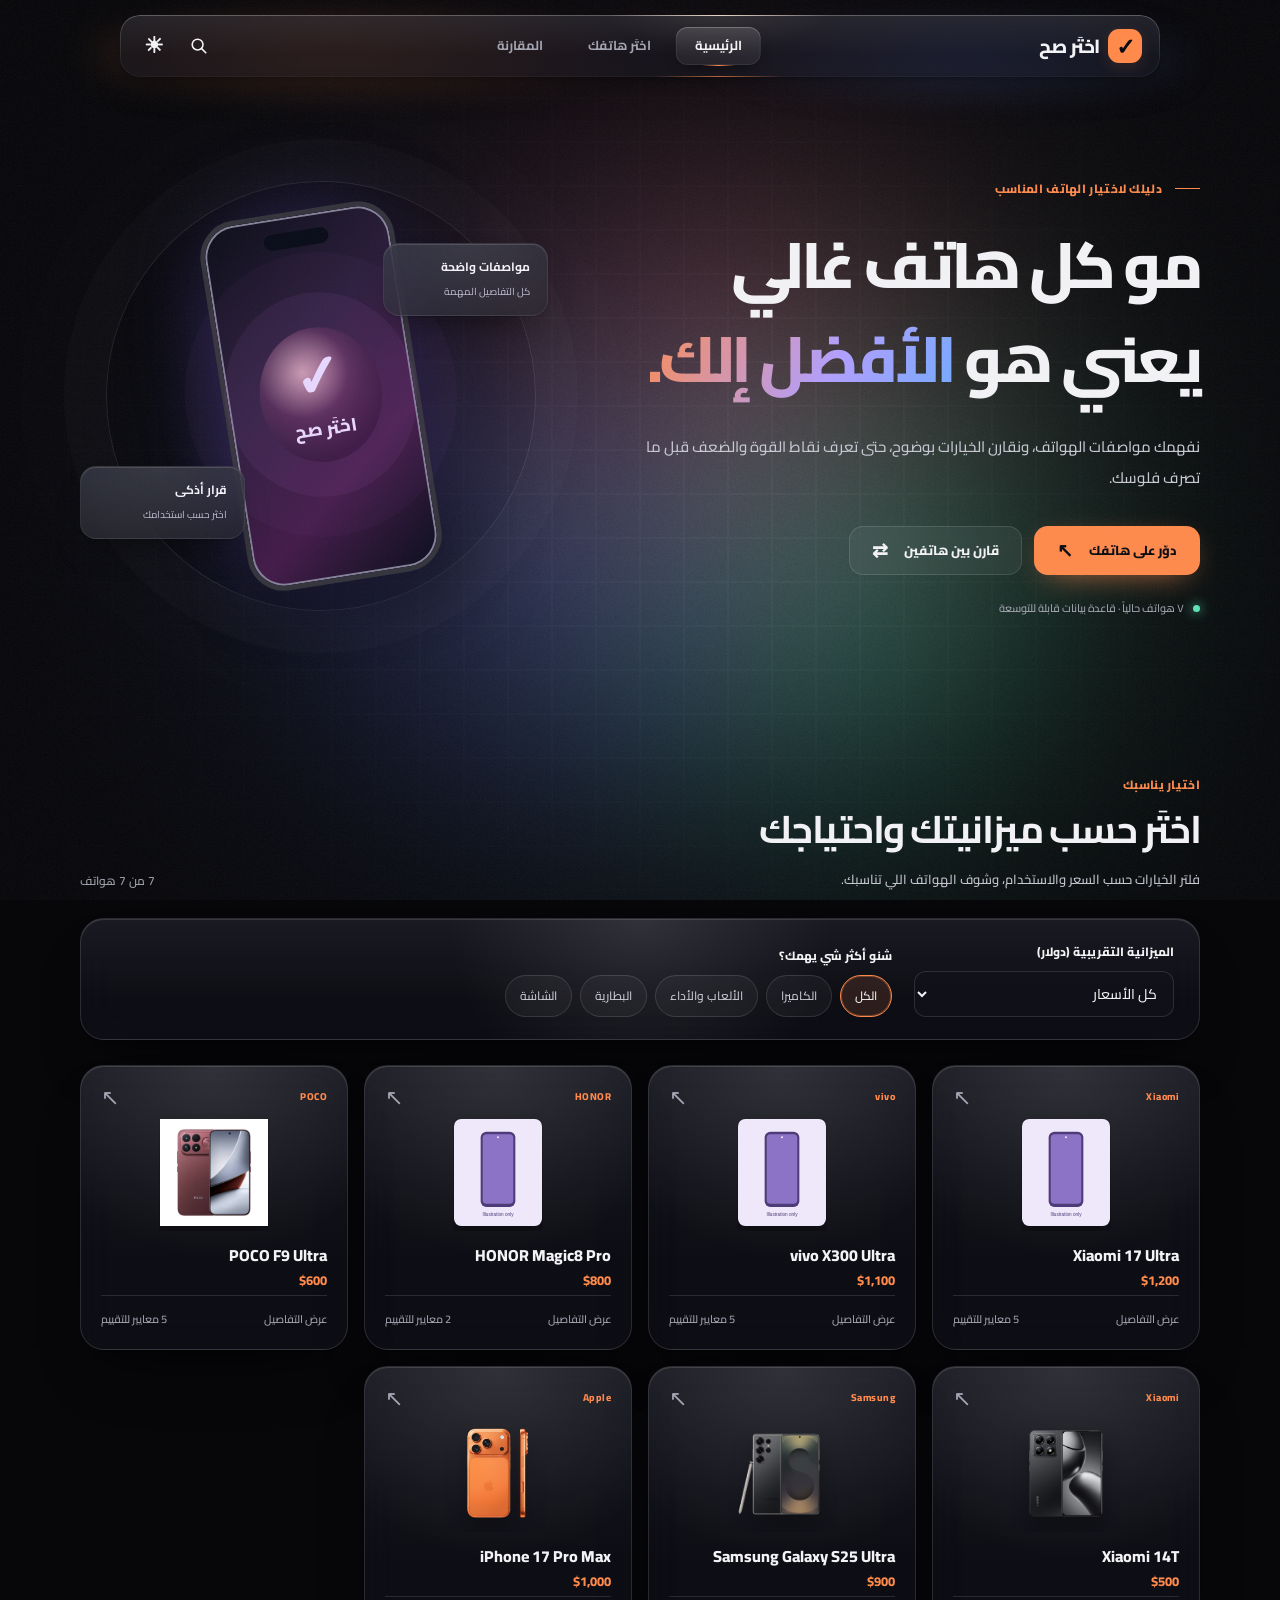
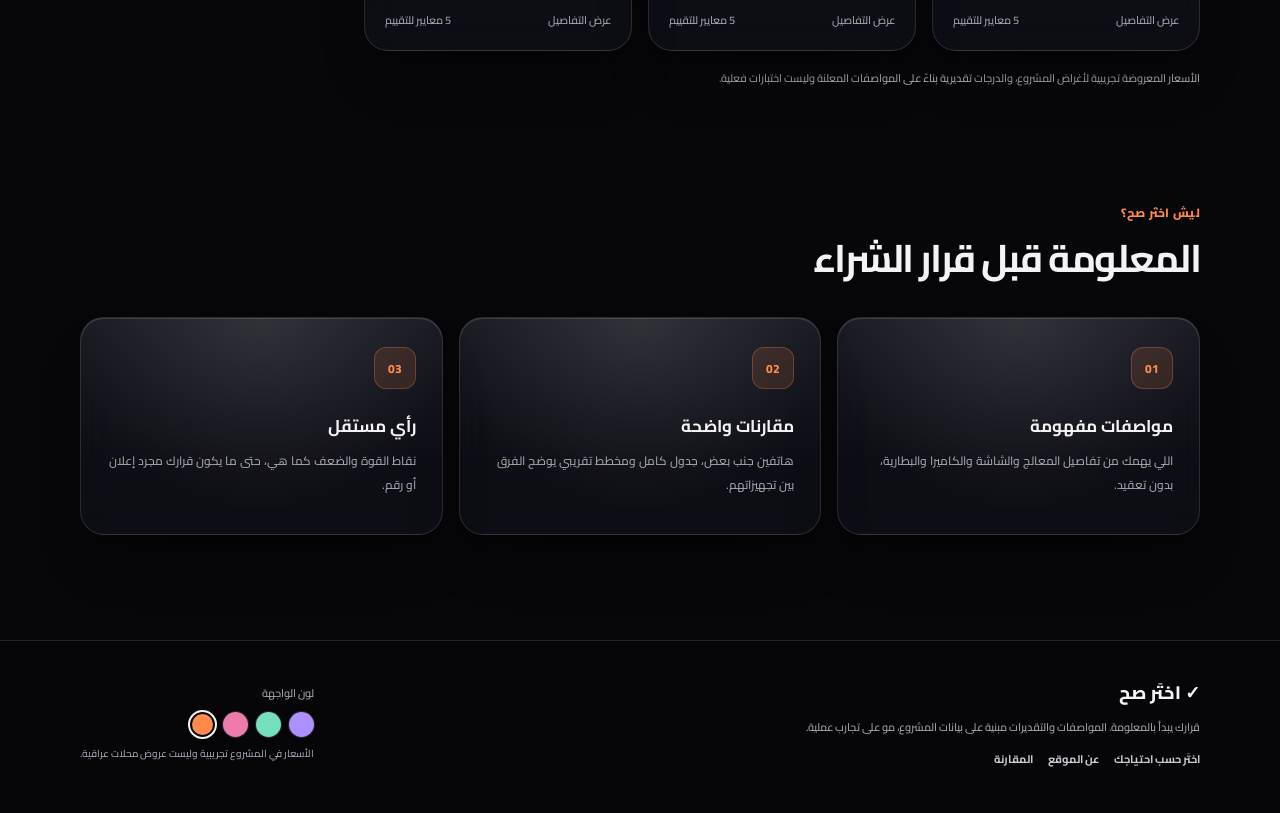
<file: index.html>
<!doctype html>
<html lang="ar" dir="rtl"><head><meta charset="utf-8"><meta name="viewport" content="width=device-width,initial-scale=1">
<meta name="description" content="قارن مواصفات الهواتف واطّلع على نقاط القوة والضعف واختَر على حسب احتياجك."><title>اختَر صح | دليلك لاختيار الهاتف</title>
<link rel="icon" href="data:image/svg+xml,%3Csvg xmlns='http://www.w3.org/2000/svg' viewBox='0 0 64 64'%3E%3Crect width='64' height='64' rx='17' fill='%23ff8a4c'/%3E%3Cpath d='M17 33l11 10 19-22' stroke='%23070a13' stroke-width='7' fill='none' stroke-linecap='round'/%3E%3C/svg%3E">
<script>try{let t=localStorage.getItem('siteTheme'),p=localStorage.getItem('sitePalette');document.documentElement.dataset.theme=['dark','light'].includes(t)?t:'dark';document.documentElement.dataset.palette=['violet','pine','burgundy','copper'].includes(p)?p:'copper'}catch(e){document.documentElement.dataset.theme='dark';document.documentElement.dataset.palette='copper'}</script>
<link rel="preconnect" href="https://fonts.googleapis.com"><link rel="preconnect" href="https://fonts.gstatic.com" crossorigin><link href="https://fonts.googleapis.com/css2?family=Cairo:wght@400;500;600;700;800&display=swap" rel="stylesheet">
<link rel="stylesheet" href="assets/site.css"><link rel="stylesheet" href="assets/mobile-light.css?v=20261103-touchfix"></head><body data-page="home" >
<div class="ambient" aria-hidden="true"><canvas id="ambientCanvas"></canvas><canvas id="fogCanvas"></canvas><div class="fog-fallback" aria-hidden="true"><i></i><i></i><i></i></div><div class="ambient-pools"><i></i><i></i><i></i></div></div>
<header class="site-header">
 <div class="nav-ambient" aria-hidden="true"></div>
 <div class="site-nav" data-wrap>
 <nav class="bar" data-bar aria-label="التنقل الرئيسي">
  <span class="bar__edge" aria-hidden="true"></span><span class="bar__sheen" aria-hidden="true"></span>
  <a class="brand" href="index.html" aria-label="اختَر صح — الرئيسية"><span class="brand__mark">✓</span><span class="brand__name">اختَر صح</span></a>
  <div class="mid" data-mid><div class="links" data-links>
    <span class="pill" data-pill><span class="pill__glass"></span></span><span class="ghost" data-ghost></span>
    <a class="link" data-link href="index.html"><span class="link__in">الرئيسية</span></a>
    <a class="link" data-link href="index.html#finder"><span class="link__in">اختَر هاتفك</span></a>
    <a class="link" data-link href="compare.html"><span class="link__in">المقارنة</span></a>
   </div><div class="field" data-field>
    <svg class="field__icon" viewBox="0 0 20 20" aria-hidden="true"><circle cx="8.6" cy="8.6" r="5.4"/><path d="M12.6 12.6l4.2 4.2"/></svg>
    <label class="sr" for="globalSearch">البحث في الهواتف</label>
    <input class="field__input" id="globalSearch" data-input type="search" autocomplete="off" placeholder="اسم الهاتف..." role="combobox" aria-expanded="false" aria-controls="globalResults" aria-autocomplete="list">
    <kbd class="field__key" aria-hidden="true">Esc</kbd></div></div>
   <div class="acts">
    <button class="act act--search" type="button" data-search aria-expanded="false" aria-label="فتح البحث"><span class="act__in">
     <svg class="act__icon act__icon--find" data-find viewBox="0 0 20 20" aria-hidden="true"><circle cx="8.6" cy="8.6" r="5.4"/><path d="M12.6 12.6l4.2 4.2"/></svg>
     <svg class="act__icon act__icon--close" data-close viewBox="0 0 20 20" aria-hidden="true"><path d="M5.5 5.5l9 9M14.5 5.5l-9 9"/></svg></span></button>
    <button class="act act--theme" id="themeToggle" type="button" aria-label="تبديل الوضع الليلي" title="تبديل الوضع الليلي">◐</button>
   </div>
  </nav>
  <div class="panel" data-panel id="globalResults" role="listbox" aria-label="نتائج بحث الهواتف" hidden>
   <span class="panel__edge" aria-hidden="true"></span>
   <div class="panel__head"><span>الهواتف المتوفرة</span><span data-count></span></div>
   <span class="hilite" data-hilite aria-hidden="true"></span><div class="rows" data-rows></div>
   <p class="panel__none" data-none hidden>ما لقينا هذا الهاتف ضمن الهواتف السبعة الموجودة حالياً.</p>
  </div>
  <p class="sr" aria-live="polite" data-live></p>
 </div>
</header>
<main id="home">
<section class="hero content-shell"><div class="hero-copy">
 <span class="kicker"><span class="kicker-line"></span> دليلك لاختيار الهاتف المناسب</span>
 <h1>مو كل هاتف غالي<br>يعني هو <em>الأفضل إلك.</em></h1>
 <p class="hero-lead">نفهمك مواصفات الهواتف، ونقارن الخيارات بوضوح، حتى تعرف نقاط القوة والضعف قبل ما تصرف فلوسك.</p>
 <div class="hero-actions"><button type="button" class="cta cta--bright" data-open-search>دوّر على هاتفك <span>↖</span></button><a class="cta cta--outline" href="compare.html">قارن بين هاتفين <span>⇄</span></a></div>
 <p class="small-note"><span class="status-dot"></span> ٧ هواتف حالياً · قاعدة بيانات قابلة للتوسعة</p>
 </div><div class="hero-visual" aria-hidden="true"><div class="hero-orbit"></div>
 <div class="device-frame"><div class="device-island"></div><div class="device-shimmer"></div><div class="device-glyph">✓</div><span>اختَر صح</span></div>
 <div class="floating-chip chip-top"><b>مواصفات واضحة</b><small>كل التفاصيل المهمة</small></div>
 <div class="floating-chip chip-bottom"><b>قرار أذكى</b><small>اختَر حسب استخدامك</small></div></div></section>
<section class="listing-section content-shell" id="finder">
 <div class="section-header"><div><span class="section-eyebrow">اختيار يناسبك</span><h2>اختَر حسب ميزانيتك واحتياجك</h2><p>فلتر الخيارات حسب السعر والاستخدام، وشوف الهواتف اللي تناسبك.</p></div><span class="eyebrow-count" id="phoneCount">7 هواتف</span></div>
 <div class="filter-panel glass-card" id="filterPanel">
 <div class="filter-group"><label for="budget">الميزانية التقريبية (دولار)</label><select id="budget"><option value="all">كل الأسعار</option><option value="500">لحد 500$</option><option value="700">لحد 700$</option><option value="900">لحد 900$</option><option value="1200">لحد 1,200$</option></select></div>
 <div class="filter-group filter-needs"><span>شنو أكثر شي يهمك؟</span><div class="needs" id="needs" role="group" aria-label="أولوية الاستخدام"><button class="need is-active" type="button" data-need="all" aria-pressed="true">الكل</button><button class="need" type="button" data-need="الكاميرات" aria-pressed="false">الكاميرا</button><button class="need" type="button" data-need="الأداء" aria-pressed="false">الألعاب والأداء</button><button class="need" type="button" data-need="البطارية" aria-pressed="false">البطارية</button><button class="need" type="button" data-need="الشاشة" aria-pressed="false">الشاشة</button></div></div>
 </div><div id="finderResults" class="phone-grid" aria-live="polite"><div class="loading-state">جاري تحميل الهواتف...</div></div>
 <p class="disclaimer">الأسعار المعروضة تجريبية لأغراض المشروع، والدرجات تقديرية بناءً على المواصفات المعلنة وليست اختبارات فعلية.</p>
</section>
<section class="about-section content-shell" id="services"><div class="section-header"><div><span class="section-eyebrow">ليش اختَر صح؟</span><h2>المعلومة قبل قرار الشراء</h2></div></div>
<div class="feature-grid">
 <article class="glass-card feature-card"><span class="feature-icon">01</span><h3>مواصفات مفهومة</h3><p>اللي يهمك من تفاصيل المعالج والشاشة والكاميرا والبطارية، بدون تعقيد.</p></article>
 <article class="glass-card feature-card"><span class="feature-icon">02</span><h3>مقارنات واضحة</h3><p>هاتفين جنب بعض، جدول كامل ومخطط تقريبي يوضح الفرق بين تجهيزاتهم.</p></article>
 <article class="glass-card feature-card"><span class="feature-icon">03</span><h3>رأي مستقل</h3><p>نقاط القوة والضعف كما هي، حتى ما يكون قرارك مجرد إعلان أو رقم.</p></article>
</div></section>
</main>
<footer class="site-footer"><div class="content-shell footer-inner">
 <div><a class="foot-brand" href="index.html">✓ اختَر صح</a><p>قرارك يبدأ بالمعلومة. المواصفات والتقديرات مبنية على بيانات المشروع، مو على تجارب عملية.</p><nav class="footer-links" aria-label="روابط سريعة"><a href="index.html#finder">اختَر حسب احتياجك</a><a href="index.html#services">عن الموقع</a><a href="compare.html">المقارنة</a></nav></div>
 <div class="footer-options"><span>لون الواجهة</span><div class="palette-swatches" role="group" aria-label="لون الواجهة">
 <button data-palette="violet" title="بنفسجي" aria-label="بنفسجي"></button><button data-palette="pine" title="صنوبري" aria-label="صنوبري"></button><button data-palette="burgundy" title="عنابي" aria-label="عنابي"></button><button data-palette="copper" title="نحاسي" aria-label="نحاسي"></button>
 </div><span class="foot-small">الأسعار في المشروع تجريبية وليست عروض محلات عراقية.</span></div>
 </div></footer>
<script defer src="assets/offline-data.js"></script><script defer src="assets/app.js?v=20261103-touchfix"></script><script defer src="assets/ambient.js?v=20261103-touchfix"></script><script defer src="assets/fog.js?v=20261103-touchfix"></script><script defer src="assets/radar.js"></script>
</body></html>
</file>
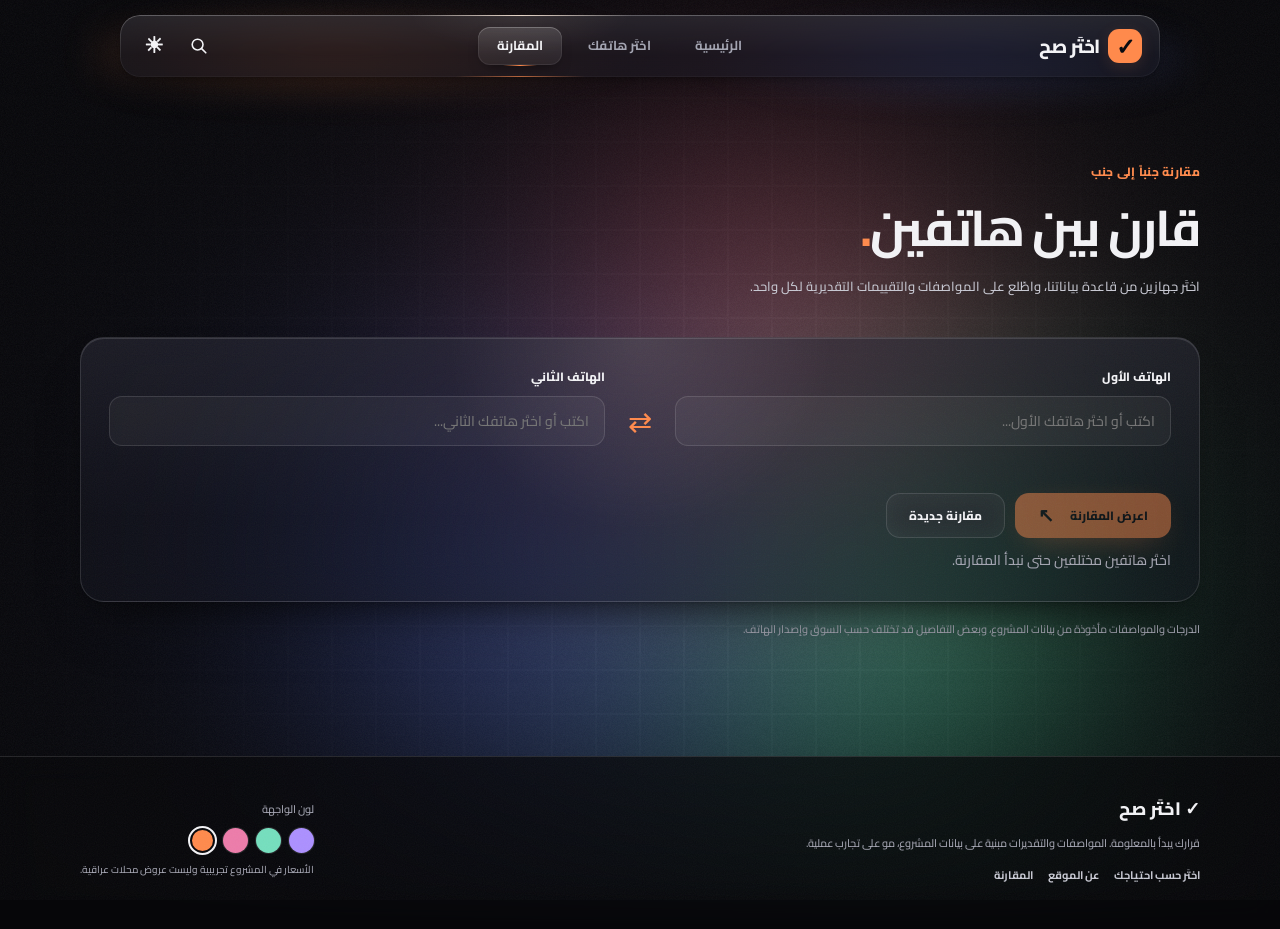
<file: compare.html>
<!doctype html>
<html lang="ar" dir="rtl"><head><meta charset="utf-8"><meta name="viewport" content="width=device-width,initial-scale=1">
<meta name="description" content="قارن بين هاتفين بالتفصيل من حيث المواصفات وتجهيزات الكاميرا والمعالج والبطارية."><title>مقارنة الهواتف | اختَر صح</title>
<link rel="icon" href="data:image/svg+xml,%3Csvg xmlns='http://www.w3.org/2000/svg' viewBox='0 0 64 64'%3E%3Crect width='64' height='64' rx='17' fill='%23ff8a4c'/%3E%3Cpath d='M17 33l11 10 19-22' stroke='%23070a13' stroke-width='7' fill='none' stroke-linecap='round'/%3E%3C/svg%3E">
<script>try{let t=localStorage.getItem('siteTheme'),p=localStorage.getItem('sitePalette');document.documentElement.dataset.theme=['dark','light'].includes(t)?t:'dark';document.documentElement.dataset.palette=['violet','pine','burgundy','copper'].includes(p)?p:'copper'}catch(e){document.documentElement.dataset.theme='dark';document.documentElement.dataset.palette='copper'}</script>
<link rel="preconnect" href="https://fonts.googleapis.com"><link rel="preconnect" href="https://fonts.gstatic.com" crossorigin><link href="https://fonts.googleapis.com/css2?family=Cairo:wght@400;500;600;700;800&display=swap" rel="stylesheet">
<link rel="stylesheet" href="assets/site.css"><link rel="stylesheet" href="assets/mobile-light.css?v=20261103-touchfix"></head><body data-page="compare" >
<div class="ambient" aria-hidden="true"><canvas id="ambientCanvas"></canvas><canvas id="fogCanvas"></canvas><div class="fog-fallback" aria-hidden="true"><i></i><i></i><i></i></div><div class="ambient-pools"><i></i><i></i><i></i></div></div>
<header class="site-header">
 <div class="nav-ambient" aria-hidden="true"></div>
 <div class="site-nav" data-wrap>
 <nav class="bar" data-bar aria-label="التنقل الرئيسي">
  <span class="bar__edge" aria-hidden="true"></span><span class="bar__sheen" aria-hidden="true"></span>
  <a class="brand" href="index.html" aria-label="اختَر صح — الرئيسية"><span class="brand__mark">✓</span><span class="brand__name">اختَر صح</span></a>
  <div class="mid" data-mid><div class="links" data-links>
    <span class="pill" data-pill><span class="pill__glass"></span></span><span class="ghost" data-ghost></span>
    <a class="link" data-link href="index.html"><span class="link__in">الرئيسية</span></a>
    <a class="link" data-link href="index.html#finder"><span class="link__in">اختَر هاتفك</span></a>
    <a class="link" data-link href="compare.html"><span class="link__in">المقارنة</span></a>
   </div><div class="field" data-field>
    <svg class="field__icon" viewBox="0 0 20 20" aria-hidden="true"><circle cx="8.6" cy="8.6" r="5.4"/><path d="M12.6 12.6l4.2 4.2"/></svg>
    <label class="sr" for="globalSearch">البحث في الهواتف</label>
    <input class="field__input" id="globalSearch" data-input type="search" autocomplete="off" placeholder="اسم الهاتف..." role="combobox" aria-expanded="false" aria-controls="globalResults" aria-autocomplete="list">
    <kbd class="field__key" aria-hidden="true">Esc</kbd></div></div>
   <div class="acts">
    <button class="act act--search" type="button" data-search aria-expanded="false" aria-label="فتح البحث"><span class="act__in">
     <svg class="act__icon act__icon--find" data-find viewBox="0 0 20 20" aria-hidden="true"><circle cx="8.6" cy="8.6" r="5.4"/><path d="M12.6 12.6l4.2 4.2"/></svg>
     <svg class="act__icon act__icon--close" data-close viewBox="0 0 20 20" aria-hidden="true"><path d="M5.5 5.5l9 9M14.5 5.5l-9 9"/></svg></span></button>
    <button class="act act--theme" id="themeToggle" type="button" aria-label="تبديل الوضع الليلي" title="تبديل الوضع الليلي">◐</button>
   </div>
  </nav>
  <div class="panel" data-panel id="globalResults" role="listbox" aria-label="نتائج بحث الهواتف" hidden>
   <span class="panel__edge" aria-hidden="true"></span>
   <div class="panel__head"><span>الهواتف المتوفرة</span><span data-count></span></div>
   <span class="hilite" data-hilite aria-hidden="true"></span><div class="rows" data-rows></div>
   <p class="panel__none" data-none hidden>ما لقينا هذا الهاتف ضمن الهواتف السبعة الموجودة حالياً.</p>
  </div>
  <p class="sr" aria-live="polite" data-live></p>
 </div>
</header>
<main class="content-shell inner-page compare-page"><div class="page-intro"><span class="section-eyebrow">مقارنة جنباً إلى جنب</span><h1>قارن بين هاتفين<span class="heading-dot">.</span></h1><p>اختَر جهازين من قاعدة بياناتنا، واطّلع على المواصفات والتقييمات التقديرية لكل واحد.</p></div>
<section class="compare-builder glass-card"><div class="pickers">
<div class="pick"><label for="search1">الهاتف الأول</label><input id="search1" type="search" autocomplete="off" placeholder="اكتب أو اختَر هاتفك الأول..." aria-controls="options1"><div id="options1" class="pick-options"></div><div class="chosen" id="chosen1"></div></div>
<div class="swap-indicator" aria-hidden="true">⇄</div>
<div class="pick"><label for="search2">الهاتف الثاني</label><input id="search2" type="search" autocomplete="off" placeholder="اكتب أو اختَر هاتفك الثاني..." aria-controls="options2"><div id="options2" class="pick-options"></div><div class="chosen" id="chosen2"></div></div>
</div><div class="compare-acts"><button class="cta cta--bright" id="compareButton" type="button" disabled>اعرض المقارنة <span>↖</span></button><button class="cta cta--outline" id="newCompare" type="button">مقارنة جديدة</button></div><p class="muted message" id="compareMessage" role="status">اختَر هاتفين مختلفين حتى نبدأ المقارنة.</p></section>
<section id="comparisonOutput" hidden><div class="section-header"><div><span class="section-eyebrow">تفاصيل الأجهزة</span><h2>المواصفات جنباً إلى جنب</h2></div></div><div class="table-shell glass-card" id="comparisonTable"></div><section class="score-section" id="radarSection" hidden>
 <div class="section-header"><div><span class="section-eyebrow">تحليل تقريبي</span><h2>المقارنة البيانية</h2><p>الدرجات مستنتجة من المواصفات المعلنة؛ مو اختبارات فعلية، ولا تشمل السعر المحلي.</p></div></div>
 <article class="radar-card glass-card" data-radar-card>
 <div class="radar-card-head"><div><span class="section-eyebrow">مقارنة الأجهزة</span><h3 id="radarTitle">مقارنة المواصفات</h3></div><div class="radar-tags"><span class="tag-a" id="radarNameA"></span><span class="tag-b" id="radarNameB"></span></div></div>
 <div class="radar-stage" data-radar-stage>
  <svg class="radar-svg" data-svg viewBox="-118 -118 236 236" aria-hidden="true"><defs>
   <linearGradient id="rgMain" gradientUnits="userSpaceOnUse" x1="-100" y1="-90" x2="100" y2="90"><stop offset="0" stop-color="#8b7bff"/><stop offset="1" stop-color="#52d6ff"/></linearGradient>
   <linearGradient id="rgFill" gradientUnits="userSpaceOnUse" x1="-100" y1="-90" x2="100" y2="90"><stop offset="0" stop-color="#8b7bff" stop-opacity=".32"/><stop offset="1" stop-color="#52d6ff" stop-opacity=".14"/></linearGradient>
   <radialGradient id="rgBeam" cx="0" cy="0" r="108" gradientUnits="userSpaceOnUse"><stop offset="0" stop-color="#52d6ff" stop-opacity="0"/><stop offset=".75" stop-color="#8b7bff" stop-opacity=".21"/><stop offset="1" stop-color="#52d6ff" stop-opacity="0"/></radialGradient>
   <linearGradient id="rgAxis" x1="0" y1="0" x2="0" y2="-104" gradientUnits="userSpaceOnUse"><stop offset="0" stop-color="#fff" stop-opacity="0"/><stop offset=".75" stop-color="#52d6ff" stop-opacity=".65"/><stop offset="1" stop-color="#fff" stop-opacity=".9"/></linearGradient>
   <filter id="rgSoft" x="-60%" y="-60%" width="220%" height="220%"><feGaussianBlur stdDeviation="7"/></filter><filter id="rgGlow" x="-40%" y="-40%" width="180%" height="180%"><feGaussianBlur stdDeviation="5"/></filter>
  </defs><g class="radar-rings" data-rings></g><g class="radar-axes" data-axes></g><g class="radar-beam" data-beam><path data-wedge fill="url(#rgBeam)" filter="url(#rgSoft)"/><line x1="0" y1="0" x2="0" y2="-104" stroke="url(#rgAxis)"/></g>
  <path class="radar-base" data-base/><path class="radar-glow" data-glow filter="url(#rgGlow)"/><path class="radar-fill" data-fill fill="url(#rgFill)"/><path class="radar-line" data-line stroke="url(#rgMain)"/><g data-dots></g><circle class="radar-halo" data-halo r="7"/></svg>
 <div class="radar-labels" data-labels></div><div class="radar-tip" data-tip><div class="radar-tip-glass"><span id="tipName">الكاميرات</span><b id="tipA">0</b><small id="tipB"></small></div></div>
 </div><div class="radar-legend"><span><i class="radar-legend-a"></i><b id="legendA"></b></span><span><i class="radar-legend-b"></i><b id="legendB"></b></span></div>
 </article><div class="analysis-grid" id="analysisGrid"></div>
</section></section>
<p class="disclaimer">الدرجات والمواصفات مأخوذة من بيانات المشروع، وبعض التفاصيل قد تختلف حسب السوق وإصدار الهاتف.</p>
</main>
<footer class="site-footer"><div class="content-shell footer-inner">
 <div><a class="foot-brand" href="index.html">✓ اختَر صح</a><p>قرارك يبدأ بالمعلومة. المواصفات والتقديرات مبنية على بيانات المشروع، مو على تجارب عملية.</p><nav class="footer-links" aria-label="روابط سريعة"><a href="index.html#finder">اختَر حسب احتياجك</a><a href="index.html#services">عن الموقع</a><a href="compare.html">المقارنة</a></nav></div>
 <div class="footer-options"><span>لون الواجهة</span><div class="palette-swatches" role="group" aria-label="لون الواجهة">
 <button data-palette="violet" title="بنفسجي" aria-label="بنفسجي"></button><button data-palette="pine" title="صنوبري" aria-label="صنوبري"></button><button data-palette="burgundy" title="عنابي" aria-label="عنابي"></button><button data-palette="copper" title="نحاسي" aria-label="نحاسي"></button>
 </div><span class="foot-small">الأسعار في المشروع تجريبية وليست عروض محلات عراقية.</span></div>
 </div></footer>
<script defer src="assets/offline-data.js"></script><script defer src="assets/app.js?v=20261103-touchfix"></script><script defer src="assets/ambient.js?v=20261103-touchfix"></script><script defer src="assets/fog.js?v=20261103-touchfix"></script><script defer src="assets/radar.js"></script>
</body></html>
</file>
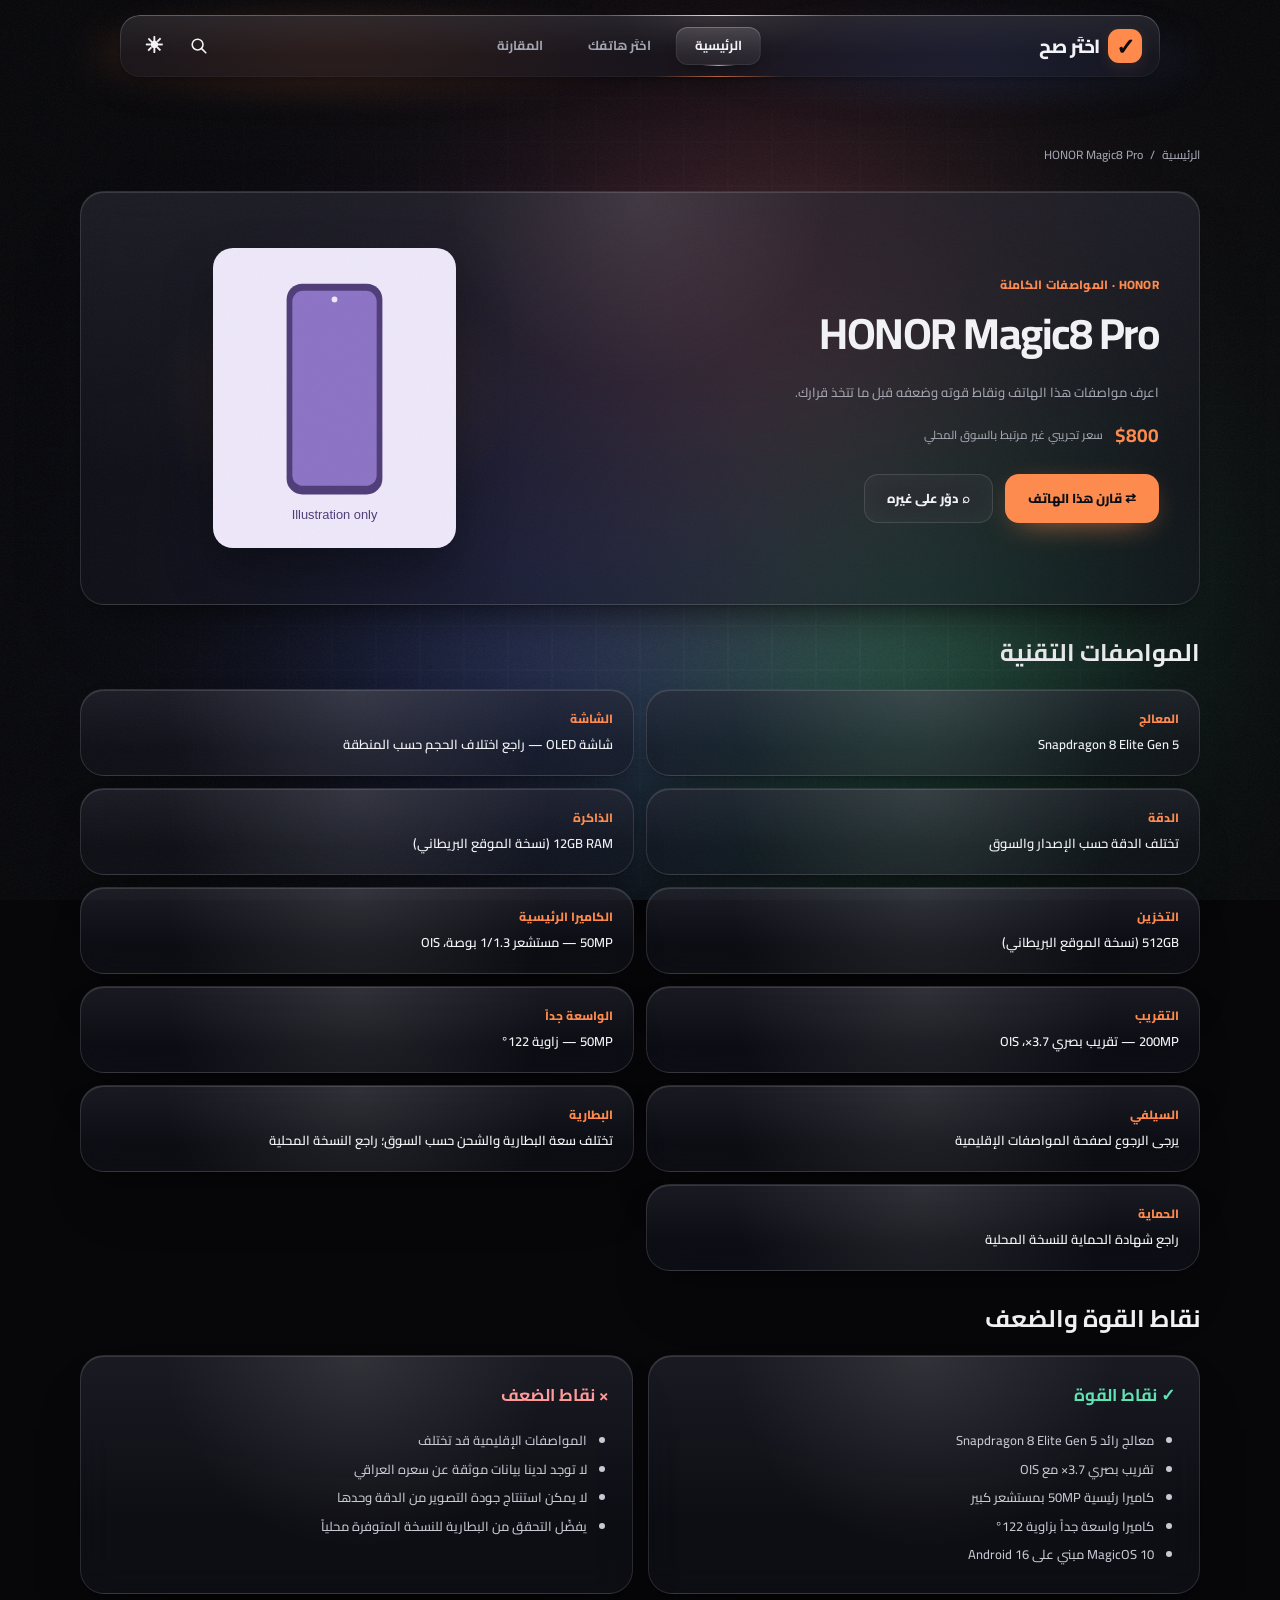
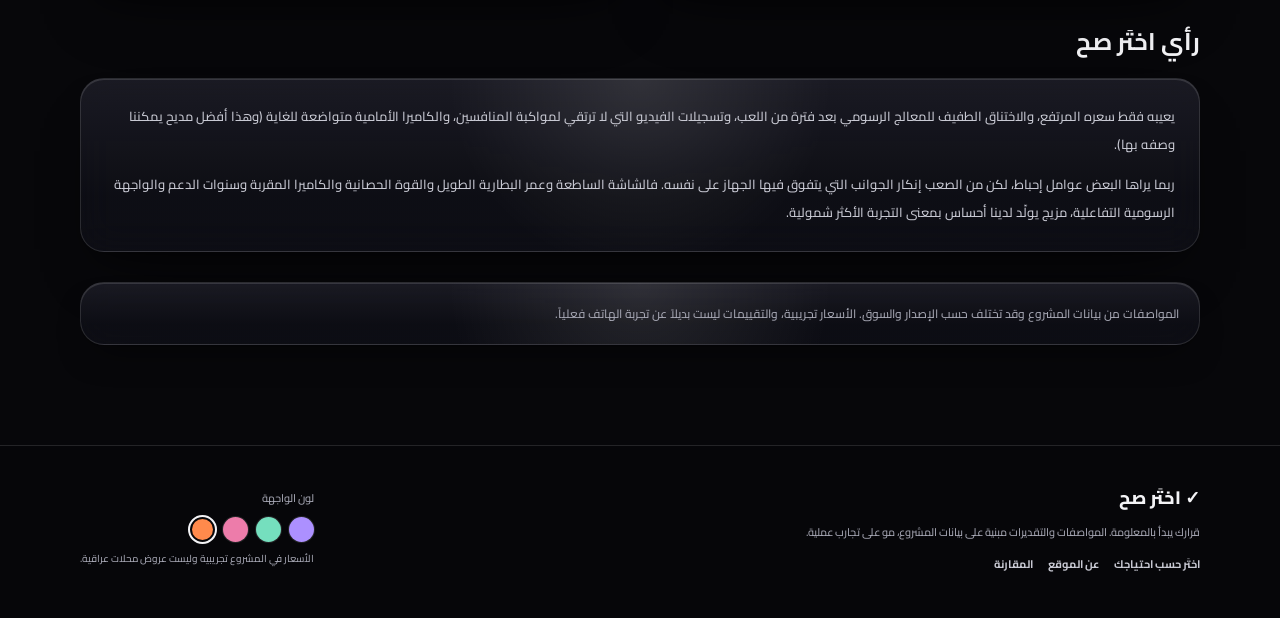
<file: honor-magic8-pro.html>
<!doctype html>
<html lang="ar" dir="rtl"><head><meta charset="utf-8"><meta name="viewport" content="width=device-width,initial-scale=1">
<meta name="description" content="مواصفات HONOR Magic8 Pro ونقاط القوة والضعف."><title>HONOR Magic8 Pro | اختَر صح</title>
<link rel="icon" href="data:image/svg+xml,%3Csvg xmlns='http://www.w3.org/2000/svg' viewBox='0 0 64 64'%3E%3Crect width='64' height='64' rx='17' fill='%23ff8a4c'/%3E%3Cpath d='M17 33l11 10 19-22' stroke='%23070a13' stroke-width='7' fill='none' stroke-linecap='round'/%3E%3C/svg%3E">
<script>try{let t=localStorage.getItem('siteTheme'),p=localStorage.getItem('sitePalette');document.documentElement.dataset.theme=['dark','light'].includes(t)?t:'dark';document.documentElement.dataset.palette=['violet','pine','burgundy','copper'].includes(p)?p:'copper'}catch(e){document.documentElement.dataset.theme='dark';document.documentElement.dataset.palette='copper'}</script>
<link rel="preconnect" href="https://fonts.googleapis.com"><link rel="preconnect" href="https://fonts.gstatic.com" crossorigin><link href="https://fonts.googleapis.com/css2?family=Cairo:wght@400;500;600;700;800&display=swap" rel="stylesheet">
<link rel="stylesheet" href="assets/site.css"><link rel="stylesheet" href="assets/mobile-light.css?v=20261103-touchfix"></head><body data-page="phone" data-phone-id="honor-magic8-pro">
<div class="ambient" aria-hidden="true"><canvas id="ambientCanvas"></canvas><canvas id="fogCanvas"></canvas><div class="fog-fallback" aria-hidden="true"><i></i><i></i><i></i></div><div class="ambient-pools"><i></i><i></i><i></i></div></div>
<header class="site-header">
 <div class="nav-ambient" aria-hidden="true"></div>
 <div class="site-nav" data-wrap>
 <nav class="bar" data-bar aria-label="التنقل الرئيسي">
  <span class="bar__edge" aria-hidden="true"></span><span class="bar__sheen" aria-hidden="true"></span>
  <a class="brand" href="index.html" aria-label="اختَر صح — الرئيسية"><span class="brand__mark">✓</span><span class="brand__name">اختَر صح</span></a>
  <div class="mid" data-mid><div class="links" data-links>
    <span class="pill" data-pill><span class="pill__glass"></span></span><span class="ghost" data-ghost></span>
    <a class="link" data-link href="index.html"><span class="link__in">الرئيسية</span></a>
    <a class="link" data-link href="index.html#finder"><span class="link__in">اختَر هاتفك</span></a>
    <a class="link" data-link href="compare.html"><span class="link__in">المقارنة</span></a>
   </div><div class="field" data-field>
    <svg class="field__icon" viewBox="0 0 20 20" aria-hidden="true"><circle cx="8.6" cy="8.6" r="5.4"/><path d="M12.6 12.6l4.2 4.2"/></svg>
    <label class="sr" for="globalSearch">البحث في الهواتف</label>
    <input class="field__input" id="globalSearch" data-input type="search" autocomplete="off" placeholder="اسم الهاتف..." role="combobox" aria-expanded="false" aria-controls="globalResults" aria-autocomplete="list">
    <kbd class="field__key" aria-hidden="true">Esc</kbd></div></div>
   <div class="acts">
    <button class="act act--search" type="button" data-search aria-expanded="false" aria-label="فتح البحث"><span class="act__in">
     <svg class="act__icon act__icon--find" data-find viewBox="0 0 20 20" aria-hidden="true"><circle cx="8.6" cy="8.6" r="5.4"/><path d="M12.6 12.6l4.2 4.2"/></svg>
     <svg class="act__icon act__icon--close" data-close viewBox="0 0 20 20" aria-hidden="true"><path d="M5.5 5.5l9 9M14.5 5.5l-9 9"/></svg></span></button>
    <button class="act act--theme" id="themeToggle" type="button" aria-label="تبديل الوضع الليلي" title="تبديل الوضع الليلي">◐</button>
   </div>
  </nav>
  <div class="panel" data-panel id="globalResults" role="listbox" aria-label="نتائج بحث الهواتف" hidden>
   <span class="panel__edge" aria-hidden="true"></span>
   <div class="panel__head"><span>الهواتف المتوفرة</span><span data-count></span></div>
   <span class="hilite" data-hilite aria-hidden="true"></span><div class="rows" data-rows></div>
   <p class="panel__none" data-none hidden>ما لقينا هذا الهاتف ضمن الهواتف السبعة الموجودة حالياً.</p>
  </div>
  <p class="sr" aria-live="polite" data-live></p>
 </div>
</header>
<main class="content-shell inner-page phone-page"><nav class="breadcrumbs" aria-label="أنت هنا"><a href="index.html">الرئيسية</a><span> / </span><span id="breadcrumbName">تفاصيل الهاتف</span></nav>
<div id="phoneContent" class="phone-content"><div class="loading-state">جاري تحميل تفاصيل الهاتف...</div></div>
</main>
<footer class="site-footer"><div class="content-shell footer-inner">
 <div><a class="foot-brand" href="index.html">✓ اختَر صح</a><p>قرارك يبدأ بالمعلومة. المواصفات والتقديرات مبنية على بيانات المشروع، مو على تجارب عملية.</p><nav class="footer-links" aria-label="روابط سريعة"><a href="index.html#finder">اختَر حسب احتياجك</a><a href="index.html#services">عن الموقع</a><a href="compare.html">المقارنة</a></nav></div>
 <div class="footer-options"><span>لون الواجهة</span><div class="palette-swatches" role="group" aria-label="لون الواجهة">
 <button data-palette="violet" title="بنفسجي" aria-label="بنفسجي"></button><button data-palette="pine" title="صنوبري" aria-label="صنوبري"></button><button data-palette="burgundy" title="عنابي" aria-label="عنابي"></button><button data-palette="copper" title="نحاسي" aria-label="نحاسي"></button>
 </div><span class="foot-small">الأسعار في المشروع تجريبية وليست عروض محلات عراقية.</span></div>
 </div></footer>
<script defer src="assets/offline-data.js"></script><script defer src="assets/app.js?v=20261103-touchfix"></script><script defer src="assets/ambient.js?v=20261103-touchfix"></script><script defer src="assets/fog.js?v=20261103-touchfix"></script><script defer src="assets/radar.js"></script>
</body></html>
</file>
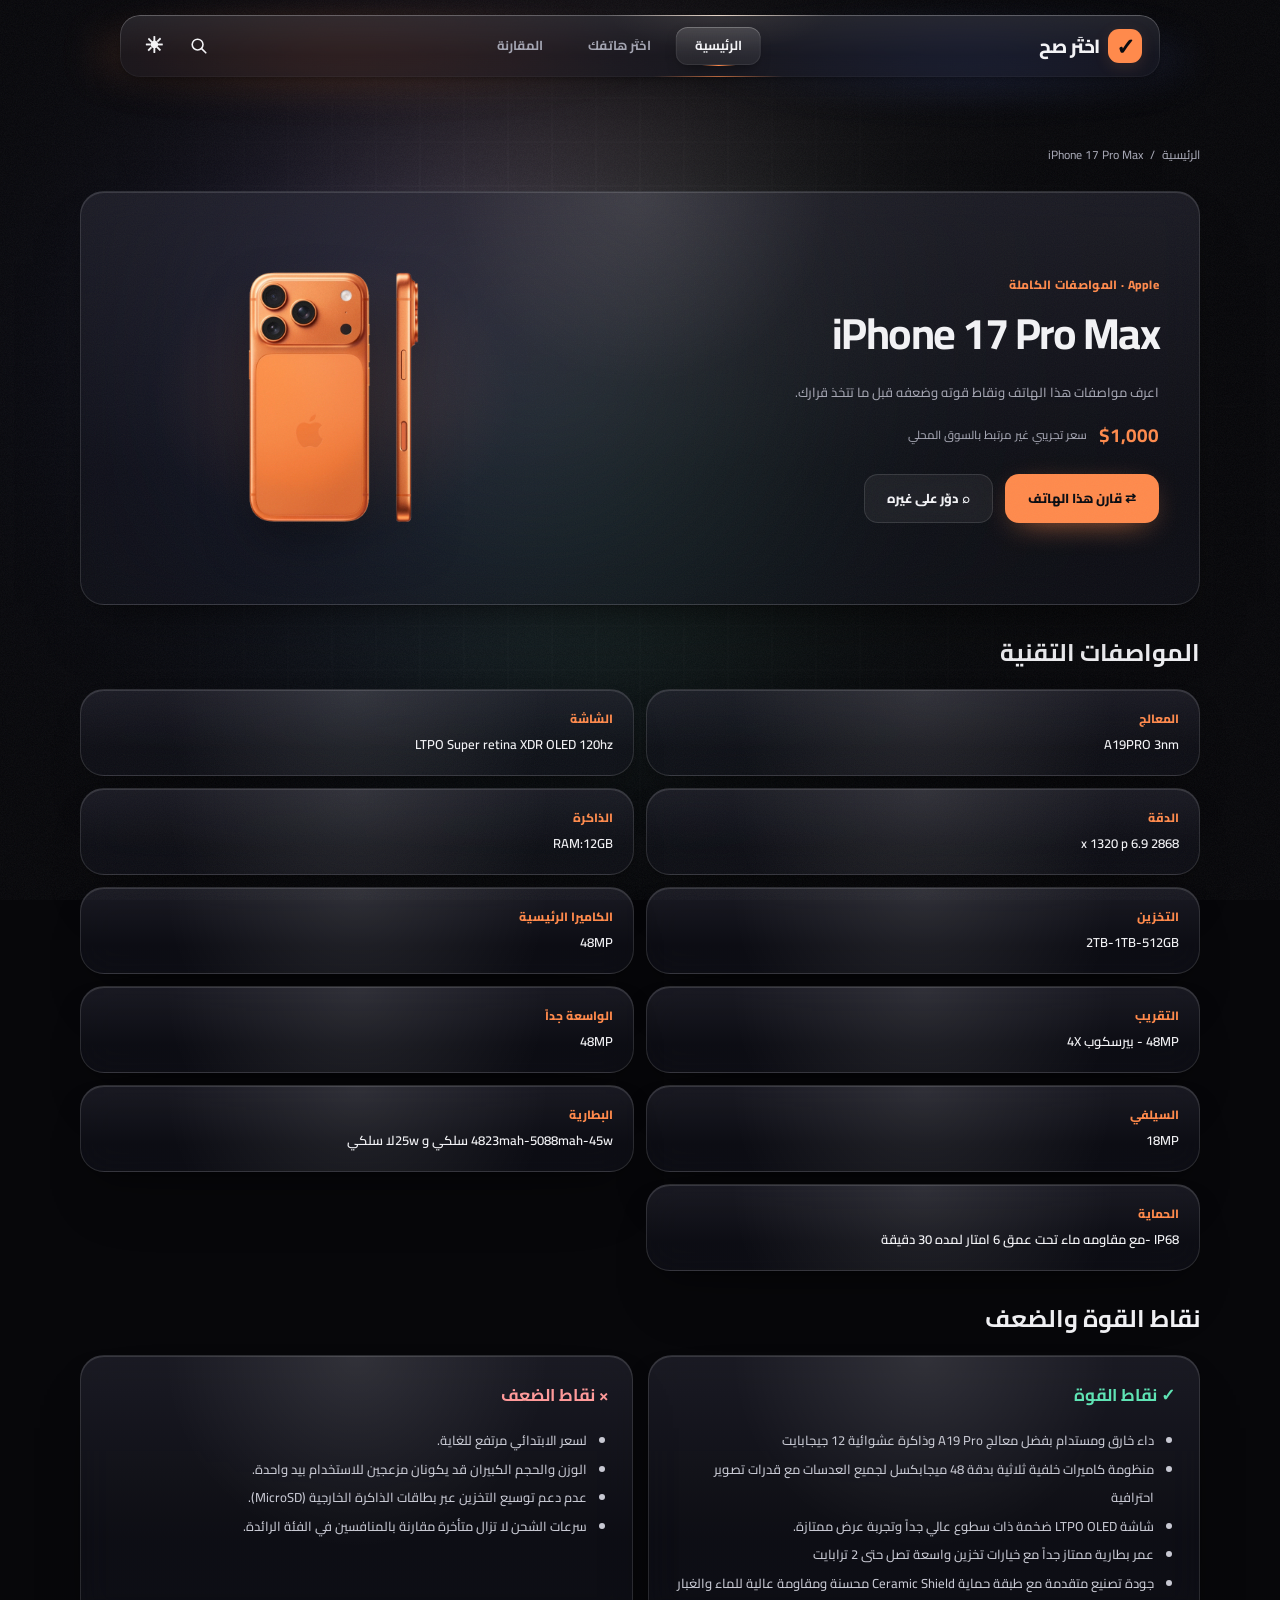
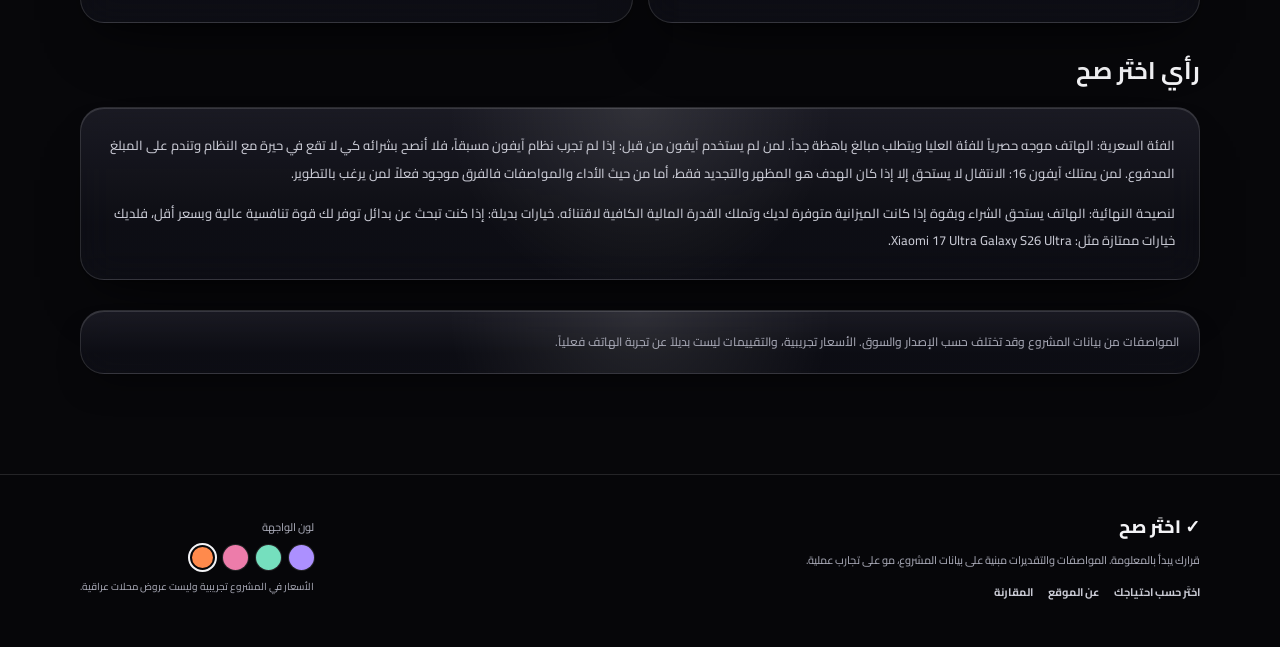
<file: iphone-17-pro-max.html>
<!doctype html>
<html lang="ar" dir="rtl"><head><meta charset="utf-8"><meta name="viewport" content="width=device-width,initial-scale=1">
<meta name="description" content="مواصفات iPhone 17 Pro Max ونقاط القوة والضعف."><title>iPhone 17 Pro Max | اختَر صح</title>
<link rel="icon" href="data:image/svg+xml,%3Csvg xmlns='http://www.w3.org/2000/svg' viewBox='0 0 64 64'%3E%3Crect width='64' height='64' rx='17' fill='%23ff8a4c'/%3E%3Cpath d='M17 33l11 10 19-22' stroke='%23070a13' stroke-width='7' fill='none' stroke-linecap='round'/%3E%3C/svg%3E">
<script>try{let t=localStorage.getItem('siteTheme'),p=localStorage.getItem('sitePalette');document.documentElement.dataset.theme=['dark','light'].includes(t)?t:'dark';document.documentElement.dataset.palette=['violet','pine','burgundy','copper'].includes(p)?p:'copper'}catch(e){document.documentElement.dataset.theme='dark';document.documentElement.dataset.palette='copper'}</script>
<link rel="preconnect" href="https://fonts.googleapis.com"><link rel="preconnect" href="https://fonts.gstatic.com" crossorigin><link href="https://fonts.googleapis.com/css2?family=Cairo:wght@400;500;600;700;800&display=swap" rel="stylesheet">
<link rel="stylesheet" href="assets/site.css"><link rel="stylesheet" href="assets/mobile-light.css?v=20261103-touchfix"></head><body data-page="phone" data-phone-id="iphone-17-pro-max">
<div class="ambient" aria-hidden="true"><canvas id="ambientCanvas"></canvas><canvas id="fogCanvas"></canvas><div class="fog-fallback" aria-hidden="true"><i></i><i></i><i></i></div><div class="ambient-pools"><i></i><i></i><i></i></div></div>
<header class="site-header">
 <div class="nav-ambient" aria-hidden="true"></div>
 <div class="site-nav" data-wrap>
 <nav class="bar" data-bar aria-label="التنقل الرئيسي">
  <span class="bar__edge" aria-hidden="true"></span><span class="bar__sheen" aria-hidden="true"></span>
  <a class="brand" href="index.html" aria-label="اختَر صح — الرئيسية"><span class="brand__mark">✓</span><span class="brand__name">اختَر صح</span></a>
  <div class="mid" data-mid><div class="links" data-links>
    <span class="pill" data-pill><span class="pill__glass"></span></span><span class="ghost" data-ghost></span>
    <a class="link" data-link href="index.html"><span class="link__in">الرئيسية</span></a>
    <a class="link" data-link href="index.html#finder"><span class="link__in">اختَر هاتفك</span></a>
    <a class="link" data-link href="compare.html"><span class="link__in">المقارنة</span></a>
   </div><div class="field" data-field>
    <svg class="field__icon" viewBox="0 0 20 20" aria-hidden="true"><circle cx="8.6" cy="8.6" r="5.4"/><path d="M12.6 12.6l4.2 4.2"/></svg>
    <label class="sr" for="globalSearch">البحث في الهواتف</label>
    <input class="field__input" id="globalSearch" data-input type="search" autocomplete="off" placeholder="اسم الهاتف..." role="combobox" aria-expanded="false" aria-controls="globalResults" aria-autocomplete="list">
    <kbd class="field__key" aria-hidden="true">Esc</kbd></div></div>
   <div class="acts">
    <button class="act act--search" type="button" data-search aria-expanded="false" aria-label="فتح البحث"><span class="act__in">
     <svg class="act__icon act__icon--find" data-find viewBox="0 0 20 20" aria-hidden="true"><circle cx="8.6" cy="8.6" r="5.4"/><path d="M12.6 12.6l4.2 4.2"/></svg>
     <svg class="act__icon act__icon--close" data-close viewBox="0 0 20 20" aria-hidden="true"><path d="M5.5 5.5l9 9M14.5 5.5l-9 9"/></svg></span></button>
    <button class="act act--theme" id="themeToggle" type="button" aria-label="تبديل الوضع الليلي" title="تبديل الوضع الليلي">◐</button>
   </div>
  </nav>
  <div class="panel" data-panel id="globalResults" role="listbox" aria-label="نتائج بحث الهواتف" hidden>
   <span class="panel__edge" aria-hidden="true"></span>
   <div class="panel__head"><span>الهواتف المتوفرة</span><span data-count></span></div>
   <span class="hilite" data-hilite aria-hidden="true"></span><div class="rows" data-rows></div>
   <p class="panel__none" data-none hidden>ما لقينا هذا الهاتف ضمن الهواتف السبعة الموجودة حالياً.</p>
  </div>
  <p class="sr" aria-live="polite" data-live></p>
 </div>
</header>
<main class="content-shell inner-page phone-page"><nav class="breadcrumbs" aria-label="أنت هنا"><a href="index.html">الرئيسية</a><span> / </span><span id="breadcrumbName">تفاصيل الهاتف</span></nav>
<div id="phoneContent" class="phone-content"><div class="loading-state">جاري تحميل تفاصيل الهاتف...</div></div>
</main>
<footer class="site-footer"><div class="content-shell footer-inner">
 <div><a class="foot-brand" href="index.html">✓ اختَر صح</a><p>قرارك يبدأ بالمعلومة. المواصفات والتقديرات مبنية على بيانات المشروع، مو على تجارب عملية.</p><nav class="footer-links" aria-label="روابط سريعة"><a href="index.html#finder">اختَر حسب احتياجك</a><a href="index.html#services">عن الموقع</a><a href="compare.html">المقارنة</a></nav></div>
 <div class="footer-options"><span>لون الواجهة</span><div class="palette-swatches" role="group" aria-label="لون الواجهة">
 <button data-palette="violet" title="بنفسجي" aria-label="بنفسجي"></button><button data-palette="pine" title="صنوبري" aria-label="صنوبري"></button><button data-palette="burgundy" title="عنابي" aria-label="عنابي"></button><button data-palette="copper" title="نحاسي" aria-label="نحاسي"></button>
 </div><span class="foot-small">الأسعار في المشروع تجريبية وليست عروض محلات عراقية.</span></div>
 </div></footer>
<script defer src="assets/offline-data.js"></script><script defer src="assets/app.js?v=20261103-touchfix"></script><script defer src="assets/ambient.js?v=20261103-touchfix"></script><script defer src="assets/fog.js?v=20261103-touchfix"></script><script defer src="assets/radar.js"></script>
</body></html>
</file>
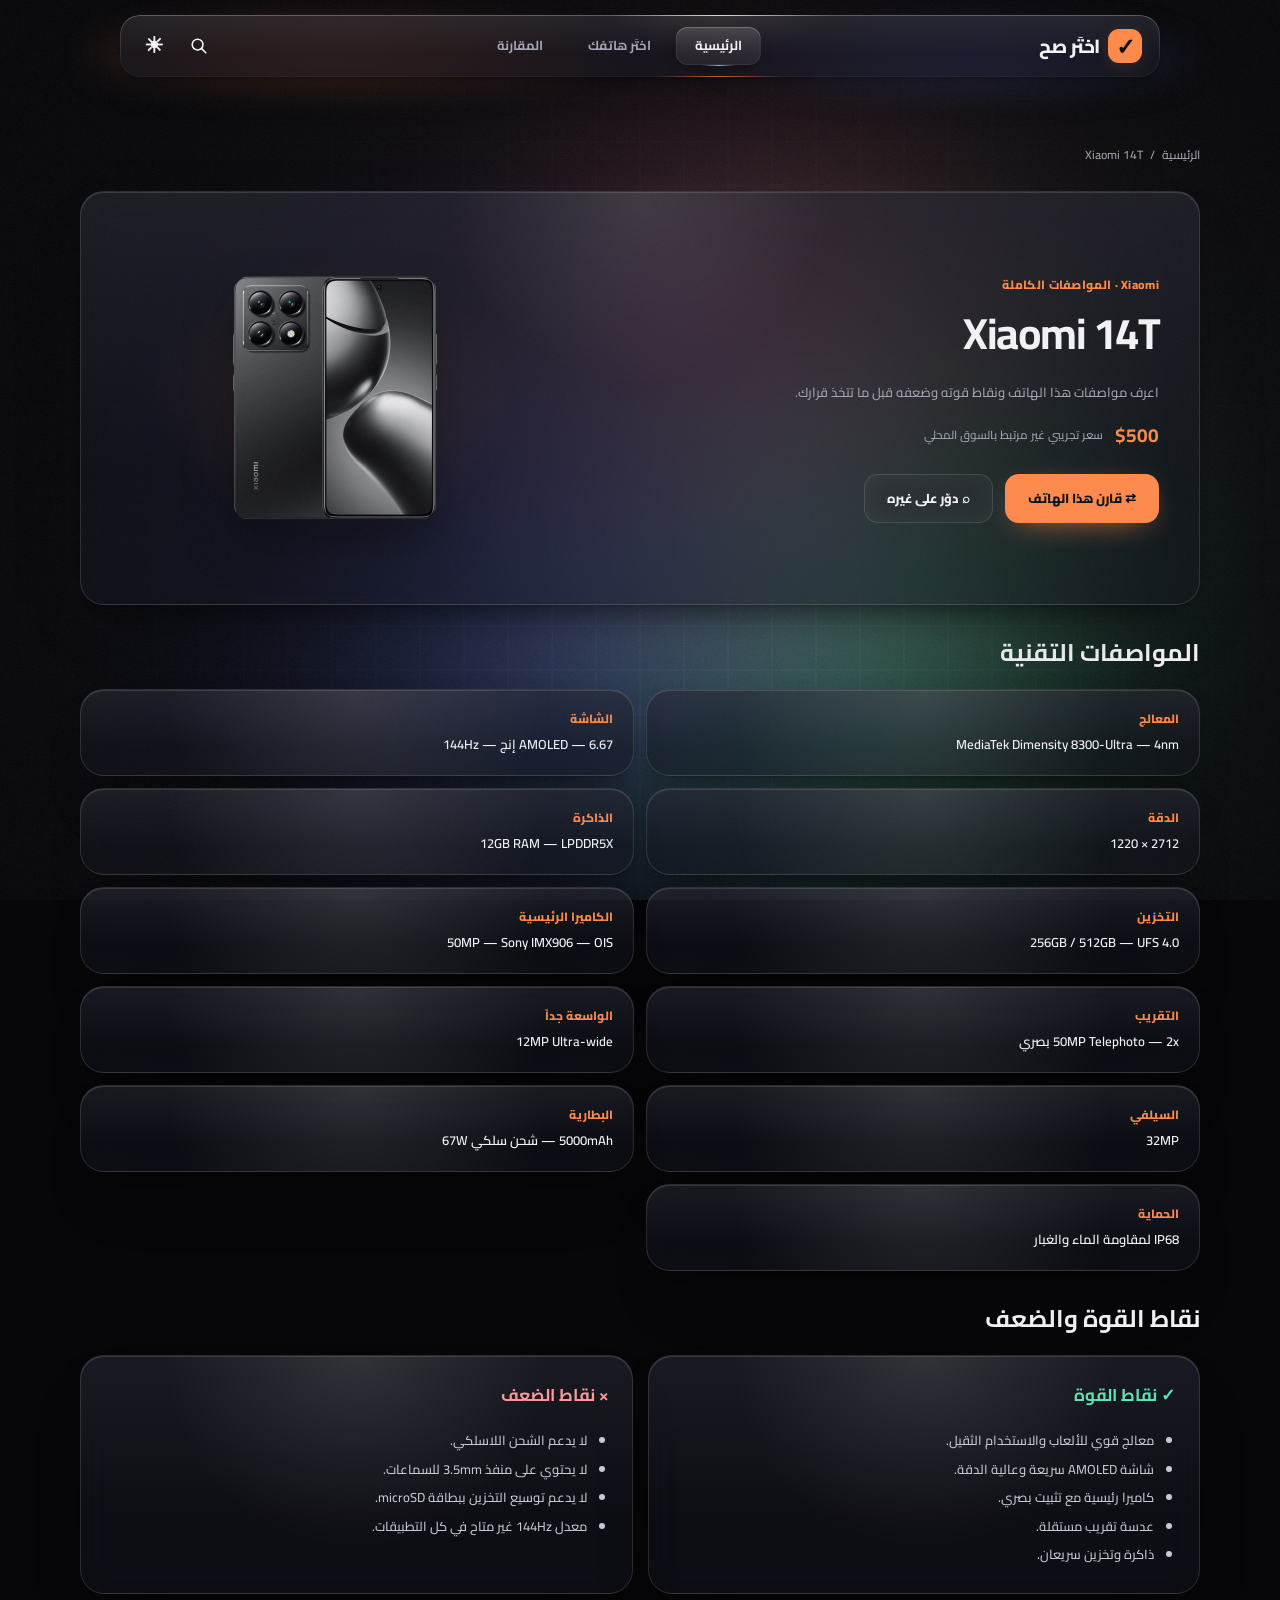
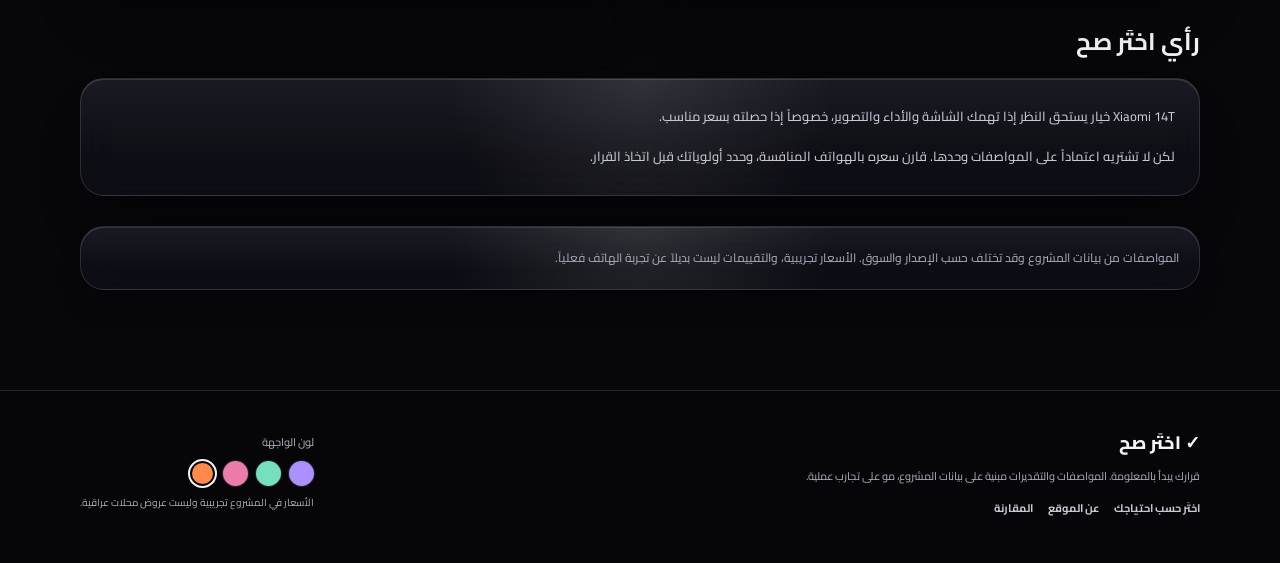
<file: phone-template.html>
<!doctype html>
<html lang="ar" dir="rtl"><head><meta charset="utf-8"><meta name="viewport" content="width=device-width,initial-scale=1">
<meta name="description" content="نموذج صفحة الهواتف في اختَر صح."><title>قالب الهاتف | اختَر صح</title>
<link rel="icon" href="data:image/svg+xml,%3Csvg xmlns='http://www.w3.org/2000/svg' viewBox='0 0 64 64'%3E%3Crect width='64' height='64' rx='17' fill='%23ff8a4c'/%3E%3Cpath d='M17 33l11 10 19-22' stroke='%23070a13' stroke-width='7' fill='none' stroke-linecap='round'/%3E%3C/svg%3E">
<script>try{let t=localStorage.getItem('siteTheme'),p=localStorage.getItem('sitePalette');document.documentElement.dataset.theme=['dark','light'].includes(t)?t:'dark';document.documentElement.dataset.palette=['violet','pine','burgundy','copper'].includes(p)?p:'copper'}catch(e){document.documentElement.dataset.theme='dark';document.documentElement.dataset.palette='copper'}</script>
<link rel="preconnect" href="https://fonts.googleapis.com"><link rel="preconnect" href="https://fonts.gstatic.com" crossorigin><link href="https://fonts.googleapis.com/css2?family=Cairo:wght@400;500;600;700;800&display=swap" rel="stylesheet">
<link rel="stylesheet" href="assets/site.css"><link rel="stylesheet" href="assets/mobile-light.css?v=20261103-touchfix"></head><body data-page="phone" data-phone-id="xiaomi-14t">
<div class="ambient" aria-hidden="true"><canvas id="ambientCanvas"></canvas><canvas id="fogCanvas"></canvas><div class="fog-fallback" aria-hidden="true"><i></i><i></i><i></i></div><div class="ambient-pools"><i></i><i></i><i></i></div></div>
<header class="site-header">
 <div class="nav-ambient" aria-hidden="true"></div>
 <div class="site-nav" data-wrap>
 <nav class="bar" data-bar aria-label="التنقل الرئيسي">
  <span class="bar__edge" aria-hidden="true"></span><span class="bar__sheen" aria-hidden="true"></span>
  <a class="brand" href="index.html" aria-label="اختَر صح — الرئيسية"><span class="brand__mark">✓</span><span class="brand__name">اختَر صح</span></a>
  <div class="mid" data-mid><div class="links" data-links>
    <span class="pill" data-pill><span class="pill__glass"></span></span><span class="ghost" data-ghost></span>
    <a class="link" data-link href="index.html"><span class="link__in">الرئيسية</span></a>
    <a class="link" data-link href="index.html#finder"><span class="link__in">اختَر هاتفك</span></a>
    <a class="link" data-link href="compare.html"><span class="link__in">المقارنة</span></a>
   </div><div class="field" data-field>
    <svg class="field__icon" viewBox="0 0 20 20" aria-hidden="true"><circle cx="8.6" cy="8.6" r="5.4"/><path d="M12.6 12.6l4.2 4.2"/></svg>
    <label class="sr" for="globalSearch">البحث في الهواتف</label>
    <input class="field__input" id="globalSearch" data-input type="search" autocomplete="off" placeholder="اسم الهاتف..." role="combobox" aria-expanded="false" aria-controls="globalResults" aria-autocomplete="list">
    <kbd class="field__key" aria-hidden="true">Esc</kbd></div></div>
   <div class="acts">
    <button class="act act--search" type="button" data-search aria-expanded="false" aria-label="فتح البحث"><span class="act__in">
     <svg class="act__icon act__icon--find" data-find viewBox="0 0 20 20" aria-hidden="true"><circle cx="8.6" cy="8.6" r="5.4"/><path d="M12.6 12.6l4.2 4.2"/></svg>
     <svg class="act__icon act__icon--close" data-close viewBox="0 0 20 20" aria-hidden="true"><path d="M5.5 5.5l9 9M14.5 5.5l-9 9"/></svg></span></button>
    <button class="act act--theme" id="themeToggle" type="button" aria-label="تبديل الوضع الليلي" title="تبديل الوضع الليلي">◐</button>
   </div>
  </nav>
  <div class="panel" data-panel id="globalResults" role="listbox" aria-label="نتائج بحث الهواتف" hidden>
   <span class="panel__edge" aria-hidden="true"></span>
   <div class="panel__head"><span>الهواتف المتوفرة</span><span data-count></span></div>
   <span class="hilite" data-hilite aria-hidden="true"></span><div class="rows" data-rows></div>
   <p class="panel__none" data-none hidden>ما لقينا هذا الهاتف ضمن الهواتف السبعة الموجودة حالياً.</p>
  </div>
  <p class="sr" aria-live="polite" data-live></p>
 </div>
</header>
<main class="content-shell inner-page phone-page"><nav class="breadcrumbs" aria-label="أنت هنا"><a href="index.html">الرئيسية</a><span> / </span><span id="breadcrumbName">تفاصيل الهاتف</span></nav>
<div id="phoneContent" class="phone-content"><div class="loading-state">جاري تحميل تفاصيل الهاتف...</div></div>
</main>
<footer class="site-footer"><div class="content-shell footer-inner">
 <div><a class="foot-brand" href="index.html">✓ اختَر صح</a><p>قرارك يبدأ بالمعلومة. المواصفات والتقديرات مبنية على بيانات المشروع، مو على تجارب عملية.</p><nav class="footer-links" aria-label="روابط سريعة"><a href="index.html#finder">اختَر حسب احتياجك</a><a href="index.html#services">عن الموقع</a><a href="compare.html">المقارنة</a></nav></div>
 <div class="footer-options"><span>لون الواجهة</span><div class="palette-swatches" role="group" aria-label="لون الواجهة">
 <button data-palette="violet" title="بنفسجي" aria-label="بنفسجي"></button><button data-palette="pine" title="صنوبري" aria-label="صنوبري"></button><button data-palette="burgundy" title="عنابي" aria-label="عنابي"></button><button data-palette="copper" title="نحاسي" aria-label="نحاسي"></button>
 </div><span class="foot-small">الأسعار في المشروع تجريبية وليست عروض محلات عراقية.</span></div>
 </div></footer>
<script defer src="assets/offline-data.js"></script><script defer src="assets/app.js?v=20261103-touchfix"></script><script defer src="assets/ambient.js?v=20261103-touchfix"></script><script defer src="assets/fog.js?v=20261103-touchfix"></script><script defer src="assets/radar.js"></script>
</body></html>
</file>
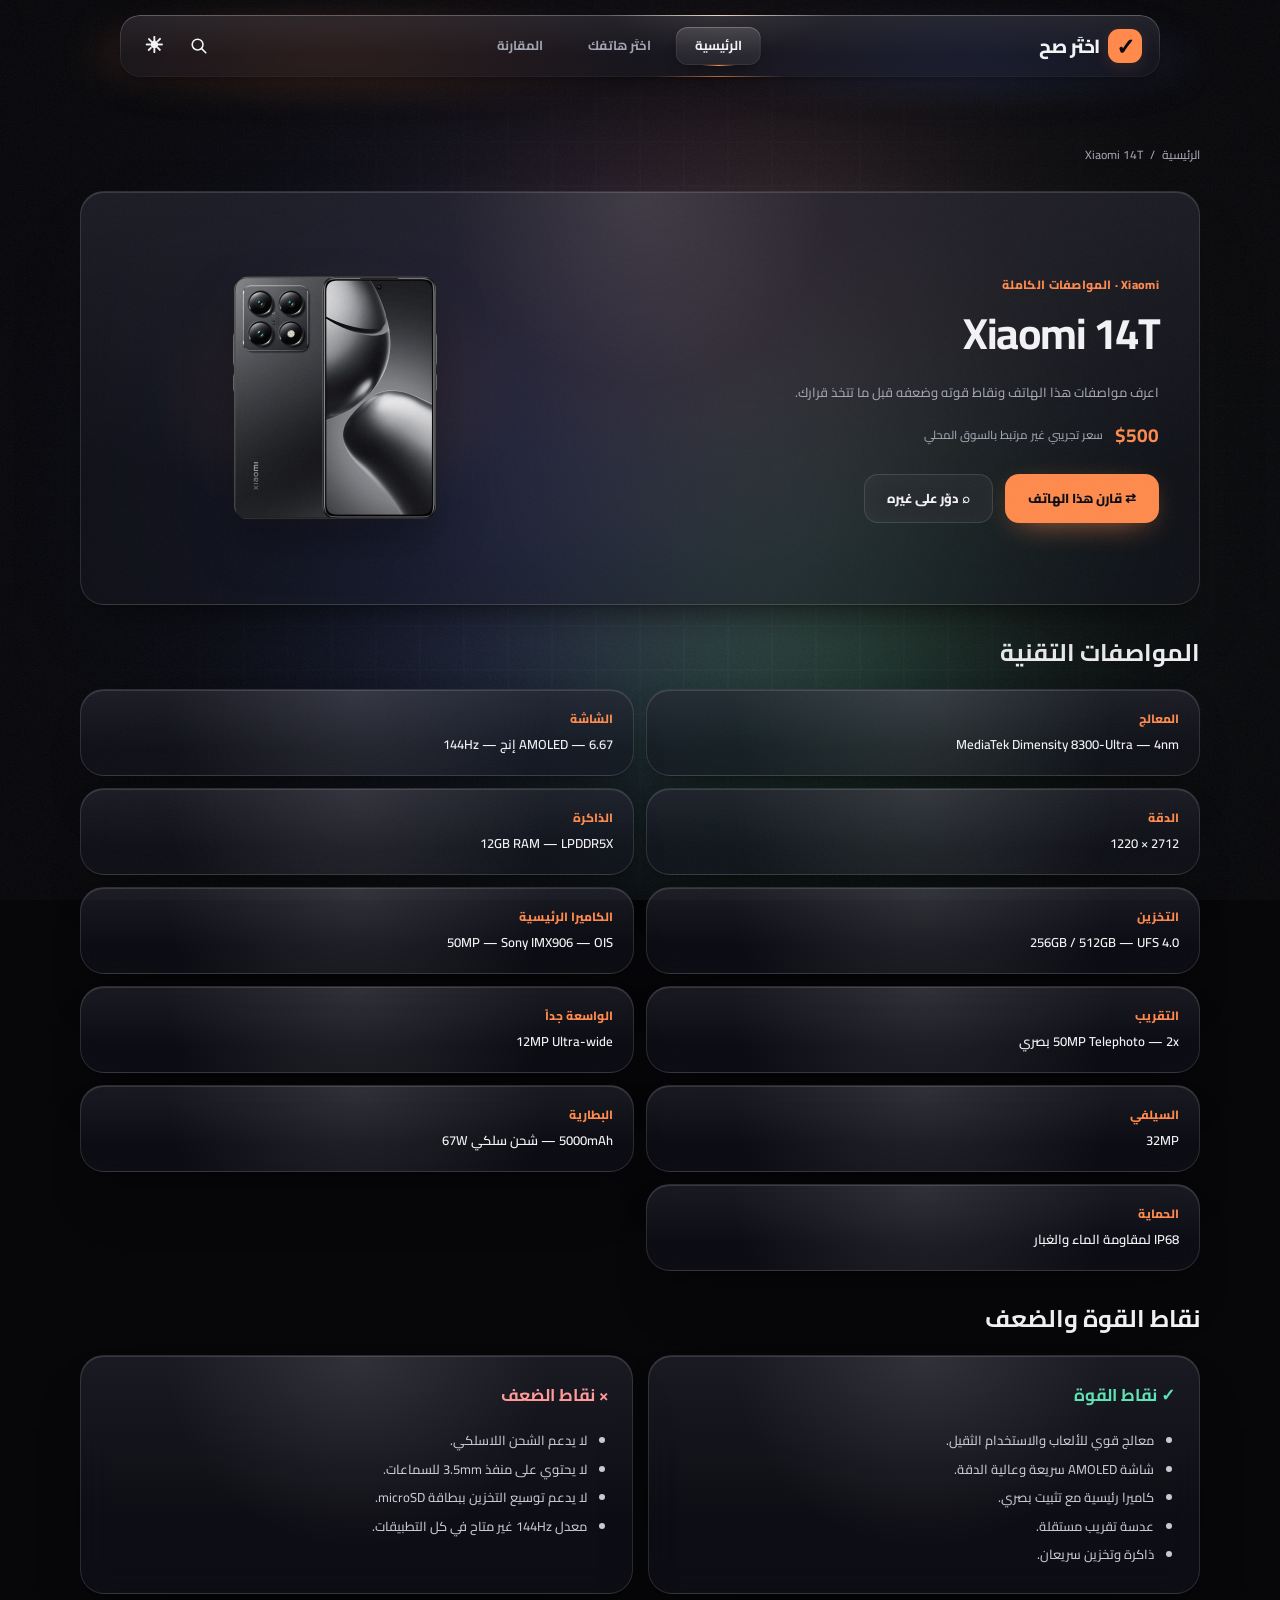
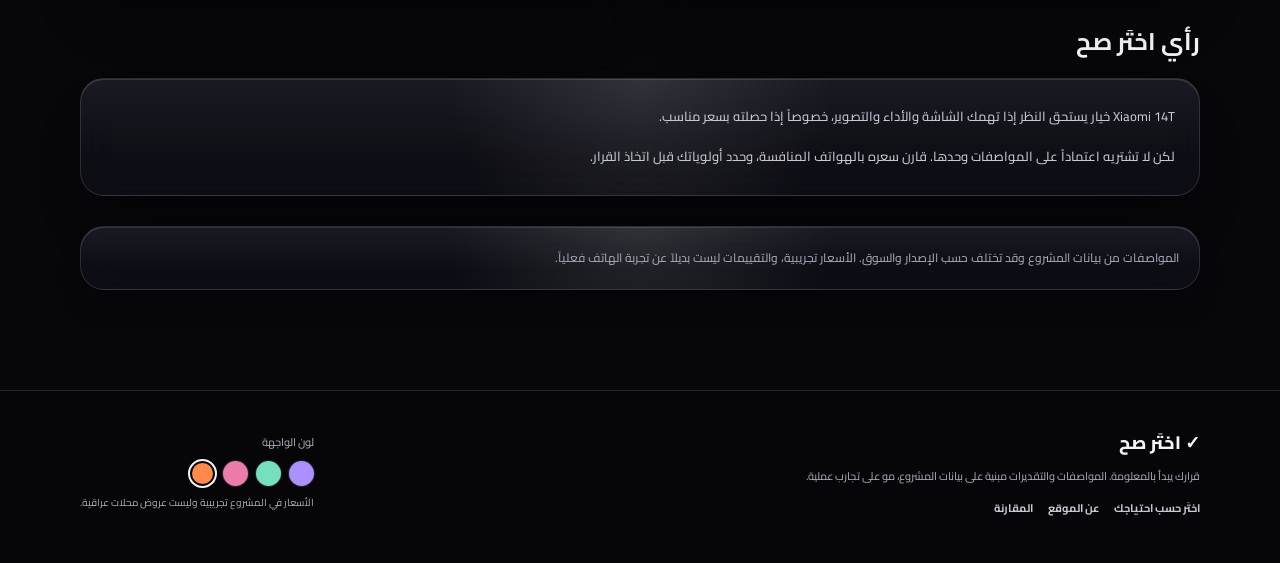
<file: phone.html>
<!doctype html>
<html lang="ar" dir="rtl"><head><meta charset="utf-8"><meta name="viewport" content="width=device-width,initial-scale=1">
<meta name="description" content="تفاصيل ومواصفات الهاتف كاملة مع نقاط القوة والضعف."><title>تفاصيل الهاتف | اختَر صح</title>
<link rel="icon" href="data:image/svg+xml,%3Csvg xmlns='http://www.w3.org/2000/svg' viewBox='0 0 64 64'%3E%3Crect width='64' height='64' rx='17' fill='%23ff8a4c'/%3E%3Cpath d='M17 33l11 10 19-22' stroke='%23070a13' stroke-width='7' fill='none' stroke-linecap='round'/%3E%3C/svg%3E">
<script>try{let t=localStorage.getItem('siteTheme'),p=localStorage.getItem('sitePalette');document.documentElement.dataset.theme=['dark','light'].includes(t)?t:'dark';document.documentElement.dataset.palette=['violet','pine','burgundy','copper'].includes(p)?p:'copper'}catch(e){document.documentElement.dataset.theme='dark';document.documentElement.dataset.palette='copper'}</script>
<link rel="preconnect" href="https://fonts.googleapis.com"><link rel="preconnect" href="https://fonts.gstatic.com" crossorigin><link href="https://fonts.googleapis.com/css2?family=Cairo:wght@400;500;600;700;800&display=swap" rel="stylesheet">
<link rel="stylesheet" href="assets/site.css"><link rel="stylesheet" href="assets/mobile-light.css?v=20261103-touchfix"></head><body data-page="phone" >
<div class="ambient" aria-hidden="true"><canvas id="ambientCanvas"></canvas><canvas id="fogCanvas"></canvas><div class="fog-fallback" aria-hidden="true"><i></i><i></i><i></i></div><div class="ambient-pools"><i></i><i></i><i></i></div></div>
<header class="site-header">
 <div class="nav-ambient" aria-hidden="true"></div>
 <div class="site-nav" data-wrap>
 <nav class="bar" data-bar aria-label="التنقل الرئيسي">
  <span class="bar__edge" aria-hidden="true"></span><span class="bar__sheen" aria-hidden="true"></span>
  <a class="brand" href="index.html" aria-label="اختَر صح — الرئيسية"><span class="brand__mark">✓</span><span class="brand__name">اختَر صح</span></a>
  <div class="mid" data-mid><div class="links" data-links>
    <span class="pill" data-pill><span class="pill__glass"></span></span><span class="ghost" data-ghost></span>
    <a class="link" data-link href="index.html"><span class="link__in">الرئيسية</span></a>
    <a class="link" data-link href="index.html#finder"><span class="link__in">اختَر هاتفك</span></a>
    <a class="link" data-link href="compare.html"><span class="link__in">المقارنة</span></a>
   </div><div class="field" data-field>
    <svg class="field__icon" viewBox="0 0 20 20" aria-hidden="true"><circle cx="8.6" cy="8.6" r="5.4"/><path d="M12.6 12.6l4.2 4.2"/></svg>
    <label class="sr" for="globalSearch">البحث في الهواتف</label>
    <input class="field__input" id="globalSearch" data-input type="search" autocomplete="off" placeholder="اسم الهاتف..." role="combobox" aria-expanded="false" aria-controls="globalResults" aria-autocomplete="list">
    <kbd class="field__key" aria-hidden="true">Esc</kbd></div></div>
   <div class="acts">
    <button class="act act--search" type="button" data-search aria-expanded="false" aria-label="فتح البحث"><span class="act__in">
     <svg class="act__icon act__icon--find" data-find viewBox="0 0 20 20" aria-hidden="true"><circle cx="8.6" cy="8.6" r="5.4"/><path d="M12.6 12.6l4.2 4.2"/></svg>
     <svg class="act__icon act__icon--close" data-close viewBox="0 0 20 20" aria-hidden="true"><path d="M5.5 5.5l9 9M14.5 5.5l-9 9"/></svg></span></button>
    <button class="act act--theme" id="themeToggle" type="button" aria-label="تبديل الوضع الليلي" title="تبديل الوضع الليلي">◐</button>
   </div>
  </nav>
  <div class="panel" data-panel id="globalResults" role="listbox" aria-label="نتائج بحث الهواتف" hidden>
   <span class="panel__edge" aria-hidden="true"></span>
   <div class="panel__head"><span>الهواتف المتوفرة</span><span data-count></span></div>
   <span class="hilite" data-hilite aria-hidden="true"></span><div class="rows" data-rows></div>
   <p class="panel__none" data-none hidden>ما لقينا هذا الهاتف ضمن الهواتف السبعة الموجودة حالياً.</p>
  </div>
  <p class="sr" aria-live="polite" data-live></p>
 </div>
</header>
<main class="content-shell inner-page phone-page"><nav class="breadcrumbs" aria-label="أنت هنا"><a href="index.html">الرئيسية</a><span> / </span><span id="breadcrumbName">تفاصيل الهاتف</span></nav>
<div id="phoneContent" class="phone-content"><div class="loading-state">جاري تحميل تفاصيل الهاتف...</div></div>
</main>
<footer class="site-footer"><div class="content-shell footer-inner">
 <div><a class="foot-brand" href="index.html">✓ اختَر صح</a><p>قرارك يبدأ بالمعلومة. المواصفات والتقديرات مبنية على بيانات المشروع، مو على تجارب عملية.</p><nav class="footer-links" aria-label="روابط سريعة"><a href="index.html#finder">اختَر حسب احتياجك</a><a href="index.html#services">عن الموقع</a><a href="compare.html">المقارنة</a></nav></div>
 <div class="footer-options"><span>لون الواجهة</span><div class="palette-swatches" role="group" aria-label="لون الواجهة">
 <button data-palette="violet" title="بنفسجي" aria-label="بنفسجي"></button><button data-palette="pine" title="صنوبري" aria-label="صنوبري"></button><button data-palette="burgundy" title="عنابي" aria-label="عنابي"></button><button data-palette="copper" title="نحاسي" aria-label="نحاسي"></button>
 </div><span class="foot-small">الأسعار في المشروع تجريبية وليست عروض محلات عراقية.</span></div>
 </div></footer>
<script defer src="assets/offline-data.js"></script><script defer src="assets/app.js?v=20261103-touchfix"></script><script defer src="assets/ambient.js?v=20261103-touchfix"></script><script defer src="assets/fog.js?v=20261103-touchfix"></script><script defer src="assets/radar.js"></script>
</body></html>
</file>
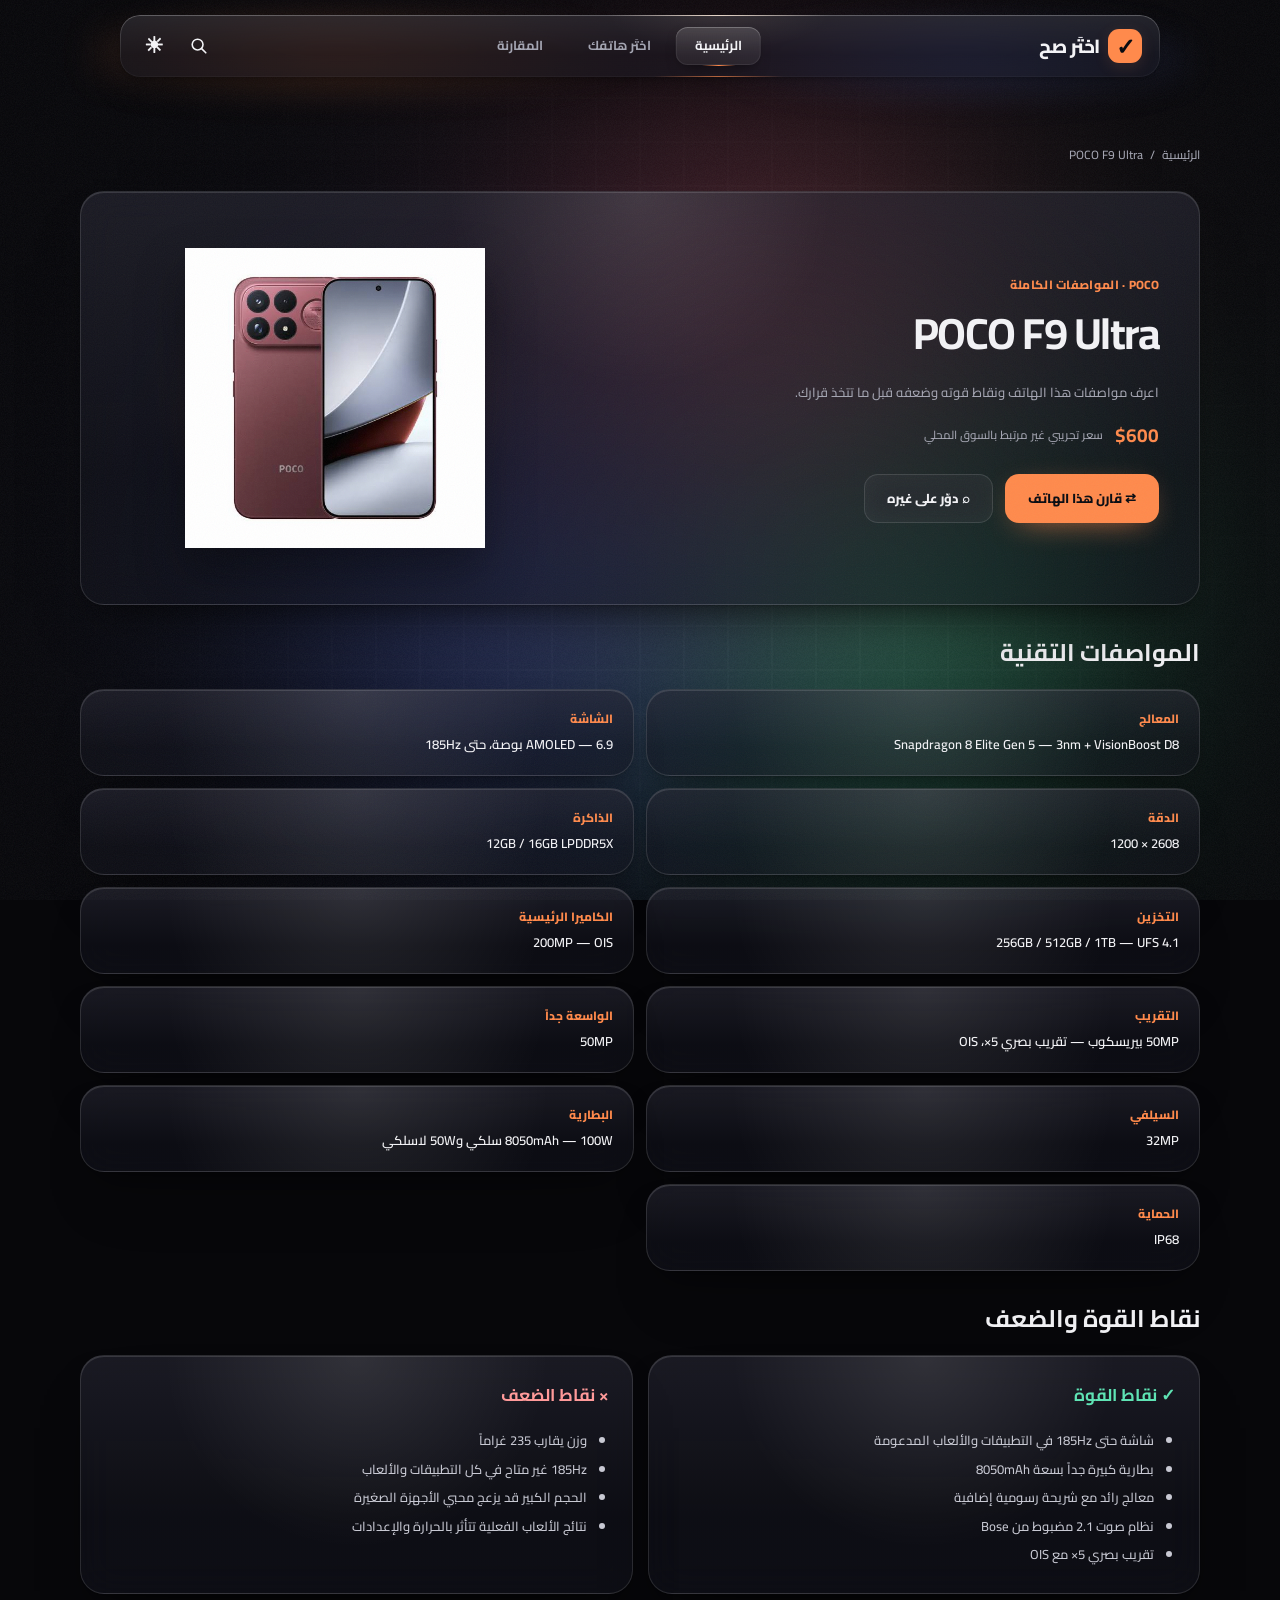
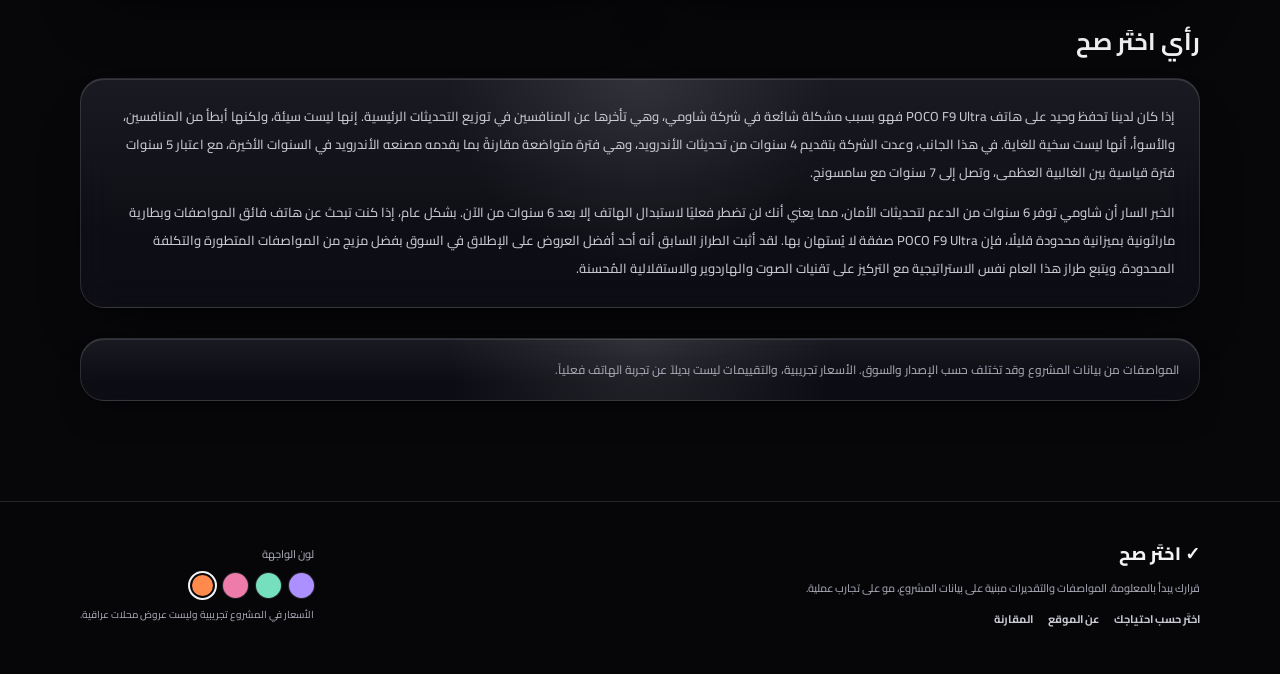
<file: poco-f9-ultra.html>
<!doctype html>
<html lang="ar" dir="rtl"><head><meta charset="utf-8"><meta name="viewport" content="width=device-width,initial-scale=1">
<meta name="description" content="مواصفات POCO F9 Ultra ونقاط القوة والضعف."><title>POCO F9 Ultra | اختَر صح</title>
<link rel="icon" href="data:image/svg+xml,%3Csvg xmlns='http://www.w3.org/2000/svg' viewBox='0 0 64 64'%3E%3Crect width='64' height='64' rx='17' fill='%23ff8a4c'/%3E%3Cpath d='M17 33l11 10 19-22' stroke='%23070a13' stroke-width='7' fill='none' stroke-linecap='round'/%3E%3C/svg%3E">
<script>try{let t=localStorage.getItem('siteTheme'),p=localStorage.getItem('sitePalette');document.documentElement.dataset.theme=['dark','light'].includes(t)?t:'dark';document.documentElement.dataset.palette=['violet','pine','burgundy','copper'].includes(p)?p:'copper'}catch(e){document.documentElement.dataset.theme='dark';document.documentElement.dataset.palette='copper'}</script>
<link rel="preconnect" href="https://fonts.googleapis.com"><link rel="preconnect" href="https://fonts.gstatic.com" crossorigin><link href="https://fonts.googleapis.com/css2?family=Cairo:wght@400;500;600;700;800&display=swap" rel="stylesheet">
<link rel="stylesheet" href="assets/site.css"><link rel="stylesheet" href="assets/mobile-light.css?v=20261103-touchfix"></head><body data-page="phone" data-phone-id="poco-f9-ultra">
<div class="ambient" aria-hidden="true"><canvas id="ambientCanvas"></canvas><canvas id="fogCanvas"></canvas><div class="fog-fallback" aria-hidden="true"><i></i><i></i><i></i></div><div class="ambient-pools"><i></i><i></i><i></i></div></div>
<header class="site-header">
 <div class="nav-ambient" aria-hidden="true"></div>
 <div class="site-nav" data-wrap>
 <nav class="bar" data-bar aria-label="التنقل الرئيسي">
  <span class="bar__edge" aria-hidden="true"></span><span class="bar__sheen" aria-hidden="true"></span>
  <a class="brand" href="index.html" aria-label="اختَر صح — الرئيسية"><span class="brand__mark">✓</span><span class="brand__name">اختَر صح</span></a>
  <div class="mid" data-mid><div class="links" data-links>
    <span class="pill" data-pill><span class="pill__glass"></span></span><span class="ghost" data-ghost></span>
    <a class="link" data-link href="index.html"><span class="link__in">الرئيسية</span></a>
    <a class="link" data-link href="index.html#finder"><span class="link__in">اختَر هاتفك</span></a>
    <a class="link" data-link href="compare.html"><span class="link__in">المقارنة</span></a>
   </div><div class="field" data-field>
    <svg class="field__icon" viewBox="0 0 20 20" aria-hidden="true"><circle cx="8.6" cy="8.6" r="5.4"/><path d="M12.6 12.6l4.2 4.2"/></svg>
    <label class="sr" for="globalSearch">البحث في الهواتف</label>
    <input class="field__input" id="globalSearch" data-input type="search" autocomplete="off" placeholder="اسم الهاتف..." role="combobox" aria-expanded="false" aria-controls="globalResults" aria-autocomplete="list">
    <kbd class="field__key" aria-hidden="true">Esc</kbd></div></div>
   <div class="acts">
    <button class="act act--search" type="button" data-search aria-expanded="false" aria-label="فتح البحث"><span class="act__in">
     <svg class="act__icon act__icon--find" data-find viewBox="0 0 20 20" aria-hidden="true"><circle cx="8.6" cy="8.6" r="5.4"/><path d="M12.6 12.6l4.2 4.2"/></svg>
     <svg class="act__icon act__icon--close" data-close viewBox="0 0 20 20" aria-hidden="true"><path d="M5.5 5.5l9 9M14.5 5.5l-9 9"/></svg></span></button>
    <button class="act act--theme" id="themeToggle" type="button" aria-label="تبديل الوضع الليلي" title="تبديل الوضع الليلي">◐</button>
   </div>
  </nav>
  <div class="panel" data-panel id="globalResults" role="listbox" aria-label="نتائج بحث الهواتف" hidden>
   <span class="panel__edge" aria-hidden="true"></span>
   <div class="panel__head"><span>الهواتف المتوفرة</span><span data-count></span></div>
   <span class="hilite" data-hilite aria-hidden="true"></span><div class="rows" data-rows></div>
   <p class="panel__none" data-none hidden>ما لقينا هذا الهاتف ضمن الهواتف السبعة الموجودة حالياً.</p>
  </div>
  <p class="sr" aria-live="polite" data-live></p>
 </div>
</header>
<main class="content-shell inner-page phone-page"><nav class="breadcrumbs" aria-label="أنت هنا"><a href="index.html">الرئيسية</a><span> / </span><span id="breadcrumbName">تفاصيل الهاتف</span></nav>
<div id="phoneContent" class="phone-content"><div class="loading-state">جاري تحميل تفاصيل الهاتف...</div></div>
</main>
<footer class="site-footer"><div class="content-shell footer-inner">
 <div><a class="foot-brand" href="index.html">✓ اختَر صح</a><p>قرارك يبدأ بالمعلومة. المواصفات والتقديرات مبنية على بيانات المشروع، مو على تجارب عملية.</p><nav class="footer-links" aria-label="روابط سريعة"><a href="index.html#finder">اختَر حسب احتياجك</a><a href="index.html#services">عن الموقع</a><a href="compare.html">المقارنة</a></nav></div>
 <div class="footer-options"><span>لون الواجهة</span><div class="palette-swatches" role="group" aria-label="لون الواجهة">
 <button data-palette="violet" title="بنفسجي" aria-label="بنفسجي"></button><button data-palette="pine" title="صنوبري" aria-label="صنوبري"></button><button data-palette="burgundy" title="عنابي" aria-label="عنابي"></button><button data-palette="copper" title="نحاسي" aria-label="نحاسي"></button>
 </div><span class="foot-small">الأسعار في المشروع تجريبية وليست عروض محلات عراقية.</span></div>
 </div></footer>
<script defer src="assets/offline-data.js"></script><script defer src="assets/app.js?v=20261103-touchfix"></script><script defer src="assets/ambient.js?v=20261103-touchfix"></script><script defer src="assets/fog.js?v=20261103-touchfix"></script><script defer src="assets/radar.js"></script>
</body></html>
</file>
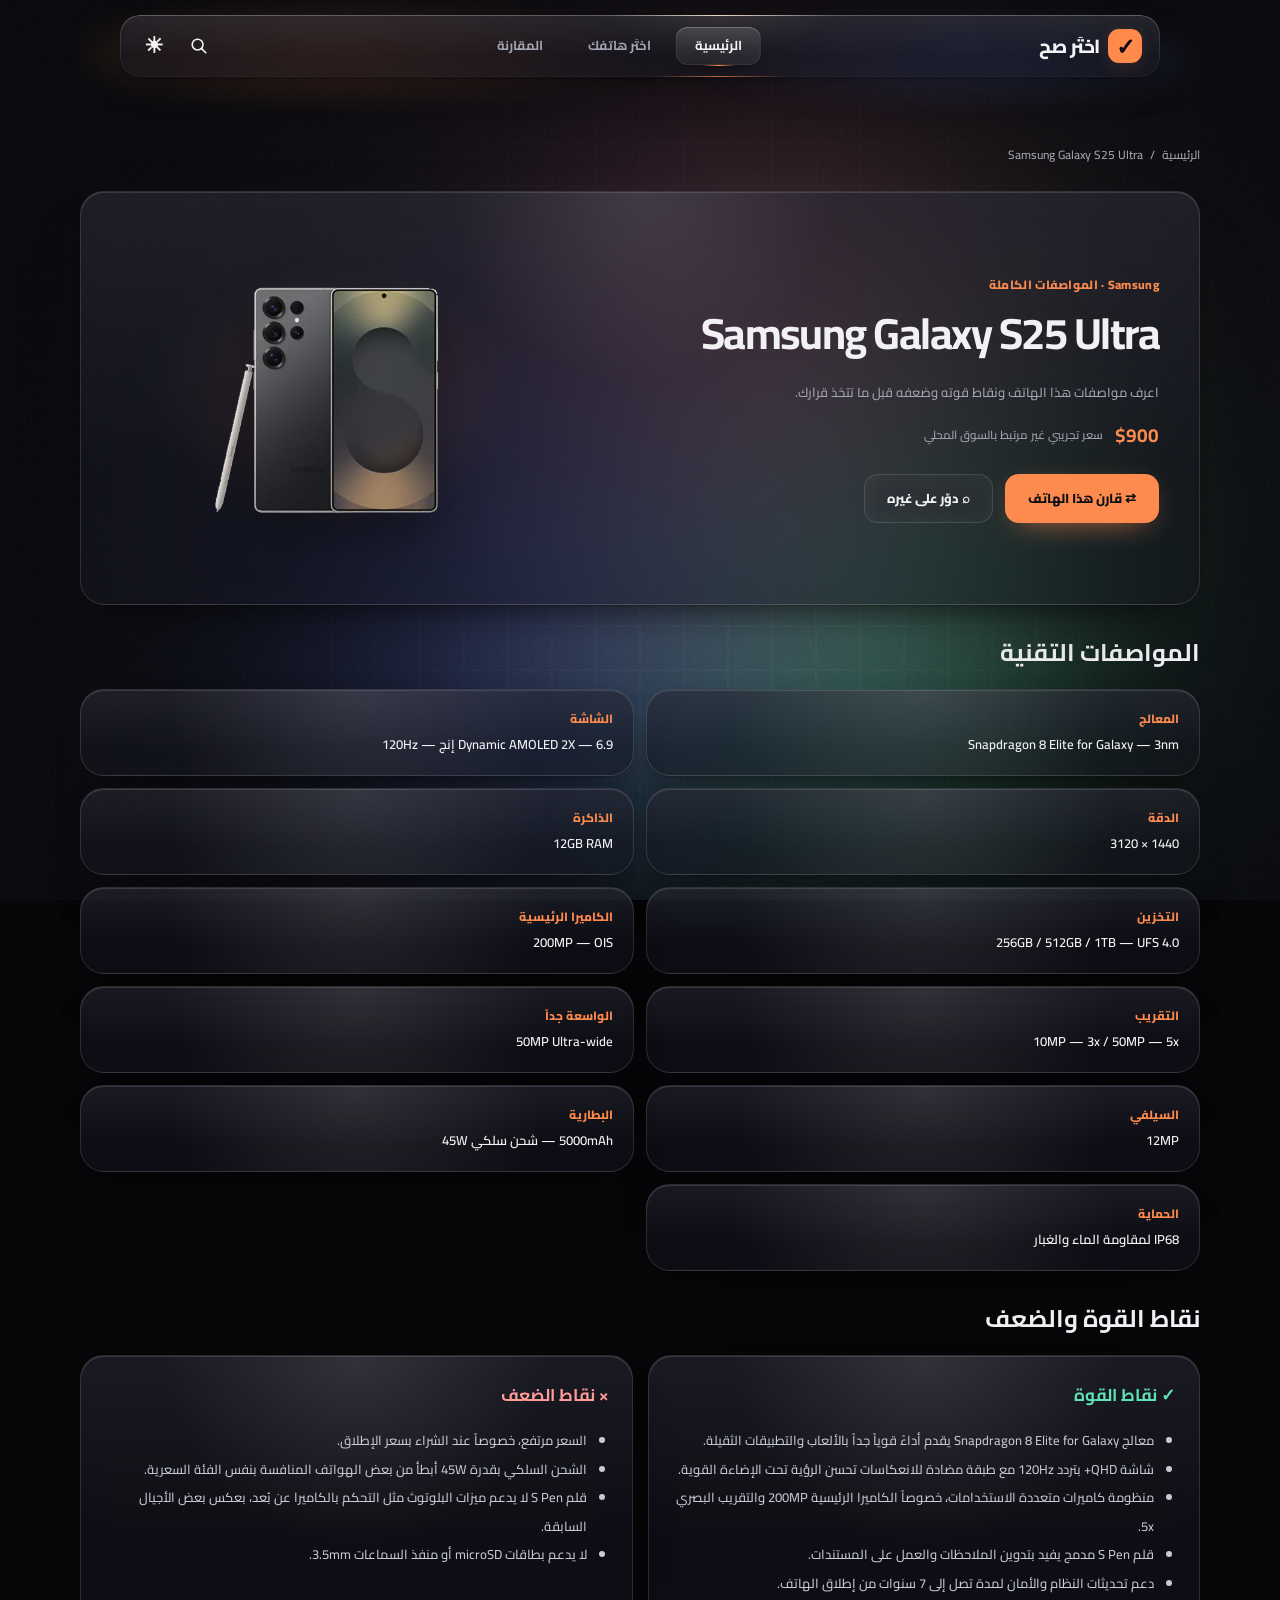
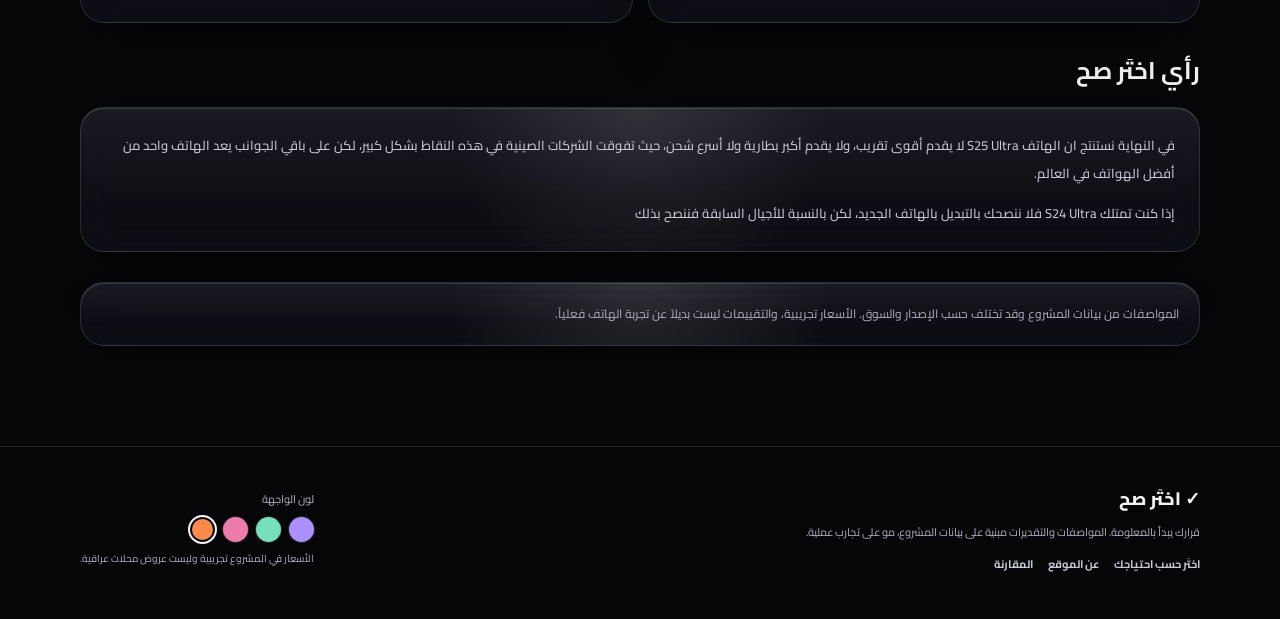
<file: samsung-s25-ultra.html>
<!doctype html>
<html lang="ar" dir="rtl"><head><meta charset="utf-8"><meta name="viewport" content="width=device-width,initial-scale=1">
<meta name="description" content="مواصفات Samsung Galaxy S25 Ultra ونقاط القوة والضعف."><title>Samsung Galaxy S25 Ultra | اختَر صح</title>
<link rel="icon" href="data:image/svg+xml,%3Csvg xmlns='http://www.w3.org/2000/svg' viewBox='0 0 64 64'%3E%3Crect width='64' height='64' rx='17' fill='%23ff8a4c'/%3E%3Cpath d='M17 33l11 10 19-22' stroke='%23070a13' stroke-width='7' fill='none' stroke-linecap='round'/%3E%3C/svg%3E">
<script>try{let t=localStorage.getItem('siteTheme'),p=localStorage.getItem('sitePalette');document.documentElement.dataset.theme=['dark','light'].includes(t)?t:'dark';document.documentElement.dataset.palette=['violet','pine','burgundy','copper'].includes(p)?p:'copper'}catch(e){document.documentElement.dataset.theme='dark';document.documentElement.dataset.palette='copper'}</script>
<link rel="preconnect" href="https://fonts.googleapis.com"><link rel="preconnect" href="https://fonts.gstatic.com" crossorigin><link href="https://fonts.googleapis.com/css2?family=Cairo:wght@400;500;600;700;800&display=swap" rel="stylesheet">
<link rel="stylesheet" href="assets/site.css"><link rel="stylesheet" href="assets/mobile-light.css?v=20261103-touchfix"></head><body data-page="phone" data-phone-id="samsung-s25-ultra">
<div class="ambient" aria-hidden="true"><canvas id="ambientCanvas"></canvas><canvas id="fogCanvas"></canvas><div class="fog-fallback" aria-hidden="true"><i></i><i></i><i></i></div><div class="ambient-pools"><i></i><i></i><i></i></div></div>
<header class="site-header">
 <div class="nav-ambient" aria-hidden="true"></div>
 <div class="site-nav" data-wrap>
 <nav class="bar" data-bar aria-label="التنقل الرئيسي">
  <span class="bar__edge" aria-hidden="true"></span><span class="bar__sheen" aria-hidden="true"></span>
  <a class="brand" href="index.html" aria-label="اختَر صح — الرئيسية"><span class="brand__mark">✓</span><span class="brand__name">اختَر صح</span></a>
  <div class="mid" data-mid><div class="links" data-links>
    <span class="pill" data-pill><span class="pill__glass"></span></span><span class="ghost" data-ghost></span>
    <a class="link" data-link href="index.html"><span class="link__in">الرئيسية</span></a>
    <a class="link" data-link href="index.html#finder"><span class="link__in">اختَر هاتفك</span></a>
    <a class="link" data-link href="compare.html"><span class="link__in">المقارنة</span></a>
   </div><div class="field" data-field>
    <svg class="field__icon" viewBox="0 0 20 20" aria-hidden="true"><circle cx="8.6" cy="8.6" r="5.4"/><path d="M12.6 12.6l4.2 4.2"/></svg>
    <label class="sr" for="globalSearch">البحث في الهواتف</label>
    <input class="field__input" id="globalSearch" data-input type="search" autocomplete="off" placeholder="اسم الهاتف..." role="combobox" aria-expanded="false" aria-controls="globalResults" aria-autocomplete="list">
    <kbd class="field__key" aria-hidden="true">Esc</kbd></div></div>
   <div class="acts">
    <button class="act act--search" type="button" data-search aria-expanded="false" aria-label="فتح البحث"><span class="act__in">
     <svg class="act__icon act__icon--find" data-find viewBox="0 0 20 20" aria-hidden="true"><circle cx="8.6" cy="8.6" r="5.4"/><path d="M12.6 12.6l4.2 4.2"/></svg>
     <svg class="act__icon act__icon--close" data-close viewBox="0 0 20 20" aria-hidden="true"><path d="M5.5 5.5l9 9M14.5 5.5l-9 9"/></svg></span></button>
    <button class="act act--theme" id="themeToggle" type="button" aria-label="تبديل الوضع الليلي" title="تبديل الوضع الليلي">◐</button>
   </div>
  </nav>
  <div class="panel" data-panel id="globalResults" role="listbox" aria-label="نتائج بحث الهواتف" hidden>
   <span class="panel__edge" aria-hidden="true"></span>
   <div class="panel__head"><span>الهواتف المتوفرة</span><span data-count></span></div>
   <span class="hilite" data-hilite aria-hidden="true"></span><div class="rows" data-rows></div>
   <p class="panel__none" data-none hidden>ما لقينا هذا الهاتف ضمن الهواتف السبعة الموجودة حالياً.</p>
  </div>
  <p class="sr" aria-live="polite" data-live></p>
 </div>
</header>
<main class="content-shell inner-page phone-page"><nav class="breadcrumbs" aria-label="أنت هنا"><a href="index.html">الرئيسية</a><span> / </span><span id="breadcrumbName">تفاصيل الهاتف</span></nav>
<div id="phoneContent" class="phone-content"><div class="loading-state">جاري تحميل تفاصيل الهاتف...</div></div>
</main>
<footer class="site-footer"><div class="content-shell footer-inner">
 <div><a class="foot-brand" href="index.html">✓ اختَر صح</a><p>قرارك يبدأ بالمعلومة. المواصفات والتقديرات مبنية على بيانات المشروع، مو على تجارب عملية.</p><nav class="footer-links" aria-label="روابط سريعة"><a href="index.html#finder">اختَر حسب احتياجك</a><a href="index.html#services">عن الموقع</a><a href="compare.html">المقارنة</a></nav></div>
 <div class="footer-options"><span>لون الواجهة</span><div class="palette-swatches" role="group" aria-label="لون الواجهة">
 <button data-palette="violet" title="بنفسجي" aria-label="بنفسجي"></button><button data-palette="pine" title="صنوبري" aria-label="صنوبري"></button><button data-palette="burgundy" title="عنابي" aria-label="عنابي"></button><button data-palette="copper" title="نحاسي" aria-label="نحاسي"></button>
 </div><span class="foot-small">الأسعار في المشروع تجريبية وليست عروض محلات عراقية.</span></div>
 </div></footer>
<script defer src="assets/offline-data.js"></script><script defer src="assets/app.js?v=20261103-touchfix"></script><script defer src="assets/ambient.js?v=20261103-touchfix"></script><script defer src="assets/fog.js?v=20261103-touchfix"></script><script defer src="assets/radar.js"></script>
</body></html>
</file>
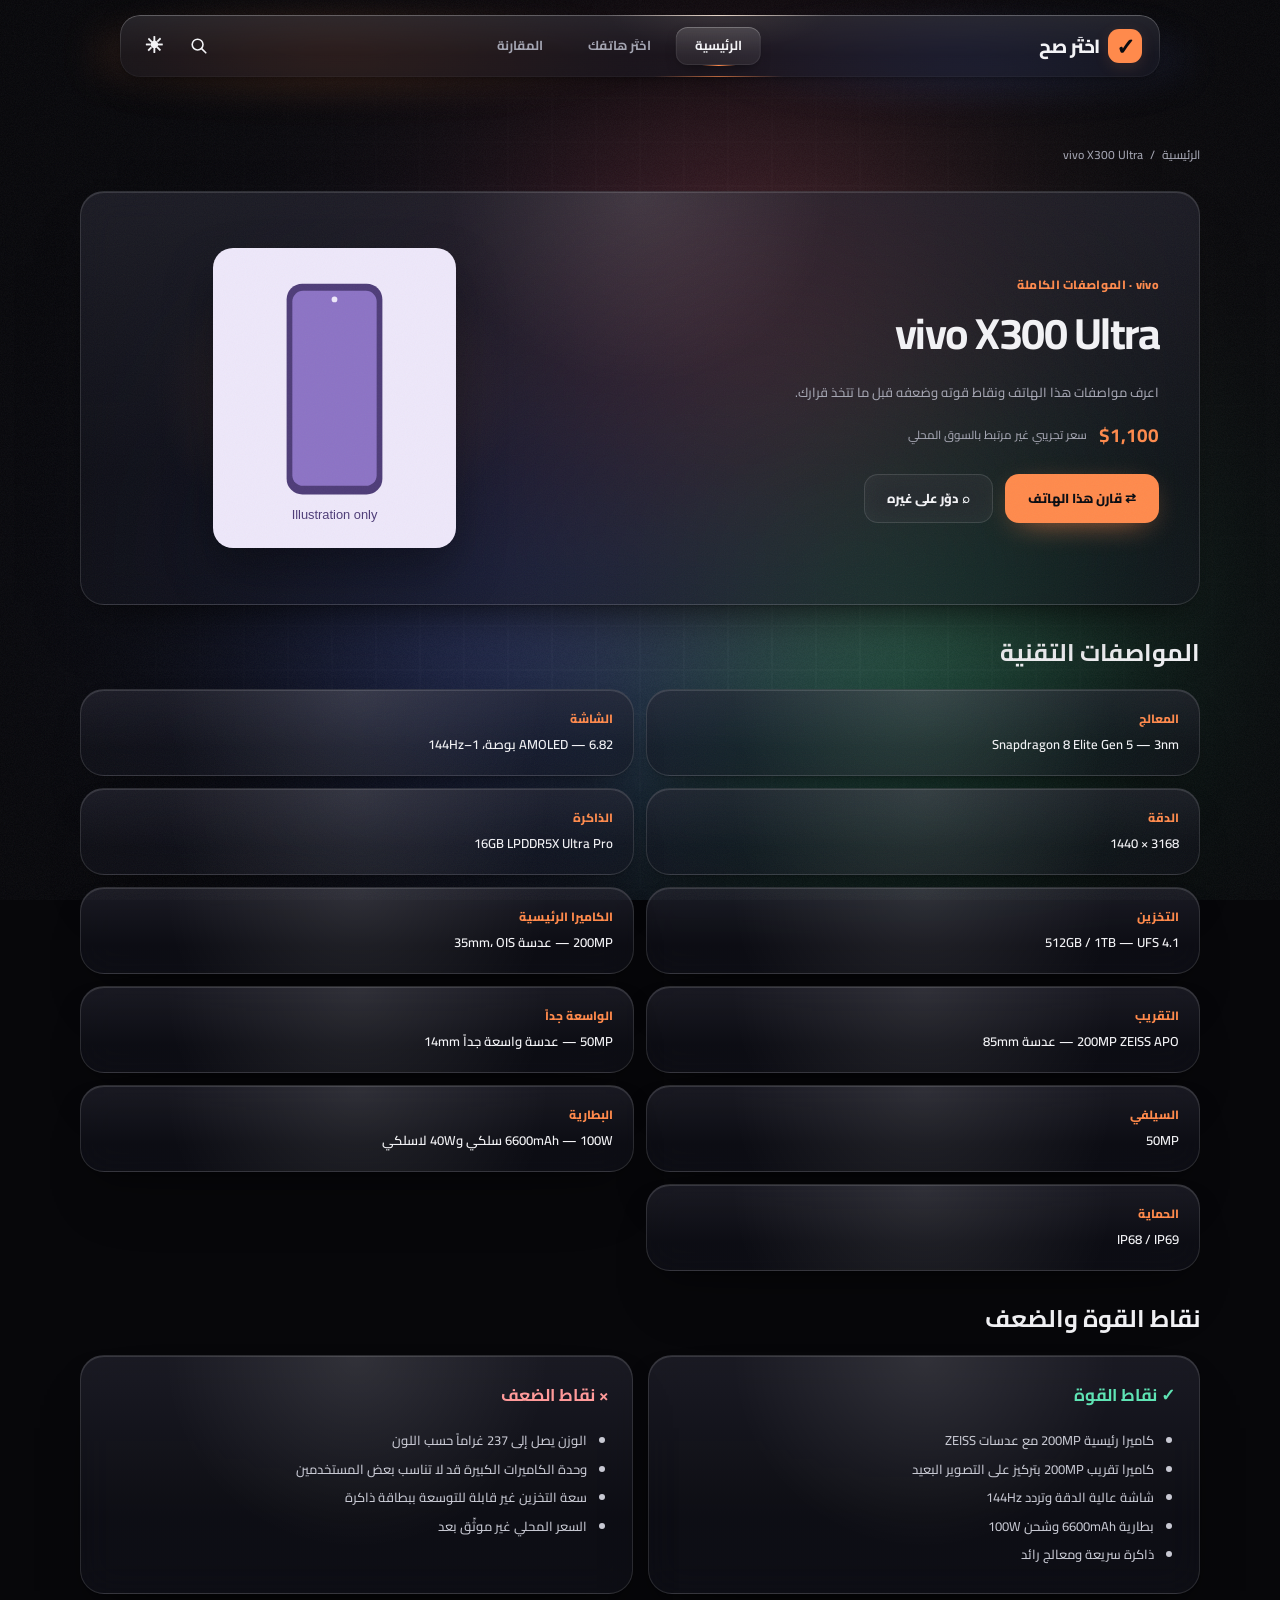
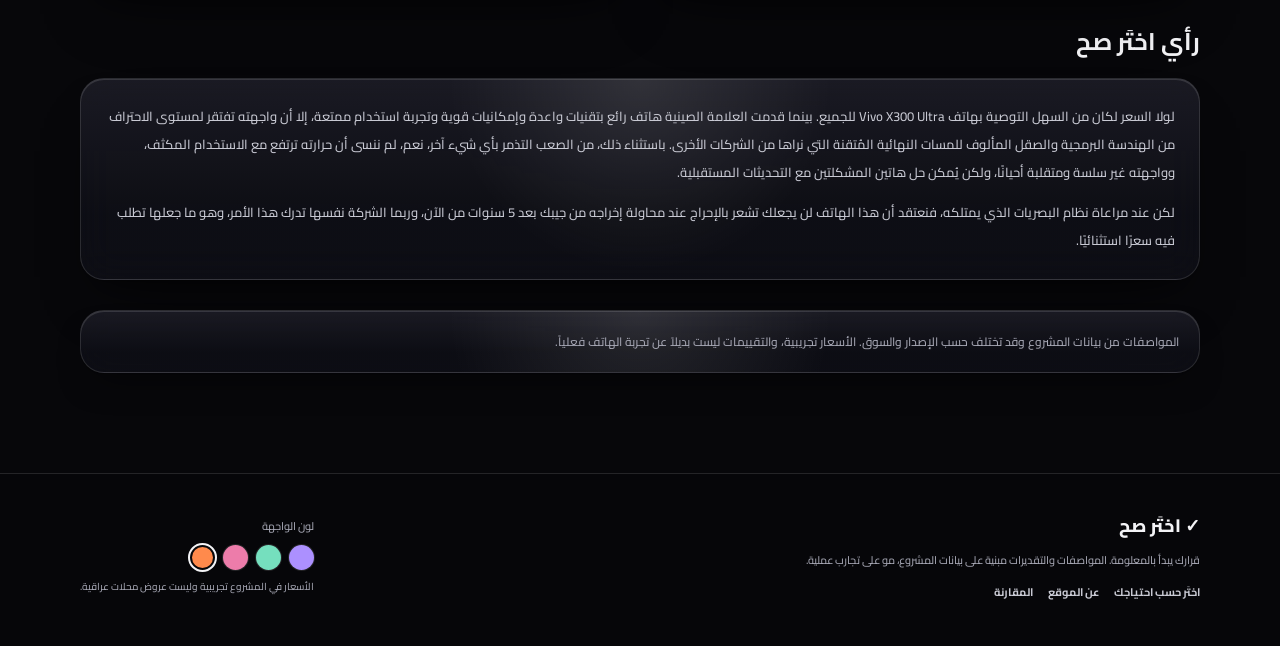
<file: vivo-x300-ultra.html>
<!doctype html>
<html lang="ar" dir="rtl"><head><meta charset="utf-8"><meta name="viewport" content="width=device-width,initial-scale=1">
<meta name="description" content="مواصفات vivo X300 Ultra ونقاط القوة والضعف."><title>vivo X300 Ultra | اختَر صح</title>
<link rel="icon" href="data:image/svg+xml,%3Csvg xmlns='http://www.w3.org/2000/svg' viewBox='0 0 64 64'%3E%3Crect width='64' height='64' rx='17' fill='%23ff8a4c'/%3E%3Cpath d='M17 33l11 10 19-22' stroke='%23070a13' stroke-width='7' fill='none' stroke-linecap='round'/%3E%3C/svg%3E">
<script>try{let t=localStorage.getItem('siteTheme'),p=localStorage.getItem('sitePalette');document.documentElement.dataset.theme=['dark','light'].includes(t)?t:'dark';document.documentElement.dataset.palette=['violet','pine','burgundy','copper'].includes(p)?p:'copper'}catch(e){document.documentElement.dataset.theme='dark';document.documentElement.dataset.palette='copper'}</script>
<link rel="preconnect" href="https://fonts.googleapis.com"><link rel="preconnect" href="https://fonts.gstatic.com" crossorigin><link href="https://fonts.googleapis.com/css2?family=Cairo:wght@400;500;600;700;800&display=swap" rel="stylesheet">
<link rel="stylesheet" href="assets/site.css"><link rel="stylesheet" href="assets/mobile-light.css?v=20261103-touchfix"></head><body data-page="phone" data-phone-id="vivo-x300-ultra">
<div class="ambient" aria-hidden="true"><canvas id="ambientCanvas"></canvas><canvas id="fogCanvas"></canvas><div class="fog-fallback" aria-hidden="true"><i></i><i></i><i></i></div><div class="ambient-pools"><i></i><i></i><i></i></div></div>
<header class="site-header">
 <div class="nav-ambient" aria-hidden="true"></div>
 <div class="site-nav" data-wrap>
 <nav class="bar" data-bar aria-label="التنقل الرئيسي">
  <span class="bar__edge" aria-hidden="true"></span><span class="bar__sheen" aria-hidden="true"></span>
  <a class="brand" href="index.html" aria-label="اختَر صح — الرئيسية"><span class="brand__mark">✓</span><span class="brand__name">اختَر صح</span></a>
  <div class="mid" data-mid><div class="links" data-links>
    <span class="pill" data-pill><span class="pill__glass"></span></span><span class="ghost" data-ghost></span>
    <a class="link" data-link href="index.html"><span class="link__in">الرئيسية</span></a>
    <a class="link" data-link href="index.html#finder"><span class="link__in">اختَر هاتفك</span></a>
    <a class="link" data-link href="compare.html"><span class="link__in">المقارنة</span></a>
   </div><div class="field" data-field>
    <svg class="field__icon" viewBox="0 0 20 20" aria-hidden="true"><circle cx="8.6" cy="8.6" r="5.4"/><path d="M12.6 12.6l4.2 4.2"/></svg>
    <label class="sr" for="globalSearch">البحث في الهواتف</label>
    <input class="field__input" id="globalSearch" data-input type="search" autocomplete="off" placeholder="اسم الهاتف..." role="combobox" aria-expanded="false" aria-controls="globalResults" aria-autocomplete="list">
    <kbd class="field__key" aria-hidden="true">Esc</kbd></div></div>
   <div class="acts">
    <button class="act act--search" type="button" data-search aria-expanded="false" aria-label="فتح البحث"><span class="act__in">
     <svg class="act__icon act__icon--find" data-find viewBox="0 0 20 20" aria-hidden="true"><circle cx="8.6" cy="8.6" r="5.4"/><path d="M12.6 12.6l4.2 4.2"/></svg>
     <svg class="act__icon act__icon--close" data-close viewBox="0 0 20 20" aria-hidden="true"><path d="M5.5 5.5l9 9M14.5 5.5l-9 9"/></svg></span></button>
    <button class="act act--theme" id="themeToggle" type="button" aria-label="تبديل الوضع الليلي" title="تبديل الوضع الليلي">◐</button>
   </div>
  </nav>
  <div class="panel" data-panel id="globalResults" role="listbox" aria-label="نتائج بحث الهواتف" hidden>
   <span class="panel__edge" aria-hidden="true"></span>
   <div class="panel__head"><span>الهواتف المتوفرة</span><span data-count></span></div>
   <span class="hilite" data-hilite aria-hidden="true"></span><div class="rows" data-rows></div>
   <p class="panel__none" data-none hidden>ما لقينا هذا الهاتف ضمن الهواتف السبعة الموجودة حالياً.</p>
  </div>
  <p class="sr" aria-live="polite" data-live></p>
 </div>
</header>
<main class="content-shell inner-page phone-page"><nav class="breadcrumbs" aria-label="أنت هنا"><a href="index.html">الرئيسية</a><span> / </span><span id="breadcrumbName">تفاصيل الهاتف</span></nav>
<div id="phoneContent" class="phone-content"><div class="loading-state">جاري تحميل تفاصيل الهاتف...</div></div>
</main>
<footer class="site-footer"><div class="content-shell footer-inner">
 <div><a class="foot-brand" href="index.html">✓ اختَر صح</a><p>قرارك يبدأ بالمعلومة. المواصفات والتقديرات مبنية على بيانات المشروع، مو على تجارب عملية.</p><nav class="footer-links" aria-label="روابط سريعة"><a href="index.html#finder">اختَر حسب احتياجك</a><a href="index.html#services">عن الموقع</a><a href="compare.html">المقارنة</a></nav></div>
 <div class="footer-options"><span>لون الواجهة</span><div class="palette-swatches" role="group" aria-label="لون الواجهة">
 <button data-palette="violet" title="بنفسجي" aria-label="بنفسجي"></button><button data-palette="pine" title="صنوبري" aria-label="صنوبري"></button><button data-palette="burgundy" title="عنابي" aria-label="عنابي"></button><button data-palette="copper" title="نحاسي" aria-label="نحاسي"></button>
 </div><span class="foot-small">الأسعار في المشروع تجريبية وليست عروض محلات عراقية.</span></div>
 </div></footer>
<script defer src="assets/offline-data.js"></script><script defer src="assets/app.js?v=20261103-touchfix"></script><script defer src="assets/ambient.js?v=20261103-touchfix"></script><script defer src="assets/fog.js?v=20261103-touchfix"></script><script defer src="assets/radar.js"></script>
</body></html>
</file>
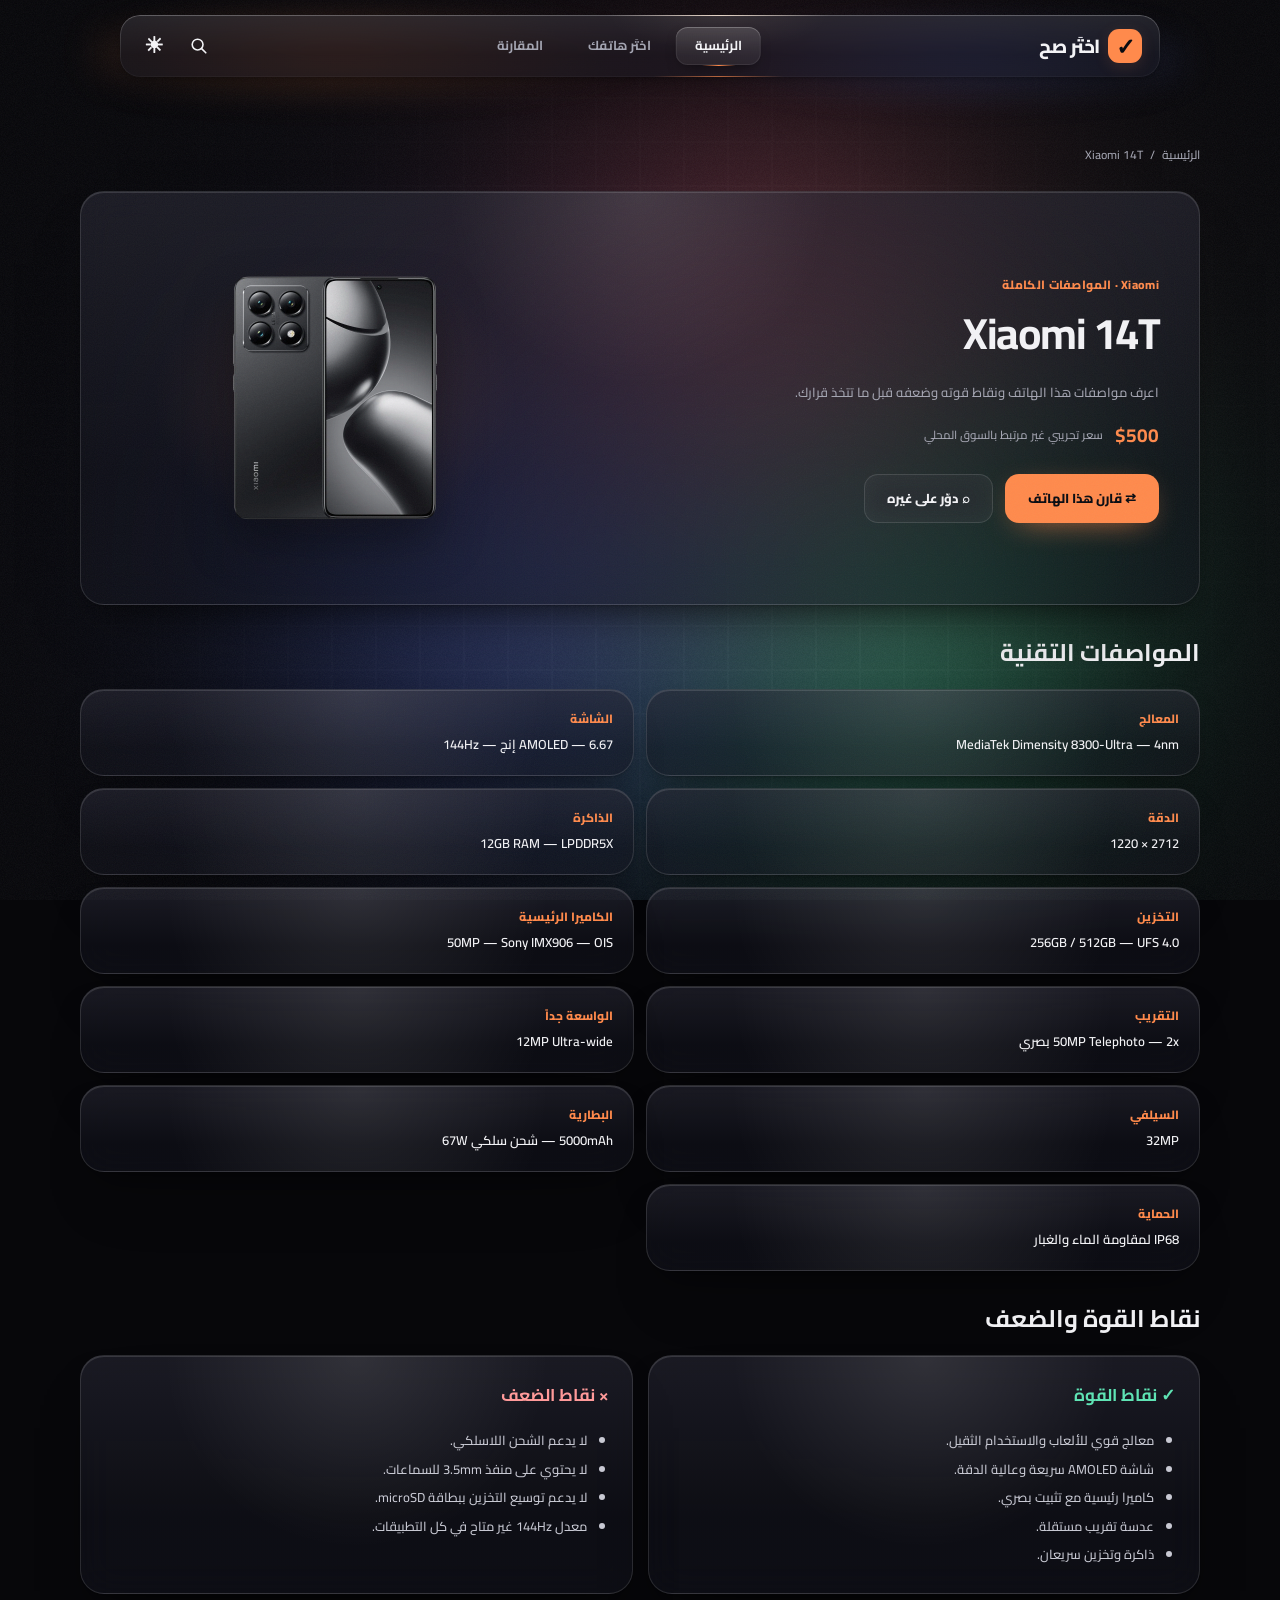
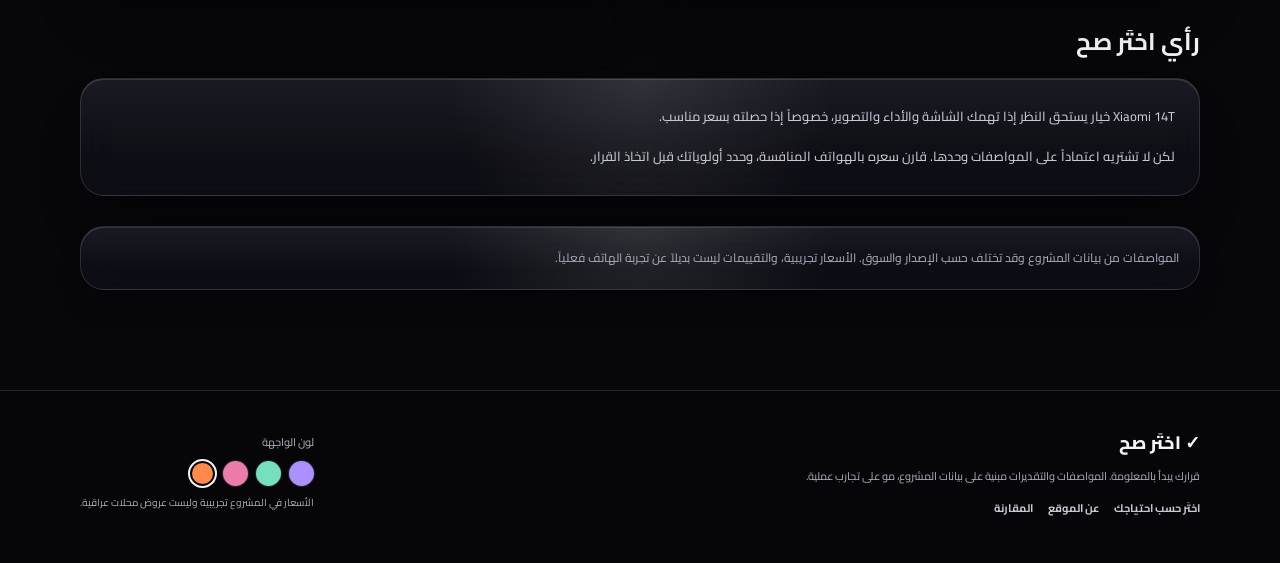
<file: xiaomi-14t.html>
<!doctype html>
<html lang="ar" dir="rtl"><head><meta charset="utf-8"><meta name="viewport" content="width=device-width,initial-scale=1">
<meta name="description" content="مواصفات Xiaomi 14T ونقاط القوة والضعف."><title>Xiaomi 14T | اختَر صح</title>
<link rel="icon" href="data:image/svg+xml,%3Csvg xmlns='http://www.w3.org/2000/svg' viewBox='0 0 64 64'%3E%3Crect width='64' height='64' rx='17' fill='%23ff8a4c'/%3E%3Cpath d='M17 33l11 10 19-22' stroke='%23070a13' stroke-width='7' fill='none' stroke-linecap='round'/%3E%3C/svg%3E">
<script>try{let t=localStorage.getItem('siteTheme'),p=localStorage.getItem('sitePalette');document.documentElement.dataset.theme=['dark','light'].includes(t)?t:'dark';document.documentElement.dataset.palette=['violet','pine','burgundy','copper'].includes(p)?p:'copper'}catch(e){document.documentElement.dataset.theme='dark';document.documentElement.dataset.palette='copper'}</script>
<link rel="preconnect" href="https://fonts.googleapis.com"><link rel="preconnect" href="https://fonts.gstatic.com" crossorigin><link href="https://fonts.googleapis.com/css2?family=Cairo:wght@400;500;600;700;800&display=swap" rel="stylesheet">
<link rel="stylesheet" href="assets/site.css"><link rel="stylesheet" href="assets/mobile-light.css?v=20261103-touchfix"></head><body data-page="phone" data-phone-id="xiaomi-14t">
<div class="ambient" aria-hidden="true"><canvas id="ambientCanvas"></canvas><canvas id="fogCanvas"></canvas><div class="fog-fallback" aria-hidden="true"><i></i><i></i><i></i></div><div class="ambient-pools"><i></i><i></i><i></i></div></div>
<header class="site-header">
 <div class="nav-ambient" aria-hidden="true"></div>
 <div class="site-nav" data-wrap>
 <nav class="bar" data-bar aria-label="التنقل الرئيسي">
  <span class="bar__edge" aria-hidden="true"></span><span class="bar__sheen" aria-hidden="true"></span>
  <a class="brand" href="index.html" aria-label="اختَر صح — الرئيسية"><span class="brand__mark">✓</span><span class="brand__name">اختَر صح</span></a>
  <div class="mid" data-mid><div class="links" data-links>
    <span class="pill" data-pill><span class="pill__glass"></span></span><span class="ghost" data-ghost></span>
    <a class="link" data-link href="index.html"><span class="link__in">الرئيسية</span></a>
    <a class="link" data-link href="index.html#finder"><span class="link__in">اختَر هاتفك</span></a>
    <a class="link" data-link href="compare.html"><span class="link__in">المقارنة</span></a>
   </div><div class="field" data-field>
    <svg class="field__icon" viewBox="0 0 20 20" aria-hidden="true"><circle cx="8.6" cy="8.6" r="5.4"/><path d="M12.6 12.6l4.2 4.2"/></svg>
    <label class="sr" for="globalSearch">البحث في الهواتف</label>
    <input class="field__input" id="globalSearch" data-input type="search" autocomplete="off" placeholder="اسم الهاتف..." role="combobox" aria-expanded="false" aria-controls="globalResults" aria-autocomplete="list">
    <kbd class="field__key" aria-hidden="true">Esc</kbd></div></div>
   <div class="acts">
    <button class="act act--search" type="button" data-search aria-expanded="false" aria-label="فتح البحث"><span class="act__in">
     <svg class="act__icon act__icon--find" data-find viewBox="0 0 20 20" aria-hidden="true"><circle cx="8.6" cy="8.6" r="5.4"/><path d="M12.6 12.6l4.2 4.2"/></svg>
     <svg class="act__icon act__icon--close" data-close viewBox="0 0 20 20" aria-hidden="true"><path d="M5.5 5.5l9 9M14.5 5.5l-9 9"/></svg></span></button>
    <button class="act act--theme" id="themeToggle" type="button" aria-label="تبديل الوضع الليلي" title="تبديل الوضع الليلي">◐</button>
   </div>
  </nav>
  <div class="panel" data-panel id="globalResults" role="listbox" aria-label="نتائج بحث الهواتف" hidden>
   <span class="panel__edge" aria-hidden="true"></span>
   <div class="panel__head"><span>الهواتف المتوفرة</span><span data-count></span></div>
   <span class="hilite" data-hilite aria-hidden="true"></span><div class="rows" data-rows></div>
   <p class="panel__none" data-none hidden>ما لقينا هذا الهاتف ضمن الهواتف السبعة الموجودة حالياً.</p>
  </div>
  <p class="sr" aria-live="polite" data-live></p>
 </div>
</header>
<main class="content-shell inner-page phone-page"><nav class="breadcrumbs" aria-label="أنت هنا"><a href="index.html">الرئيسية</a><span> / </span><span id="breadcrumbName">تفاصيل الهاتف</span></nav>
<div id="phoneContent" class="phone-content"><div class="loading-state">جاري تحميل تفاصيل الهاتف...</div></div>
</main>
<footer class="site-footer"><div class="content-shell footer-inner">
 <div><a class="foot-brand" href="index.html">✓ اختَر صح</a><p>قرارك يبدأ بالمعلومة. المواصفات والتقديرات مبنية على بيانات المشروع، مو على تجارب عملية.</p><nav class="footer-links" aria-label="روابط سريعة"><a href="index.html#finder">اختَر حسب احتياجك</a><a href="index.html#services">عن الموقع</a><a href="compare.html">المقارنة</a></nav></div>
 <div class="footer-options"><span>لون الواجهة</span><div class="palette-swatches" role="group" aria-label="لون الواجهة">
 <button data-palette="violet" title="بنفسجي" aria-label="بنفسجي"></button><button data-palette="pine" title="صنوبري" aria-label="صنوبري"></button><button data-palette="burgundy" title="عنابي" aria-label="عنابي"></button><button data-palette="copper" title="نحاسي" aria-label="نحاسي"></button>
 </div><span class="foot-small">الأسعار في المشروع تجريبية وليست عروض محلات عراقية.</span></div>
 </div></footer>
<script defer src="assets/offline-data.js"></script><script defer src="assets/app.js?v=20261103-touchfix"></script><script defer src="assets/ambient.js?v=20261103-touchfix"></script><script defer src="assets/fog.js?v=20261103-touchfix"></script><script defer src="assets/radar.js"></script>
</body></html>
</file>
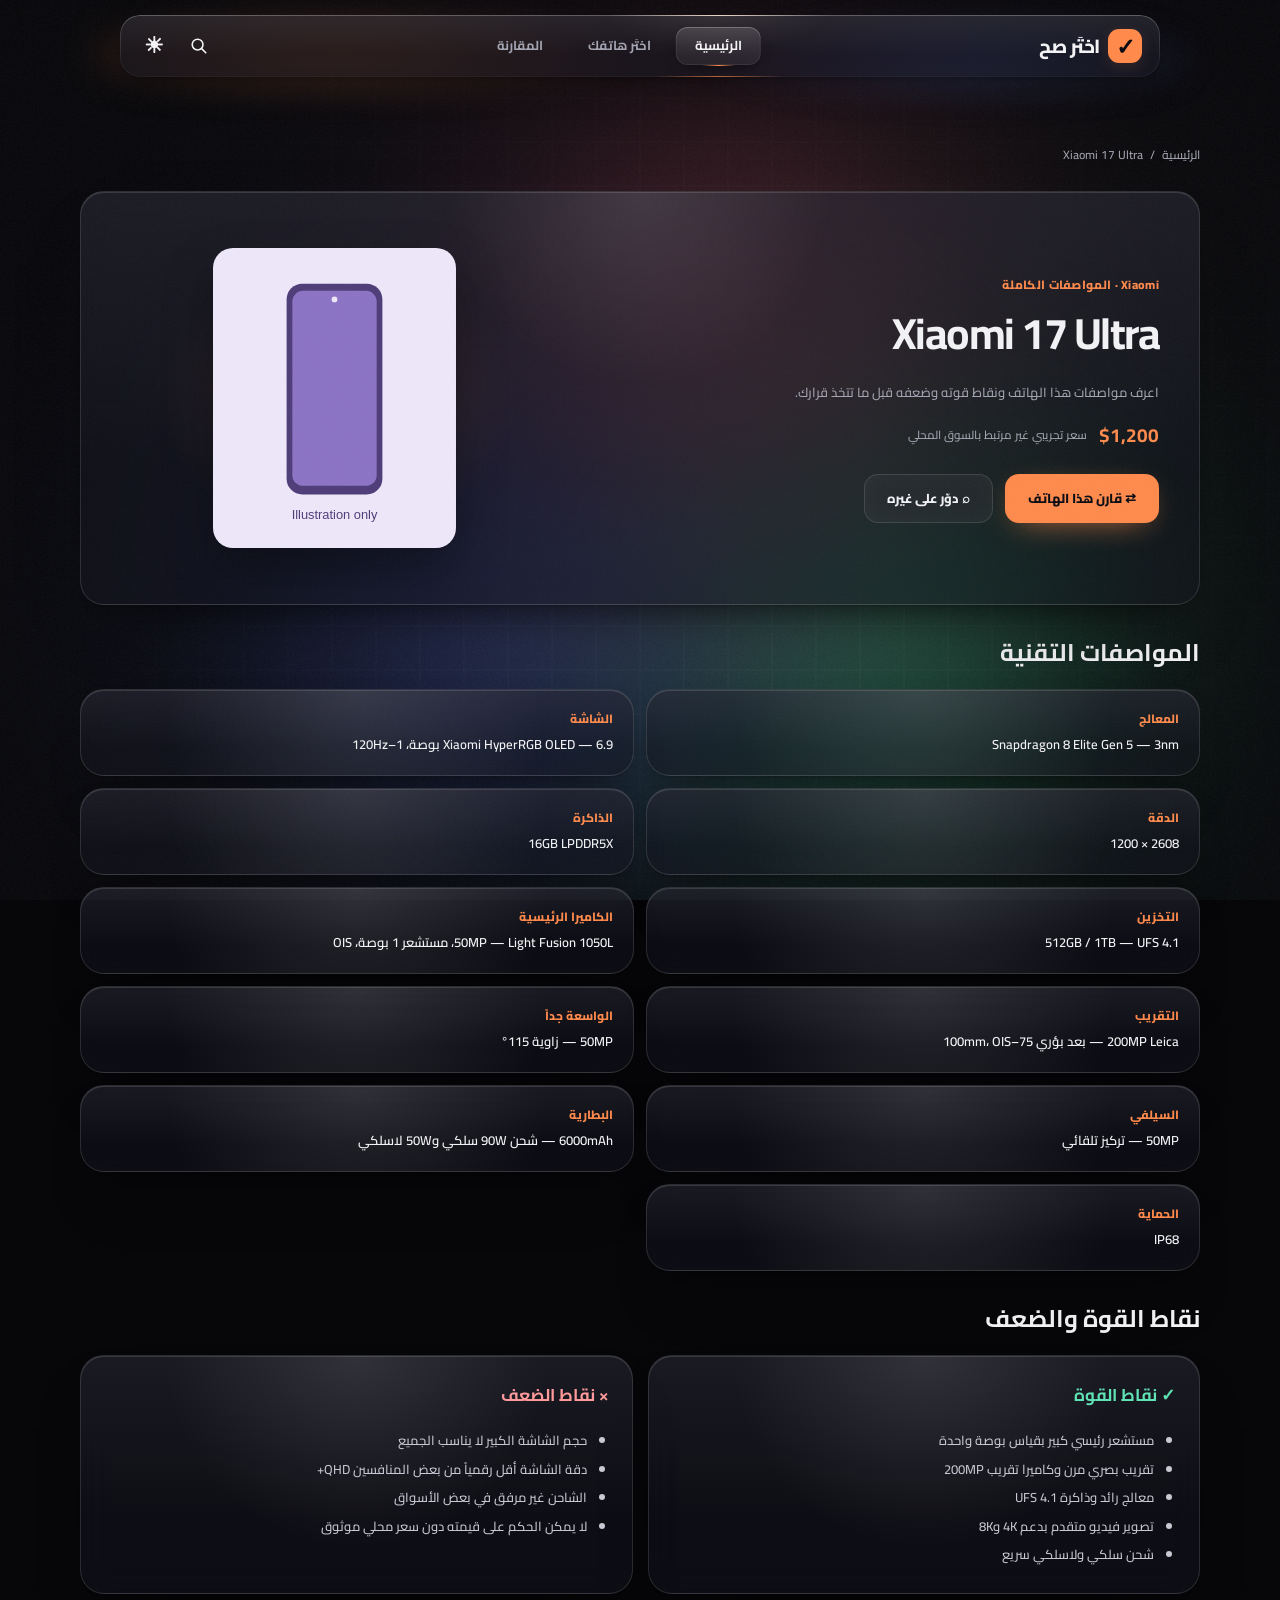
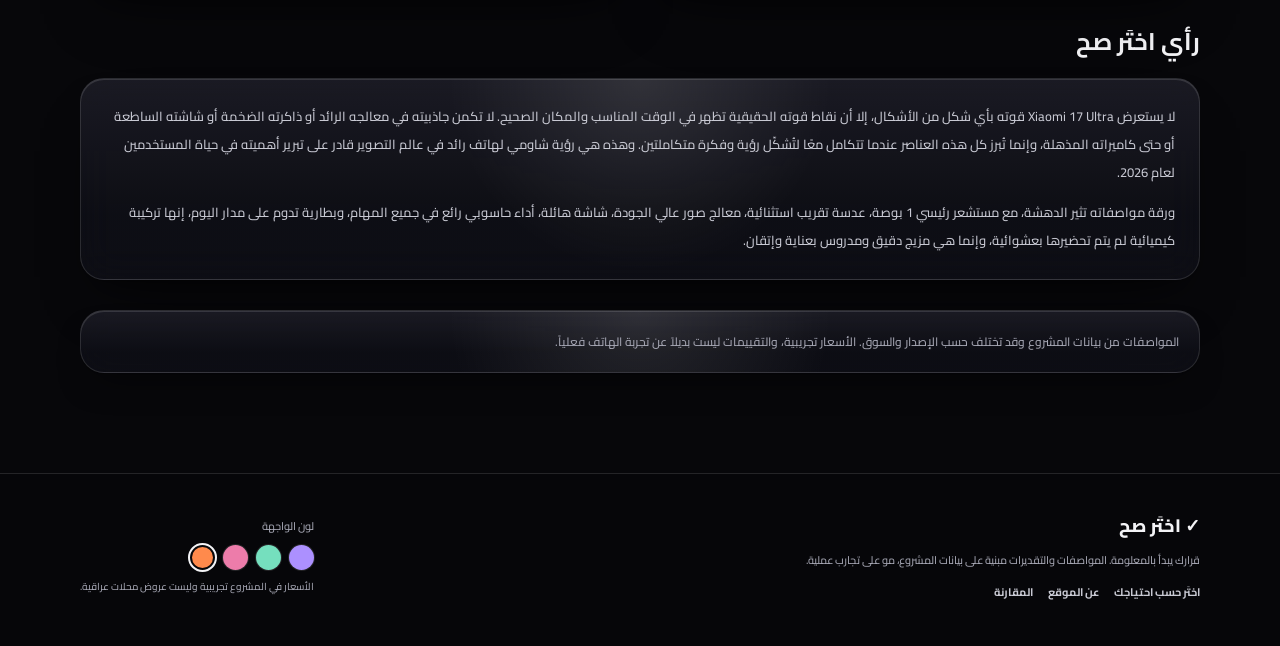
<file: xiaomi-17-ultra.html>
<!doctype html>
<html lang="ar" dir="rtl"><head><meta charset="utf-8"><meta name="viewport" content="width=device-width,initial-scale=1">
<meta name="description" content="مواصفات Xiaomi 17 Ultra ونقاط القوة والضعف."><title>Xiaomi 17 Ultra | اختَر صح</title>
<link rel="icon" href="data:image/svg+xml,%3Csvg xmlns='http://www.w3.org/2000/svg' viewBox='0 0 64 64'%3E%3Crect width='64' height='64' rx='17' fill='%23ff8a4c'/%3E%3Cpath d='M17 33l11 10 19-22' stroke='%23070a13' stroke-width='7' fill='none' stroke-linecap='round'/%3E%3C/svg%3E">
<script>try{let t=localStorage.getItem('siteTheme'),p=localStorage.getItem('sitePalette');document.documentElement.dataset.theme=['dark','light'].includes(t)?t:'dark';document.documentElement.dataset.palette=['violet','pine','burgundy','copper'].includes(p)?p:'copper'}catch(e){document.documentElement.dataset.theme='dark';document.documentElement.dataset.palette='copper'}</script>
<link rel="preconnect" href="https://fonts.googleapis.com"><link rel="preconnect" href="https://fonts.gstatic.com" crossorigin><link href="https://fonts.googleapis.com/css2?family=Cairo:wght@400;500;600;700;800&display=swap" rel="stylesheet">
<link rel="stylesheet" href="assets/site.css"><link rel="stylesheet" href="assets/mobile-light.css?v=20261103-touchfix"></head><body data-page="phone" data-phone-id="xiaomi-17-ultra">
<div class="ambient" aria-hidden="true"><canvas id="ambientCanvas"></canvas><canvas id="fogCanvas"></canvas><div class="fog-fallback" aria-hidden="true"><i></i><i></i><i></i></div><div class="ambient-pools"><i></i><i></i><i></i></div></div>
<header class="site-header">
 <div class="nav-ambient" aria-hidden="true"></div>
 <div class="site-nav" data-wrap>
 <nav class="bar" data-bar aria-label="التنقل الرئيسي">
  <span class="bar__edge" aria-hidden="true"></span><span class="bar__sheen" aria-hidden="true"></span>
  <a class="brand" href="index.html" aria-label="اختَر صح — الرئيسية"><span class="brand__mark">✓</span><span class="brand__name">اختَر صح</span></a>
  <div class="mid" data-mid><div class="links" data-links>
    <span class="pill" data-pill><span class="pill__glass"></span></span><span class="ghost" data-ghost></span>
    <a class="link" data-link href="index.html"><span class="link__in">الرئيسية</span></a>
    <a class="link" data-link href="index.html#finder"><span class="link__in">اختَر هاتفك</span></a>
    <a class="link" data-link href="compare.html"><span class="link__in">المقارنة</span></a>
   </div><div class="field" data-field>
    <svg class="field__icon" viewBox="0 0 20 20" aria-hidden="true"><circle cx="8.6" cy="8.6" r="5.4"/><path d="M12.6 12.6l4.2 4.2"/></svg>
    <label class="sr" for="globalSearch">البحث في الهواتف</label>
    <input class="field__input" id="globalSearch" data-input type="search" autocomplete="off" placeholder="اسم الهاتف..." role="combobox" aria-expanded="false" aria-controls="globalResults" aria-autocomplete="list">
    <kbd class="field__key" aria-hidden="true">Esc</kbd></div></div>
   <div class="acts">
    <button class="act act--search" type="button" data-search aria-expanded="false" aria-label="فتح البحث"><span class="act__in">
     <svg class="act__icon act__icon--find" data-find viewBox="0 0 20 20" aria-hidden="true"><circle cx="8.6" cy="8.6" r="5.4"/><path d="M12.6 12.6l4.2 4.2"/></svg>
     <svg class="act__icon act__icon--close" data-close viewBox="0 0 20 20" aria-hidden="true"><path d="M5.5 5.5l9 9M14.5 5.5l-9 9"/></svg></span></button>
    <button class="act act--theme" id="themeToggle" type="button" aria-label="تبديل الوضع الليلي" title="تبديل الوضع الليلي">◐</button>
   </div>
  </nav>
  <div class="panel" data-panel id="globalResults" role="listbox" aria-label="نتائج بحث الهواتف" hidden>
   <span class="panel__edge" aria-hidden="true"></span>
   <div class="panel__head"><span>الهواتف المتوفرة</span><span data-count></span></div>
   <span class="hilite" data-hilite aria-hidden="true"></span><div class="rows" data-rows></div>
   <p class="panel__none" data-none hidden>ما لقينا هذا الهاتف ضمن الهواتف السبعة الموجودة حالياً.</p>
  </div>
  <p class="sr" aria-live="polite" data-live></p>
 </div>
</header>
<main class="content-shell inner-page phone-page"><nav class="breadcrumbs" aria-label="أنت هنا"><a href="index.html">الرئيسية</a><span> / </span><span id="breadcrumbName">تفاصيل الهاتف</span></nav>
<div id="phoneContent" class="phone-content"><div class="loading-state">جاري تحميل تفاصيل الهاتف...</div></div>
</main>
<footer class="site-footer"><div class="content-shell footer-inner">
 <div><a class="foot-brand" href="index.html">✓ اختَر صح</a><p>قرارك يبدأ بالمعلومة. المواصفات والتقديرات مبنية على بيانات المشروع، مو على تجارب عملية.</p><nav class="footer-links" aria-label="روابط سريعة"><a href="index.html#finder">اختَر حسب احتياجك</a><a href="index.html#services">عن الموقع</a><a href="compare.html">المقارنة</a></nav></div>
 <div class="footer-options"><span>لون الواجهة</span><div class="palette-swatches" role="group" aria-label="لون الواجهة">
 <button data-palette="violet" title="بنفسجي" aria-label="بنفسجي"></button><button data-palette="pine" title="صنوبري" aria-label="صنوبري"></button><button data-palette="burgundy" title="عنابي" aria-label="عنابي"></button><button data-palette="copper" title="نحاسي" aria-label="نحاسي"></button>
 </div><span class="foot-small">الأسعار في المشروع تجريبية وليست عروض محلات عراقية.</span></div>
 </div></footer>
<script defer src="assets/offline-data.js"></script><script defer src="assets/app.js?v=20261103-touchfix"></script><script defer src="assets/ambient.js?v=20261103-touchfix"></script><script defer src="assets/fog.js?v=20261103-touchfix"></script><script defer src="assets/radar.js"></script>
</body></html>
</file>
<file: assets/site.css>
/* Ikhtar Sah — unified rebuild. Nav/radar visuals and card/glass interaction adapted from user-supplied Animorio examples.
   Animorio license in ANIMORIO-LICENSE.txt. The old theme CSS is deliberately not loaded. */
:root{color-scheme:dark;--page:#07070a;--ink:#f3f3f6;--muted:#a4a5b2;--soft:#c8c9d3;--line:rgba(255,255,255,.12);--glass:rgba(19,20,29,.54);--glass-soft:rgba(255,255,255,.043);--card-top:rgba(39,39,51,.61);--shadow:rgba(0,0,0,.56);--accent:#ff8a4c;--accent-wash:rgba(255,138,76,.13);--cool:#6f8cff;--gain:#5fe3b4;--radar-a:#8b7bff;--radar-b:#52d6ff;--brand-ink:#080b11;--body-min:0}
:root[data-palette=violet]{--accent:#ac90ff;--accent-wash:rgba(172,144,255,.13);--cool:#5eaaff}
:root[data-palette=pine]{--accent:#75dfbe;--accent-wash:rgba(117,223,190,.13);--cool:#85a6ff}
:root[data-palette=burgundy]{--accent:#ed7caa;--accent-wash:rgba(237,124,170,.13);--cool:#a797ff}
:root[data-palette=copper]{--accent:#ff8a4c;--accent-wash:rgba(255,138,76,.13);--cool:#6f8cff}
:root[data-theme=light]{color-scheme:light;--page:#eff0f5;--ink:#181824;--muted:#56596b;--soft:#333849;--line:rgba(35,35,50,.15);--glass:rgba(255,255,255,.67);--glass-soft:rgba(255,255,255,.67);--card-top:rgba(255,255,255,.92);--shadow:rgba(35,29,66,.16);--brand-ink:#fff}
*,*::before,*::after{box-sizing:border-box}html{scroll-behavior:smooth;scroll-padding-top:100px;overflow-x:clip}body{margin:0;min-height:100svh;background:var(--page);color:var(--ink);font:500 14px/1.8 Cairo,Tahoma,Arial,sans-serif;-webkit-font-smoothing:antialiased;overflow-x:clip}a{color:inherit;text-decoration:none}button,input,select{font:inherit}button{cursor:pointer}button:disabled{cursor:not-allowed;opacity:.48}img{display:block;max-width:100%}[hidden]{display:none!important}::selection{background:rgba(111,140,255,.37)}:focus-visible{outline:2px solid var(--accent);outline-offset:3px}.sr{position:absolute!important;width:1px!important;height:1px!important;padding:0!important;overflow:hidden!important;clip:rect(0,0,0,0)!important;white-space:nowrap!important;border:0!important}.content-shell{width:min(1120px,calc(100% - 48px));margin-inline:auto;position:relative;z-index:2}
/* The real three-lamp WebGL fragment and three different spring speeds are in ambient.js. */
.ambient{position:fixed;inset:0;z-index:0;pointer-events:none;overflow:hidden;background:var(--page)}.ambient canvas{position:absolute;inset:0;display:block;width:100%;height:100%}.ambient-pools{display:none;position:absolute;inset:0;mix-blend-mode:screen}.ambient.no-gl .ambient-pools{display:block}.ambient-pools i{position:absolute;width:70vmin;height:70vmin;border-radius:50%;filter:blur(25px);opacity:.42;transform:translate3d(-50%,-50%,0);background:radial-gradient(circle,var(--c) 0,transparent 68%)}.ambient-pools i:nth-child(1){--c:#ff4f6a}.ambient-pools i:nth-child(2){--c:#3dffa2}.ambient-pools i:nth-child(3){--c:#4a6bff}body::after{content:'';position:fixed;inset:0;z-index:30;pointer-events:none;opacity:.05;background-image:url("data:image/svg+xml,%3Csvg xmlns='http://www.w3.org/2000/svg' width='160' height='160'%3E%3Cfilter id='n'%3E%3CfeTurbulence type='fractalNoise' baseFrequency='.9' numOctaves='2' stitchTiles='stitch'/%3E%3C/filter%3E%3Crect width='100%25' height='100%25' filter='url(%23n)'/%3E%3C/svg%3E")}
/*  Nav faithfully uses Animorio's smoked glass, illuminated rim, moving pill, spring sheen, and morphing search. */
.site-header{position:sticky;top:0;z-index:100;padding:15px 22px 0;pointer-events:none}.site-nav{position:relative;width:min(1040px,100%);margin-inline:auto;pointer-events:none}.site-nav::before{content:'';position:absolute;inset:-16px -3% auto;height:110px;z-index:-1;pointer-events:none;background:radial-gradient(40% 65% at 22% 50%,color-mix(in srgb,var(--accent) 25%,transparent),transparent 72%),radial-gradient(35% 60% at 80% 55%,color-mix(in srgb,var(--cool) 22%,transparent),transparent 72%);filter:blur(15px)}
.site-nav .bar{--lx:30px;--lo:.85;position:relative;height:62px;display:flex;direction:rtl;align-items:center;gap:8px;padding:0 13px;border-radius:20px;pointer-events:auto;background:linear-gradient(180deg,rgba(255,255,255,.085),rgba(255,255,255,.018) 65%),var(--glass);backdrop-filter:blur(20px) saturate(150%);-webkit-backdrop-filter:blur(20px) saturate(150%);box-shadow:inset 0 1px rgba(255,255,255,.09),0 12px 40px -18px var(--shadow),0 3px 8px -4px var(--shadow);isolation:isolate}
.site-nav .bar__edge,.site-nav .panel__edge{position:absolute;inset:0;border-radius:inherit;padding:1px;pointer-events:none;background:radial-gradient(155px 35px at var(--lx) 0%,rgba(255,236,220,var(--lo)),transparent 72%),radial-gradient(90px 28px at var(--lx) 100%,color-mix(in srgb,var(--accent) 70%,transparent),transparent 72%),linear-gradient(180deg,rgba(255,255,255,.19),rgba(255,255,255,.035));-webkit-mask:linear-gradient(#000 0 0) content-box,linear-gradient(#000 0 0);-webkit-mask-composite:xor;mask:linear-gradient(#000 0 0) content-box exclude,linear-gradient(#000 0 0)}
.site-nav .bar__sheen{position:absolute;inset:0;border-radius:inherit;pointer-events:none;background:radial-gradient(145px 46px at var(--lx) 0%,rgba(255,230,210,.065),transparent 76%)}
.site-nav .brand{position:relative;z-index:2;display:flex;align-items:center;gap:9px;padding:4px 5px;white-space:nowrap;flex:none;color:var(--ink)}.site-nav .brand__mark{display:grid;place-items:center;width:34px;height:34px;border-radius:11px;background:var(--accent);color:var(--brand-ink);font-size:23px;line-height:1;font-weight:800;box-shadow:0 4px 15px var(--accent-wash)}.site-nav .brand__name{font-size:19px;font-weight:800;letter-spacing:-.045em}
.site-nav .mid{position:relative;min-width:0;flex:1;height:42px;margin-inline:20px 6px}.site-nav .links{position:absolute;inset:0;display:flex;direction:rtl;align-items:center;justify-content:center;gap:6px;transition:opacity .25s ease,filter .34s ease,transform .38s cubic-bezier(.2,.8,.3,1)}
.site-nav .link{position:relative;z-index:1;display:flex;align-items:center;justify-content:center;height:38px;padding:0 clamp(8px,1.5vw,20px);border-radius:11px;white-space:nowrap;color:var(--muted);font-size:13px;font-weight:700;transition:color .25s}.site-nav .link[aria-current=page],.site-nav .link:hover{color:var(--ink)}.site-nav .link__in{display:block;transition:transform .22s cubic-bezier(.3,1.6,.5,1)}.site-nav .link:active .link__in{transform:scale(.95)}
.site-nav .pill,.site-nav .ghost{position:absolute;left:0;top:2px;height:38px;width:0;pointer-events:none}.site-nav .pill__glass{position:absolute;inset:0;border-radius:12px;background:linear-gradient(180deg,rgba(255,255,255,.14),rgba(255,255,255,.06));box-shadow:inset 0 1px 0 rgba(255,255,255,.18),inset 0 0 0 1px rgba(255,255,255,.075),0 6px 14px -6px var(--shadow)}.site-nav .pill__glass::after{content:'';position:absolute;left:30%;right:30%;bottom:-1px;height:1px;background:linear-gradient(90deg,transparent,var(--accent),transparent)}.site-nav .ghost{border-radius:12px;background:rgba(255,255,255,.065);opacity:0;transition:opacity .22s,transform .22s,width .22s}
.site-nav .field{position:absolute;inset:0;visibility:hidden;display:flex;direction:rtl;align-items:center;gap:9px;padding:0 12px;border-radius:12px;background:rgba(0,0,0,.21);box-shadow:inset 0 1px 2px rgba(0,0,0,.17),inset 0 0 0 1px var(--line);clip-path:inset(0 0 0 100% round 12px);opacity:0;transition:clip-path .62s cubic-bezier(.16,1,.3,1),opacity .28s}.site-nav .field__icon{width:17px;height:17px;flex:none;fill:none;stroke:var(--muted);stroke-width:1.8;stroke-linecap:round}.site-nav .field__input{flex:1;min-width:0;height:100%;border:0;background:none;color:var(--ink);font-size:13px;outline:none;caret-color:var(--accent);-webkit-appearance:none;appearance:none}.site-nav .field__input::placeholder{color:var(--muted);opacity:.9}.site-nav .field__input::-webkit-search-cancel-button{display:none}.site-nav .field__key{direction:ltr;display:block;flex:none;font-size:10px;color:var(--muted);padding:1px 6px;border:1px solid var(--line);border-radius:5px}
.site-nav .acts{position:relative;z-index:2;display:flex;gap:4px;flex:none;align-items:center}.site-nav .act{display:grid;place-items:center;position:relative;width:41px;height:41px;border:none;border-radius:12px;color:var(--ink);background:transparent;transition:background .2s,transform .22s}.site-nav .act:hover{background:var(--glass-soft)}.site-nav .act:active{transform:scale(.92)}.site-nav .act__in{position:relative;display:block;width:20px;height:20px}.site-nav .act__icon{position:absolute;inset:0;width:20px;height:20px;fill:none;stroke:currentColor;stroke-width:1.6;stroke-linecap:round;stroke-linejoin:round;transition:transform .45s cubic-bezier(.2,1.4,.4,1),opacity .26s}.site-nav .act__icon--close{transform:rotate(90deg) scale(.4);opacity:0}.site-nav .act--theme{font:700 22px/1 Arial,sans-serif}
.site-nav.is-searching .links{opacity:0;filter:blur(4px);transform:translateX(-12px);pointer-events:none}.site-nav.is-searching .pill{opacity:0;transition:opacity .22s}.site-nav.is-searching .field{visibility:visible;opacity:1;clip-path:inset(0 0 0 0 round 12px)}.site-nav.is-searching .act__icon--find{opacity:0;transform:rotate(-90deg) scale(.45)}.site-nav.is-searching .act__icon--close{opacity:1;transform:rotate(0) scale(1)}
.site-nav .panel{--lx:30px;position:absolute;z-index:3;top:70px;left:0;right:0;width:100%;max-height:370px;overflow:auto;pointer-events:auto;border-radius:19px;padding:12px;background:linear-gradient(180deg,rgba(255,255,255,.10),rgba(255,255,255,.028)),var(--glass);backdrop-filter:blur(24px) saturate(150%);-webkit-backdrop-filter:blur(24px) saturate(150%);box-shadow:inset 0 1px 0 rgba(255,255,255,.1),0 18px 40px -18px var(--shadow),0 18px 55px -26px var(--shadow);opacity:0;transform:translateY(-9px);clip-path:inset(0 0 100% 0 round 19px);transition:opacity .26s,transform .48s cubic-bezier(.16,1,.3,1),clip-path .52s cubic-bezier(.16,1,.3,1)}.site-nav .panel.is-visible{opacity:1;transform:translateY(0);clip-path:inset(0 0 0 0 round 19px)}.site-nav .panel__head{display:flex;justify-content:space-between;gap:8px;padding:5px 10px 9px;font-size:11px;font-weight:700;color:var(--muted)}.site-nav .rows{position:relative;display:grid;gap:4px}.site-nav .row{position:relative;z-index:1;display:flex;width:100%;align-items:center;gap:12px;text-align:right;padding:8px 10px;border:0;border-radius:11px;background:transparent;color:var(--ink);transition:background .18s;cursor:pointer}.site-nav .row:hover,.site-nav .row[aria-selected=true]{background:rgba(255,255,255,.085)}.site-nav .row__sw{flex:none;display:grid;place-items:center;width:41px;height:41px;border:1px solid var(--line);border-radius:10px;background:linear-gradient(145deg,color-mix(in srgb,var(--accent) 30%,transparent),rgba(255,255,255,.035));font-size:21px}.site-nav .row__sw img{max-width:30px;max-height:36px;object-fit:contain}.site-nav .row__txt{flex:1;min-width:0;display:grid;gap:0}.site-nav .row__name{font-size:13px;font-weight:700;direction:ltr;text-align:right;unicode-bidi:plaintext}.site-nav .row__name mark{background:none;color:var(--accent);font-weight:800}.site-nav .row__sub{font-size:11px;color:var(--muted)}.site-nav .row__price{direction:ltr;font-size:12px;color:var(--soft);white-space:nowrap}.site-nav .panel__none{padding:16px;text-align:center;color:var(--muted);margin:0}
/* Common glass from the user-supplied Animorio message notification example: bright top rim, layered shadows, pointer light. */
.glass-card,.floating-chip{position:relative;isolation:isolate;overflow:hidden;border-radius:24px;border:1px solid var(--line);background:linear-gradient(180deg,var(--card-top),var(--glass) 68%);box-shadow:inset 0 1px 0 rgba(255,255,255,.13),0 2px 4px -3px var(--shadow),0 18px 34px -16px var(--shadow),0 35px 70px -38px var(--shadow);backdrop-filter:blur(18px) saturate(132%);-webkit-backdrop-filter:blur(18px) saturate(132%)}.glass-card::before,.floating-chip::before{content:'';position:absolute;inset:0;z-index:-1;pointer-events:none;background:radial-gradient(260px circle at var(--mx,50%) var(--my,0%),rgba(255,255,255,.12),transparent 74%);opacity:.85}.glass-card.interactive{transition:border-color .25s,box-shadow .32s,transform .32s cubic-bezier(.2,1.4,.4,1)}.glass-card.interactive:hover{border-color:color-mix(in srgb,var(--accent) 45%,var(--line));transform:translateY(-3px);box-shadow:inset 0 1px 0 rgba(255,255,255,.16),0 24px 55px -25px var(--shadow),0 0 26px -20px var(--accent)}.glass-card.interactive:active{transform:scale(.984)}
/* Home hero: clear foreground over the exact interactive three-light animation. */
.hero{min-height:650px;display:grid;grid-template-columns:minmax(0,1.1fr) minmax(0,.9fr);gap:48px;align-items:center;padding:92px 0 105px}.hero-copy{position:relative;z-index:1}.kicker,.section-eyebrow{color:var(--accent);font-size:12px;font-weight:800;letter-spacing:.025em}.kicker{display:inline-flex;gap:13px;align-items:center}.kicker-line{width:25px;height:1px;background:var(--accent)}.hero h1{font-size:clamp(43px,5vw,72px);line-height:1.48;letter-spacing:-.055em;font-weight:800;margin:18px 0 24px;text-wrap:balance}.hero h1 em{font-style:normal;background:linear-gradient(115deg,var(--accent),#b29fff 60%,#6faaff);-webkit-background-clip:text;background-clip:text;color:transparent}.hero-lead{font-size:15px;color:var(--soft);line-height:2.1;max-width:560px;margin:0}.hero-actions{display:flex;gap:12px;flex-wrap:wrap;margin-top:32px}.cta{position:relative;display:inline-flex;align-items:center;justify-content:center;gap:16px;min-height:49px;padding:10px 22px;border-radius:14px;font-size:13px;font-weight:800;border:1px solid var(--line);white-space:nowrap;transition:transform .22s cubic-bezier(.3,1.4,.4,1),background .2s,border-color .2s,box-shadow .2s}.cta span{font-size:19px;line-height:1}.cta:hover:not(:disabled){transform:translateY(-2px)}.cta:active:not(:disabled){transform:scale(.97)}.cta--bright{background:var(--accent);border-color:transparent;color:var(--brand-ink);box-shadow:0 8px 32px -14px var(--accent)}.cta--bright:hover{box-shadow:0 12px 34px -11px var(--accent)}.cta--outline{background:rgba(255,255,255,.055);color:var(--ink);backdrop-filter:blur(14px)}.cta--outline:hover{border-color:var(--accent)}.small-note{display:flex;align-items:center;gap:9px;color:var(--muted);font-size:11px;margin:24px 0 0}.status-dot{display:inline-block;width:7px;height:7px;border-radius:50%;background:#5fe3b4;box-shadow:0 0 12px #5fe3b4}.hero-visual{width:100%;min-height:435px;position:relative;display:grid;place-items:center}.hero-orbit{position:absolute;width:min(100%,430px);aspect-ratio:1;border:1px solid rgba(255,255,255,.10);border-radius:50%;transform:rotate(-20deg);box-shadow:0 0 0 42px rgba(255,255,255,.014),0 0 0 85px rgba(255,255,255,.008)}.device-frame{position:relative;z-index:1;width:196px;height:374px;border:5px solid #33333c;border-radius:37px;background:linear-gradient(140deg,#0b0d18,#281b39 38%,#431a49 69%,#090d1b);transform:rotate(-9deg);box-shadow:inset 0 0 0 2px #858199,18px 26px 70px rgba(0,0,0,.55),0 0 110px -42px #7e65ff;display:flex;align-items:center;justify-content:center;flex-direction:column;gap:9px;color:#e8d8ff}.device-frame .device-island{position:absolute;top:15px;left:50%;transform:translateX(-50%);width:65px;height:16px;border-radius:20px;background:#080b18}.device-shimmer{position:absolute;inset:31% 17% auto;height:135px;border-radius:50%;background:radial-gradient(circle at 38% 32%,rgba(255,200,220,.72),rgba(179,87,159,.3) 38%,transparent 75%);box-shadow:0 0 0 35px rgba(156,93,179,.1),0 0 0 75px rgba(156,93,179,.045)}.device-glyph{font-size:57px;line-height:1;font-weight:800;position:relative;z-index:1;text-shadow:0 0 35px #ffaddf}.device-frame>span{position:relative;z-index:1;font-size:18px;font-weight:800}.floating-chip{position:absolute;z-index:2;min-width:165px;padding:12px 17px;border-radius:16px;background:linear-gradient(165deg,rgba(38,40,55,.78),rgba(23,23,30,.57));color:#f7f3fd}.floating-chip b{display:block;font-size:12px}.floating-chip small{font-size:10px;color:#b7b3c8}.chip-top{top:15%;right:3%;animation:floatOne 5.5s ease-in-out infinite}.chip-bottom{bottom:17%;left:0;animation:floatTwo 6s ease-in-out infinite}@keyframes floatOne{50%{transform:translateY(-9px)}}@keyframes floatTwo{50%{transform:translateY(9px)}}
/* Home listing and shared sections */
.listing-section{padding:45px 0 55px;scroll-margin-top:100px}.about-section{padding:40px 0 105px}.section-header{display:flex;align-items:end;justify-content:space-between;gap:20px;margin-bottom:26px}.section-header h2,.page-intro h1{font-size:clamp(25px,3vw,39px);line-height:1.45;letter-spacing:-.04em;margin:5px 0}.section-header p,.page-intro p{color:var(--soft);font-size:13px;line-height:2;margin:8px 0 0}.eyebrow-count{color:var(--muted);font-size:12px;white-space:nowrap}.filter-panel{display:flex;align-items:end;gap:20px;flex-wrap:wrap;padding:22px 25px;margin-bottom:25px}.filter-group{display:flex;flex-direction:column;gap:9px}.filter-group label,.filter-group>span{font-weight:800;font-size:12px}.filter-group select{min-height:43px;min-width:180px;background:var(--glass);border:1px solid var(--line);border-radius:12px;color:var(--ink);padding:8px 12px;outline-offset:1px}.filter-group select option{background:var(--page);color:var(--ink)}.filter-needs{flex:1}.needs{display:flex;flex-wrap:wrap;gap:8px}.need{background:rgba(255,255,255,.04);color:var(--soft);padding:7px 14px;border:1px solid var(--line);border-radius:999px;font-size:12px;transition:all .2s}.need.is-active,.need:hover{border-color:var(--accent);color:var(--ink);background:var(--accent-wash)}.need.is-active{box-shadow:inset 0 0 0 1px color-mix(in srgb,var(--accent) 30%,transparent)}.phone-grid,.feature-grid{display:grid;grid-template-columns:repeat(4,minmax(0,1fr));gap:16px}.phone-tile{display:flex;flex-direction:column;color:var(--ink);padding:20px;min-height:285px}.phone-tile__top{display:flex;align-items:center;justify-content:space-between;gap:7px}.phone-tile__brand{font-size:10px;color:var(--accent);font-weight:800;letter-spacing:.05em}.phone-tile__arrow{font-size:22px;line-height:1;color:var(--muted)}.phone-tile__image{height:118px;display:grid;place-items:center;overflow:hidden;margin:5px auto 12px;max-width:100%}.phone-tile__image img{width:auto;height:110px;max-width:98%;object-fit:contain;filter:drop-shadow(0 10px 10px rgba(0,0,0,.35))}.phone-tile__title{margin:0;font-size:16px;font-weight:800;line-height:1.5;direction:ltr;text-align:right}.phone-tile__price{margin:2px 0 0;font-size:13px;font-weight:800;color:var(--accent)}.phone-tile__foot{display:flex;align-items:center;justify-content:space-between;gap:9px;margin-top:auto;padding-top:14px;font-size:11px;color:var(--muted);border-top:1px solid var(--line)}.phone-tile__foot span:last-child{white-space:nowrap}.loading-state,.empty-state{grid-column:1/-1;padding:55px 20px;text-align:center;border:1px dashed var(--line);border-radius:22px;color:var(--muted)}.disclaimer{font-size:11px;line-height:2;color:var(--muted);margin:16px 0}.feature-grid{grid-template-columns:repeat(3,1fr)}.feature-card{padding:29px 26px;min-height:218px}.feature-icon{display:flex;align-items:center;justify-content:center;width:42px;height:42px;background:var(--accent-wash);border:1px solid color-mix(in srgb,var(--accent) 28%,transparent);border-radius:12px;font-size:12px;font-weight:800;color:var(--accent);direction:ltr}.feature-card h3{margin:22px 0 7px;font-size:17px}.feature-card p{color:var(--muted);line-height:2;font-size:12px;margin:0}
/* Detail and comparison layout */
.inner-page{min-height:65vh;padding-top:67px;padding-bottom:100px}.page-intro{padding:15px 0 38px}.page-intro h1{font-size:clamp(35px,4vw,50px);margin:8px 0}.heading-dot{color:var(--accent)}.breadcrumbs{display:flex;align-items:center;gap:7px;color:var(--muted);font-size:12px;margin-bottom:25px}.breadcrumbs a:hover{color:var(--accent)}.phone-hero{display:grid;grid-template-columns:1.15fr .85fr;align-items:center;gap:32px;padding:40px;margin-bottom:28px}.phone-hero h1{font-size:clamp(27px,3.4vw,48px);letter-spacing:-.035em;line-height:1.4;direction:ltr;text-align:right;margin:6px 0 15px}.phone-hero-desc{font-size:13px;color:var(--muted);line-height:2}.phone-hero__media{display:grid;place-items:center;min-height:280px;padding:16px;background:radial-gradient(ellipse at 50% 50%,color-mix(in srgb,var(--accent) 12%,transparent),transparent 60%)}.phone-hero__media img{max-height:300px;max-width:100%;object-fit:contain;filter:drop-shadow(0 24px 24px rgba(0,0,0,.37))}.phone-price{display:flex;align-items:center;gap:12px;flex-wrap:wrap}.phone-price strong{font-size:19px;color:var(--accent)}.phone-actionbar{display:flex;flex-wrap:wrap;gap:12px;margin-top:22px}.phone-section{margin:30px 0 0}.phone-section>h2{font-size:24px;line-height:1.5;margin:0 0 18px}.spec-grid{display:grid;grid-template-columns:repeat(2,minmax(0,1fr));gap:12px}.spec-item{padding:18px 20px;min-height:86px}.spec-item dt{font-size:12px;font-weight:800;color:var(--accent);margin-bottom:4px}.spec-item dd{font-size:13px;line-height:1.8;font-weight:600;margin:0;overflow-wrap:anywhere}.pros-cons{display:grid;grid-template-columns:repeat(2,minmax(0,1fr));gap:15px}.pros,.cons,.opinion-card{padding:24px}.pros h3,.cons h3{font-size:17px;margin:0 0 16px}.pros h3{color:var(--gain)}.cons h3{color:#ff9a9a}.pros ul,.cons ul{padding:0 21px 0 0;margin:0;line-height:2.2;font-size:13px;color:var(--soft)}.opinion-card p{font-size:13px;line-height:2.15;color:var(--soft);margin:0 0 12px}.opinion-card p:last-child{margin:0}.notice-card{padding:20px;color:var(--muted);font-size:12px}
.compare-builder{padding:28px;overflow:visible}.pickers{display:grid;grid-template-columns:minmax(0,1fr) 40px minmax(0,1fr);align-items:center;gap:15px}.pick{position:relative;display:grid;gap:9px}.pick label{font-size:12px;font-weight:800}.pick input{width:100%;height:50px;border:1px solid var(--line);border-radius:13px;padding:10px 15px;color:var(--ink);background:var(--glass-soft);outline-offset:1px}.pick input:focus{border-color:var(--accent)}.pick-options{position:absolute;z-index:25;top:91px;right:0;left:0;max-height:250px;overflow:auto;border-radius:14px;border:1px solid var(--line);background:var(--page);box-shadow:0 18px 36px -10px var(--shadow);backdrop-filter:blur(18px)}.pick-options:empty{display:none}.pick-option{display:block;width:100%;padding:11px 15px;border:0;text-align:right;border-bottom:1px solid var(--line);background:transparent;color:var(--ink);font-size:12px;direction:ltr;text-align:right}.pick-option:hover,.pick-option:focus-visible{background:var(--accent-wash)}.pick-options>p{padding:12px;color:var(--muted);font-size:12px;margin:0}.chosen{min-height:24px;font-size:11px;color:var(--gain)}.swap-indicator{text-align:center;color:var(--accent);font-size:29px}.compare-acts{display:flex;gap:10px;flex-wrap:wrap;margin-top:14px}.compare-acts .cta{font-size:12px;min-height:45px}.message{margin:10px 0 0}.muted{color:var(--muted)}#comparisonOutput{margin-top:45px}#comparisonOutput .section-header{margin-bottom:20px}.table-shell{padding:16px;overflow:auto;max-width:100%}.spec-table{border-collapse:collapse;width:100%;min-width:610px;text-align:right}.spec-table th,.spec-table td{border-bottom:1px solid var(--line);padding:15px 18px;vertical-align:middle;font-size:12px}.spec-table th{font-size:13px;font-weight:800;background:var(--glass-soft)}.spec-table th:first-child{width:24%;border-radius:12px 12px 0 0}.spec-table td:first-child{font-weight:800;color:var(--soft)}.table-phone{display:flex;align-items:center;gap:14px;direction:rtl}.table-phone img{width:55px;height:71px;object-fit:contain}.table-phone a{color:var(--accent);font-size:14px;direction:ltr;text-align:right}.spec-winner{color:var(--gain);background:rgba(95,227,180,.06)}.analysis-grid{display:grid;grid-template-columns:repeat(2,1fr);gap:18px;margin-top:20px}.analysis-card{padding:22px}.analysis-card h3{margin:0 0 14px;font-size:17px;direction:ltr;text-align:right}.analysis-card ul{margin:0;padding-right:20px;line-height:2.2;font-size:12px;color:var(--soft)}
/* Dashboard radar: original Animorio grid, beam, graduated morph and floating tooltip */
.score-section{margin-top:48px}.radar-card{--radar-a:#8b7bff;--radar-b:#52d6ff;max-width:690px;margin-inline:auto;padding:25px 28px 20px;background:linear-gradient(180deg,rgba(28,28,39,.87),rgba(14,14,24,.87) 48%);color:#ececf1}.radar-card-head{display:flex;align-items:center;justify-content:space-between;gap:15px}.radar-card-head h3{margin:2px 0 0;font-size:20px;color:#f3f3f8}.radar-tags{display:flex;gap:9px;max-width:55%;flex-wrap:wrap}.radar-tags span{font:600 10px/1.5 Cairo,Arial,sans-serif;direction:ltr;padding:6px 10px;max-width:150px;overflow:hidden;text-overflow:ellipsis;white-space:nowrap;border-radius:999px;background:rgba(255,255,255,.06)}.radar-tags .tag-a{color:#b3adff}.radar-tags .tag-b{color:#b0b0b9}.radar-stage{position:relative;height:375px;max-width:540px;margin:12px auto}.radar-svg{position:absolute;left:0;top:0;overflow:visible;direction:ltr}.radar-rings path{fill:none;stroke:rgba(255,255,255,.085);stroke-width:.9}.radar-rings path:first-child{fill:rgba(255,255,255,.015)}.radar-axes line{stroke:rgba(255,255,255,.11);stroke-width:.9}.radar-beam{opacity:0}.radar-base{fill:rgba(255,255,255,.02);stroke:#a7a8b3;stroke-opacity:.83;stroke-width:1;stroke-dasharray:3 3;stroke-linejoin:round}.radar-glow{fill:none;stroke:#8b7bff;stroke-width:6;opacity:.40}.radar-fill{fill:url(#rgFill)}.radar-line{fill:none;stroke-width:1.7;stroke-linejoin:round}.radar-dot{fill:#14141c;stroke:#fff;stroke-width:1.2}.radar-halo{fill:none;stroke:#52d6ff;stroke-opacity:.6;stroke-width:1;opacity:0}.radar-labels{position:absolute;inset:0;pointer-events:none}.radar-lab{position:absolute;left:0;top:0;border:0;padding:3px 5px;background:none;color:#a7a7b7;pointer-events:auto;font:700 11px Cairo,Arial;white-space:nowrap;cursor:pointer;transition:color .25s}.radar-lab.is-active{color:#fff}.radar-lab.r{transform:translate(0,-50%)}.radar-lab.l{transform:translate(-100%,-50%)}.radar-lab.t{transform:translate(-50%,-100%)}.radar-lab.b{transform:translate(-50%,0)}.radar-tip{position:absolute;left:0;top:0;opacity:0;pointer-events:none;z-index:4}.radar-tip-glass{display:grid;gap:4px;min-width:114px;padding:10px 13px;border-radius:13px;background:rgba(27,27,38,.72);backdrop-filter:blur(12px);box-shadow:inset 0 1px rgba(255,255,255,.14),inset 0 0 0 1px rgba(255,255,255,.1),0 12px 26px -7px #000}.radar-tip-glass span{font-size:10px;color:#a7a7b7}.radar-tip-glass b{font-size:19px;line-height:1.2;color:#f1f1fa;direction:ltr}.radar-tip-glass small{color:#5fe3b4;font-size:10px}.radar-legend{display:flex;justify-content:center;gap:26px;align-items:center;flex-wrap:wrap;border-top:1px solid rgba(255,255,255,.08);padding-top:15px}.radar-legend span{display:flex;gap:9px;align-items:center;font-size:11px;direction:ltr}.radar-legend i{width:21px;height:2px;display:inline-block}.radar-legend-a{background:linear-gradient(90deg,#8b7bff,#52d6ff)}.radar-legend-b{background:#a7a8b3;border-top:1px dashed #888}
/* Footer */
.site-footer{position:relative;z-index:2;border-top:1px solid var(--line);background:color-mix(in srgb,var(--page) 75%,transparent);backdrop-filter:blur(16px)}.footer-inner{display:flex;align-items:center;justify-content:space-between;gap:30px;padding:36px 0 44px}.foot-brand{font-size:18px;font-weight:800;color:var(--ink)}.footer-inner p{max-width:490px;font-size:11px;color:var(--muted);margin:8px 0 0}.footer-options{display:grid;gap:8px;color:var(--muted);font-size:11px}.palette-swatches{display:flex;gap:8px}.palette-swatches button{width:25px;height:25px;border-radius:50%;border:2px solid transparent;background:var(--swatch);box-shadow:0 0 0 1px var(--line)}.palette-swatches button[data-palette=violet]{--swatch:#ac90ff}.palette-swatches button[data-palette=pine]{--swatch:#75dfbe}.palette-swatches button[data-palette=burgundy]{--swatch:#ed7caa}.palette-swatches button[data-palette=copper]{--swatch:#ff8a4c}.palette-swatches button[aria-pressed=true]{border-color:var(--page);outline:2px solid var(--ink)}.foot-small{font-size:10px}
/* Light theme retains structure and readable contrast, not the previous layouts. */
:root[data-theme=light] .site-nav .panel{background:linear-gradient(180deg,rgba(255,255,255,.76),rgba(250,250,255,.84))}:root[data-theme=light] .site-nav .field{background:rgba(255,255,255,.38)}:root[data-theme=light] .site-nav .row:hover,:root[data-theme=light] .site-nav .row[aria-selected=true]{background:rgba(0,0,0,.055)}:root[data-theme=light] .site-nav .pill__glass{background:linear-gradient(180deg,rgba(255,255,255,.85),rgba(255,255,255,.55));box-shadow:inset 0 0 0 1px rgba(0,0,0,.06),0 6px 14px -6px #0003}:root[data-theme=light] .floating-chip{background:linear-gradient(165deg,rgba(40,40,60,.92),rgba(25,25,35,.85))}:root[data-theme=light] .device-frame{color:#f1e5ff}:root[data-theme=light] .spec-winner{background:rgba(33,136,109,.06)}
@media(max-width:1000px){.phone-grid{grid-template-columns:repeat(3,minmax(0,1fr))}.hero{gap:20px}.hero h1{font-size:clamp(40px,5vw,60px)}}
@media(max-width:760px){.content-shell{width:min(100% - 32px,580px)}.site-header{padding:10px 11px 0}.site-nav .bar{height:60px;padding:0 8px;gap:5px;border-radius:18px}.site-nav .brand{gap:5px}.site-nav .brand__name{font-size:14px}.site-nav .brand__mark{width:28px;height:28px;border-radius:9px;font-size:19px}.site-nav .mid{margin-inline:3px 2px}.site-nav .links{gap:0;justify-content:center}.site-nav .link{height:36px;padding:0 7px;font-size:10px}.site-nav .pill,.site-nav .ghost{height:34px;top:3px}.site-nav .acts{gap:0}.site-nav .act{width:31px;height:37px}.site-nav .act__in,.site-nav .act__icon{height:18px;width:18px}.site-nav .act--theme{font-size:19px}.site-nav .field{padding-inline:7px;gap:5px}.site-nav .field__input{font-size:11px}.site-nav .field__key{display:none}.site-nav .panel{top:68px}.hero{grid-template-columns:1fr;gap:12px;min-height:0;padding:55px 0 75px}.hero-copy{text-align:right}.hero h1{font-size:clamp(35px,9vw,56px);line-height:1.5}.hero-lead{font-size:13px}.hero-visual{min-height:330px}.device-frame{width:153px;height:290px;border-radius:30px}.device-shimmer{height:100px}.hero-orbit{width:315px;max-width:86%}.floating-chip{min-width:125px;padding:9px 11px}.chip-top{right:0;top:10%}.chip-bottom{bottom:10%}.listing-section{padding-top:15px}.filter-panel{padding:18px;gap:17px}.phone-grid{grid-template-columns:repeat(2,minmax(0,1fr));gap:11px}.phone-tile{padding:15px;min-height:275px}.phone-tile__image{height:105px}.phone-tile__image img{height:100px}.phone-tile__title{font-size:14px}.feature-grid{grid-template-columns:1fr}.feature-card{min-height:0}.footer-inner{align-items:start;flex-direction:column}.inner-page{padding-top:45px}.phone-hero{grid-template-columns:1fr;padding:24px;gap:8px}.phone-hero__media{min-height:245px;order:-1}.phone-hero__media img{max-height:220px}.pros-cons,.spec-grid,.analysis-grid{grid-template-columns:1fr}.pickers{grid-template-columns:1fr;gap:6px}.swap-indicator{font-size:23px;line-height:1.4}.compare-builder{padding:17px}.radar-card{padding:18px 10px}.radar-stage{height:345px}.radar-tags{max-width:62%}.radar-tags span{max-width:100px}.radar-tip-glass{min-width:95px;padding:8px}.radar-legend{gap:10px}}
@media(max-width:390px){.site-nav .brand__name{font-size:12px}.site-nav .link{font-size:9px;padding:0 5px}.site-nav .act{width:29px}.site-nav .mid{margin-inline:0}.hero h1{font-size:34px}.hero-actions{gap:8px}.cta{padding:9px 12px;font-size:11px}.phone-grid{grid-template-columns:1fr 1fr;gap:9px}.phone-tile{padding:12px;min-height:260px}.phone-tile__title{font-size:12px}.phone-tile__price{font-size:11px}.phone-tile__foot{font-size:10px}}
@media(prefers-reduced-motion:reduce){html{scroll-behavior:auto}.chip-top,.chip-bottom{animation:none!important}.site-nav .field,.site-nav .links,.site-nav .panel,.site-nav .act__icon,.glass-card.interactive,.cta{transition-duration:.01ms!important}}

.footer-links{display:flex;gap:15px;flex-wrap:wrap;margin-top:12px;font-size:11px;font-weight:700;color:var(--soft)}.footer-links a:hover{color:var(--accent)}
</file>
<file: assets/mobile-light.css>
/* Theme + mobile refinements. Built on the existing unified theme, no old stylesheets. */
:root[data-theme=light]{
  --page:#f4f1ea;--ink:#201e29;--muted:#666274;--soft:#373343;
  --line:rgba(47,39,72,.16);--glass:rgba(255,255,255,.49);
  --glass-soft:rgba(255,255,255,.56);--card-top:rgba(255,255,255,.67);
  --shadow:rgba(53,38,83,.19);
}
/* Always keep animated CSS lights under the WebGL canvas. Android browsers may
   discard a full-screen WebGL drawing surface during a tap or GPU context loss;
   the backstop prevents the background from going blank. */
.ambient .ambient-pools{display:block;z-index:0;opacity:.8}
.ambient #ambientCanvas,.ambient #fogCanvas{z-index:2}
.ambient .fog-fallback{z-index:1}
:root[data-theme=light] .ambient .ambient-pools{display:none!important}
/* Exactly one ambient canvas is displayed for each theme. */
.ambient #ambientCanvas{opacity:1;visibility:visible}
.ambient #fogCanvas{opacity:0;visibility:hidden}
:root[data-theme=light] .ambient #ambientCanvas{opacity:0;visibility:hidden}
:root[data-theme=light] .ambient #fogCanvas{opacity:1;visibility:visible}
:root[data-theme=light] .ambient{background:#f4f1ea}
:root[data-theme=light] .ambient .ambient-pools{display:none!important}
/* The animated fallback retains the three original colours when WebGL isn't available. */
.ambient .fog-fallback{display:none;position:absolute;inset:0;overflow:hidden;pointer-events:none;background:#f4f1ea}
:root[data-theme=light] .ambient .fog-fallback{display:block}
.fog-fallback i{position:absolute;left:0;top:0;width:75vmax;height:75vmax;border-radius:50%;filter:blur(26px);opacity:.58;will-change:transform;mix-blend-mode:multiply;background:radial-gradient(circle at 50% 50%,var(--fog-colour),transparent 70%)}
.fog-fallback i:nth-child(1){--fog-colour:#f5ae8a}
.fog-fallback i:nth-child(2){--fog-colour:#a8b6f2}
.fog-fallback i:nth-child(3){--fog-colour:#f1d79c}
:root[data-theme=light] .glass-card, :root[data-theme=light] .floating-chip{backdrop-filter:blur(16px) saturate(118%);-webkit-backdrop-filter:blur(16px) saturate(118%)}
:root[data-theme=light] .site-footer{background:rgba(255,255,255,.42)}
/* Mouse light travels with the finger on cards as well; do not make links depend on hover. */
.glass-card.interactive.touch-lit{border-color:color-mix(in srgb,var(--accent) 55%,var(--line));transform:scale(.985);box-shadow:inset 0 1px rgba(255,255,255,.18),0 12px 38px -22px var(--shadow),0 0 22px -15px var(--accent)}
.glass-card.interactive.touch-lit::before{opacity:1;background:radial-gradient(200px circle at var(--mx,50%) var(--my,50%),color-mix(in srgb,var(--accent) 25%,transparent),transparent 75%)}
/* Both desktop and mobile filters use strict two-column/two-block layout. */
.filter-panel{display:grid;grid-template-columns:minmax(215px,260px) minmax(0,1fr);align-items:end;gap:22px;}
.filter-group{min-width:0}
.filter-group select{width:100%;max-width:100%;min-width:0}
.filter-needs{min-width:0;flex:none}
.needs{display:flex;align-items:center;justify-content:flex-start;gap:8px;min-width:0}
.need{min-height:42px;display:inline-flex;align-items:center;justify-content:center;white-space:nowrap;line-height:1.4}
@media(max-width:820px){
 .filter-panel{display:grid;grid-template-columns:minmax(0,1fr);align-items:stretch;gap:18px;padding:20px;border-radius:22px}
 .filter-panel .filter-needs{order:0}
 .filter-panel .filter-group:not(.filter-needs){order:1}
 .filter-group{width:100%;gap:10px}
 .filter-group>span,.filter-group>label{display:block;font-size:13px;line-height:1.65}
 .needs{display:grid;grid-template-columns:repeat(2,minmax(0,1fr));gap:10px;width:100%}
 .need{width:100%;min-width:0;min-height:45px;padding:9px 7px;border-radius:13px;white-space:normal;text-align:center;font-size:12px;line-height:1.5;touch-action:manipulation;-webkit-tap-highlight-color:transparent}
 .needs .need:last-child:nth-child(odd){grid-column:1 / -1}
 .filter-group select{min-height:48px;font-size:13px;padding:9px 13px}
}
@media(max-width:390px){
 .filter-panel{padding:16px;gap:15px}
 .needs{gap:8px}
 .need{font-size:11.5px;min-height:44px}
}
@media(hover:none){
 .glass-card.interactive:hover{transform:none;border-color:var(--line);box-shadow:inset 0 1px 0 rgba(255,255,255,.13),0 2px 4px -3px var(--shadow),0 18px 34px -16px var(--shadow),0 35px 70px -38px var(--shadow)}
 .glass-card.interactive.touch-lit{transform:scale(.985);border-color:color-mix(in srgb,var(--accent) 55%,var(--line))}
}
@media(prefers-reduced-motion:reduce){.glass-card.interactive.touch-lit{transform:none}}

/* Tapping a card triggers a short physical spring + light bloom; hover is optional. */
.glass-card.interactive{touch-action:pan-y; -webkit-tap-highlight-color:transparent}
@media (hover:none),(pointer:coarse){
  .glass-card.interactive.touch-lit{animation:ik-touch-spring .68s cubic-bezier(.19,1,.32,1) both}
  .glass-card.interactive.touch-lit::before{opacity:1}
  .need:active,.site-nav .act:active{transform:scale(.96)}
  @keyframes ik-touch-spring{
    0%{transform:scale(1)}
    23%{transform:scale(.976)}
    66%{transform:scale(1.014)}
    100%{transform:scale(1)}
  }
}
@media (prefers-reduced-motion:reduce){.glass-card.interactive.touch-lit{animation:none!important}}
</file>
